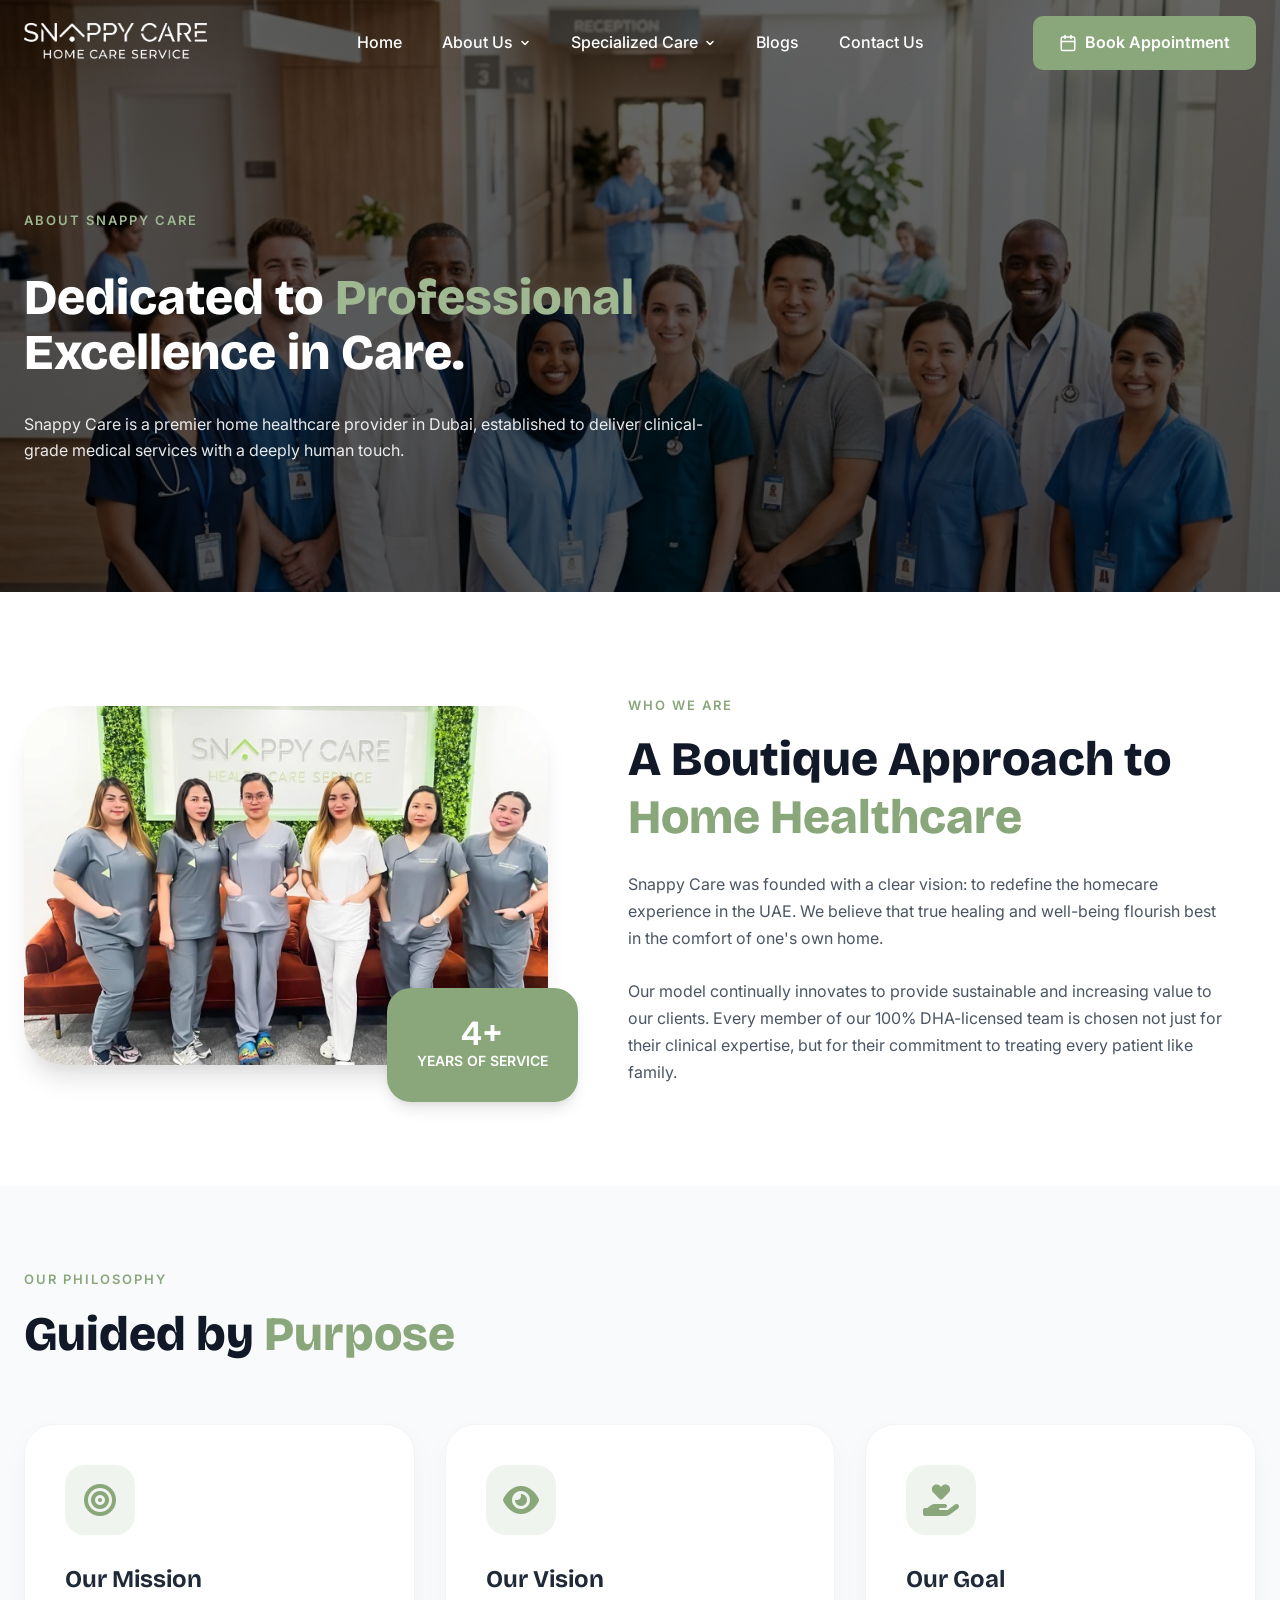
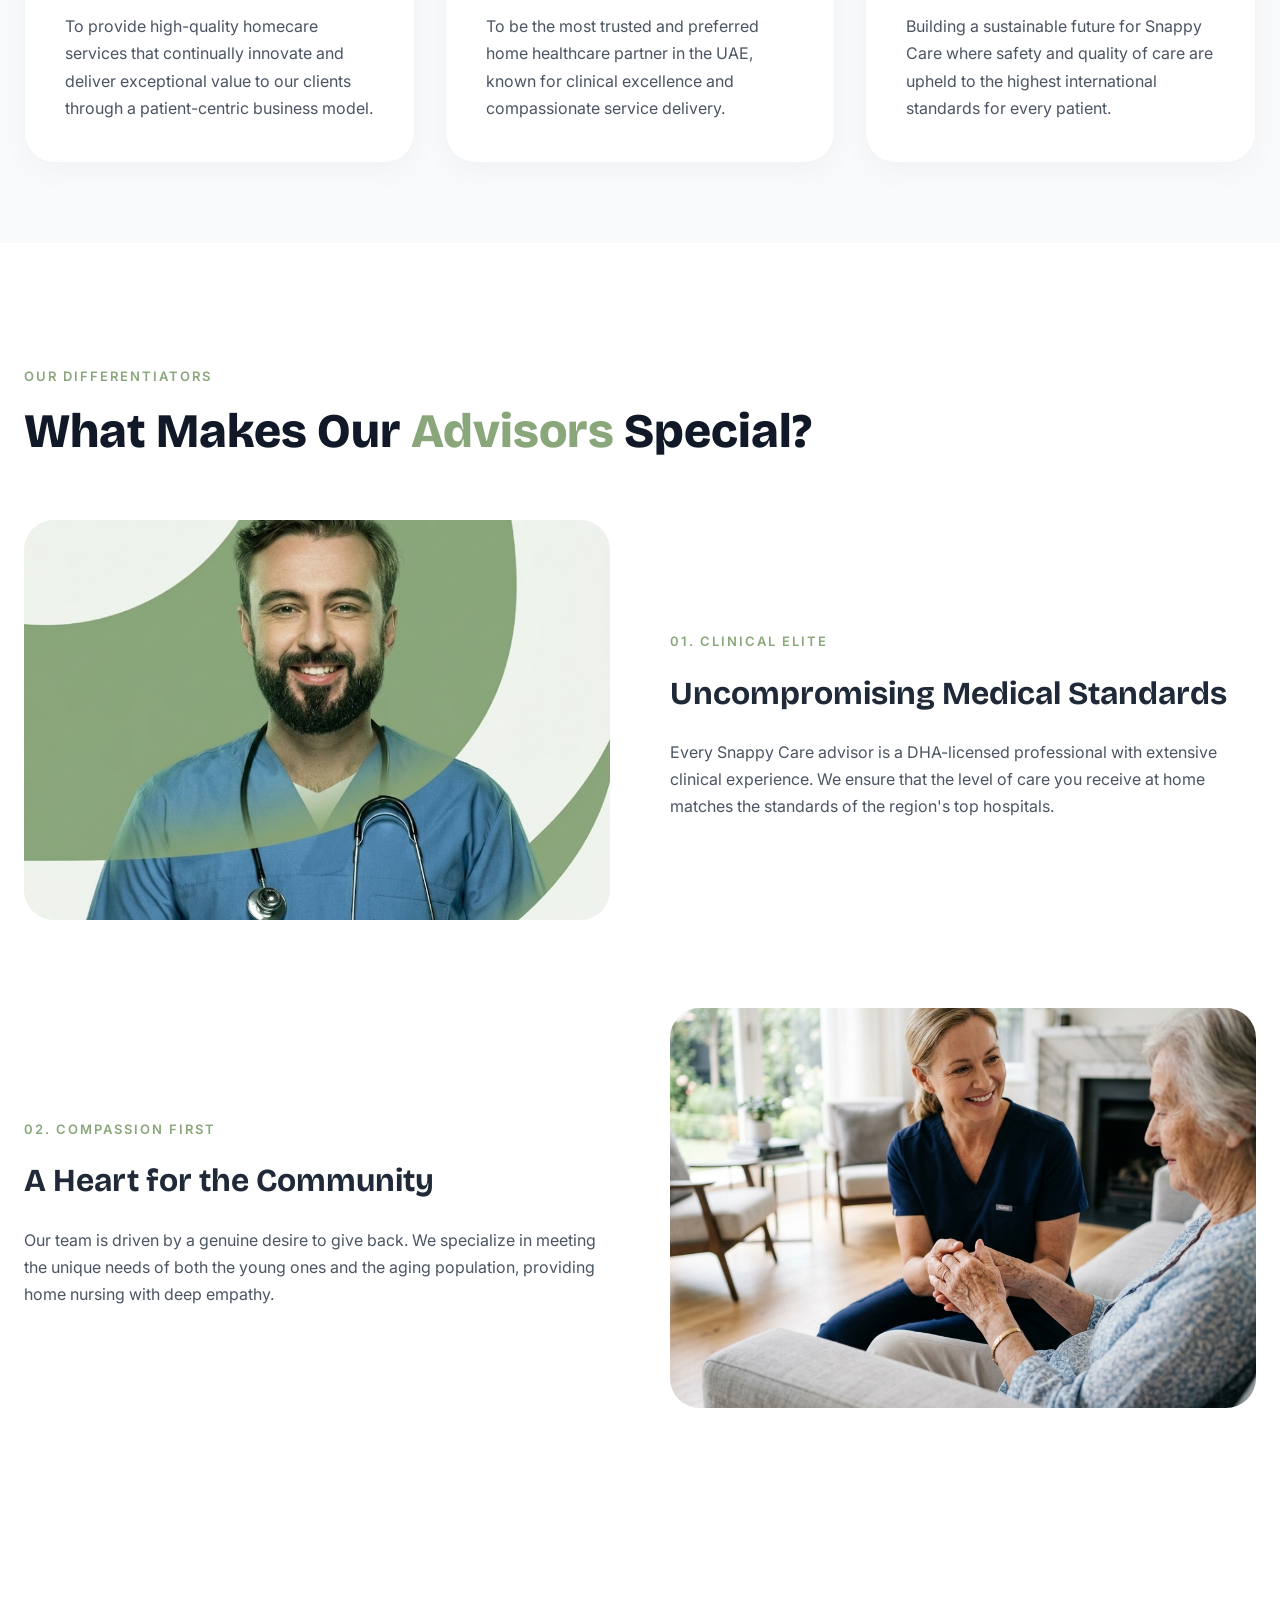
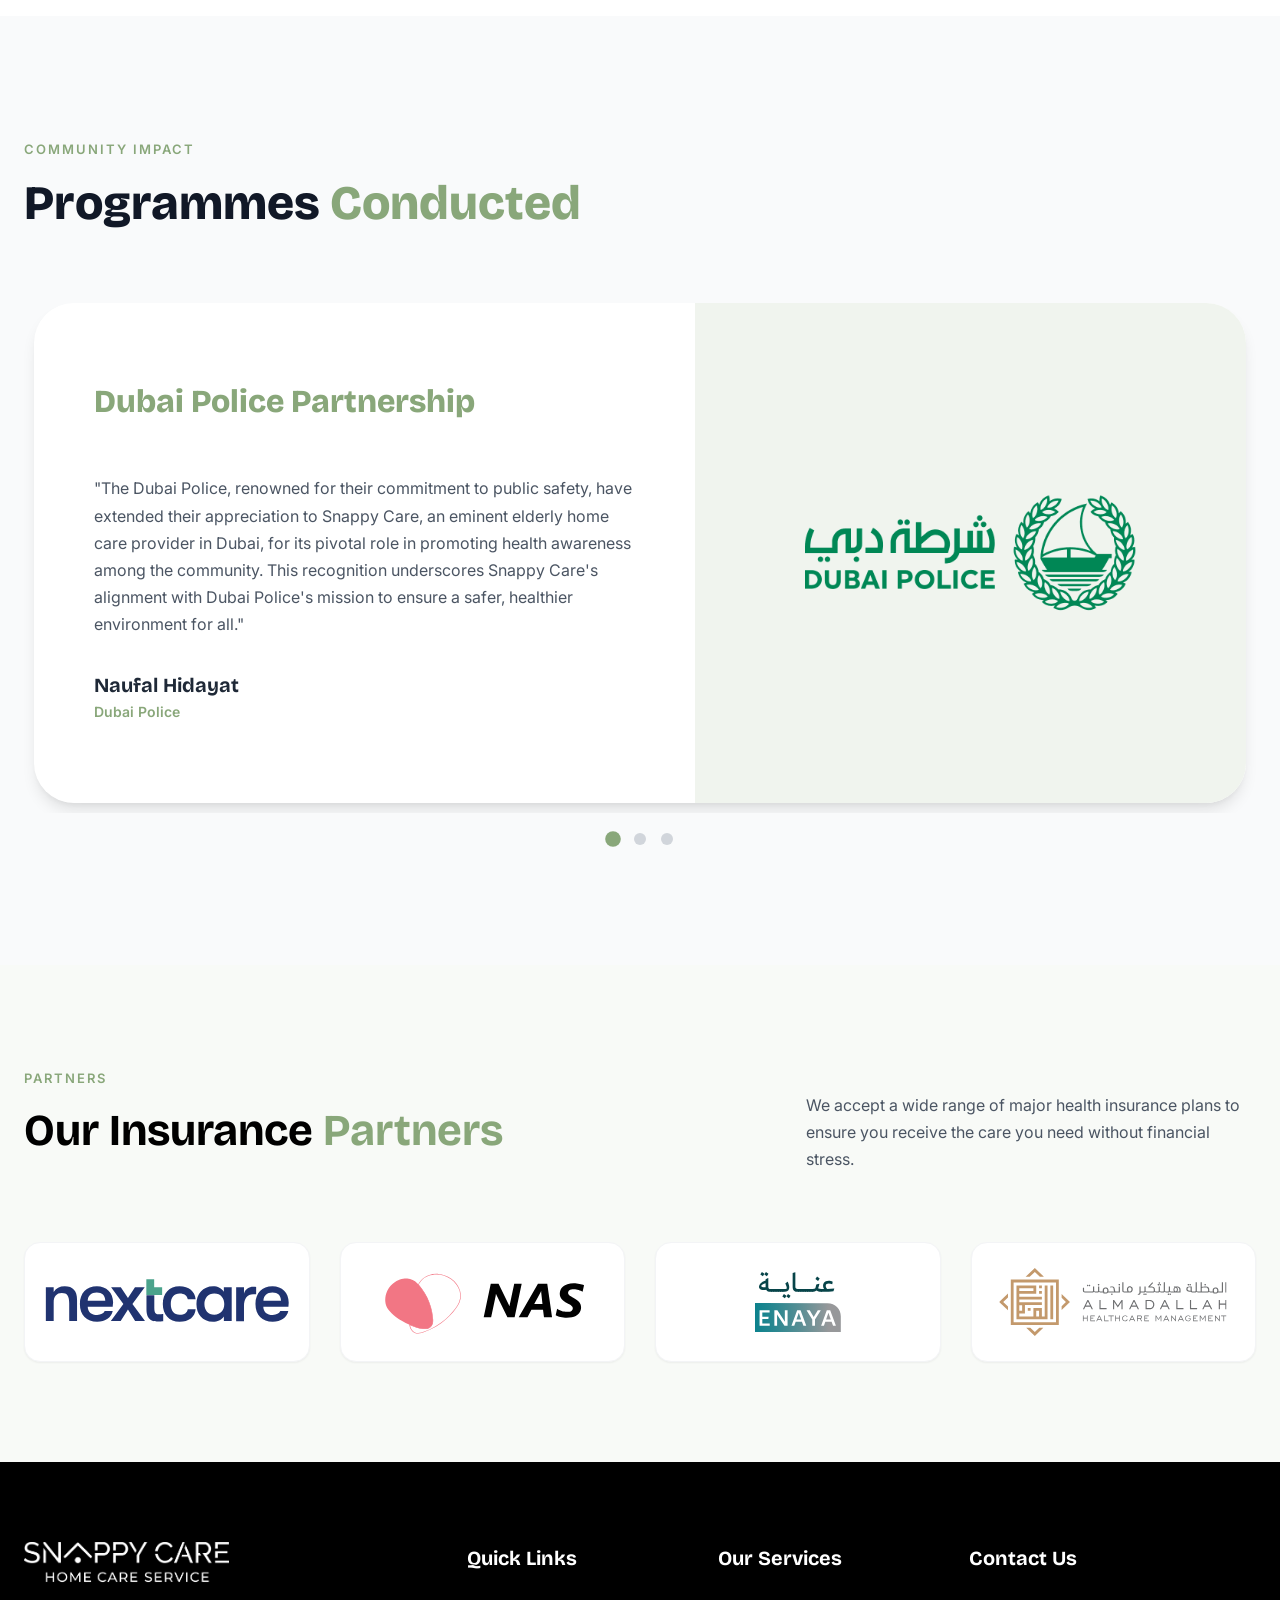
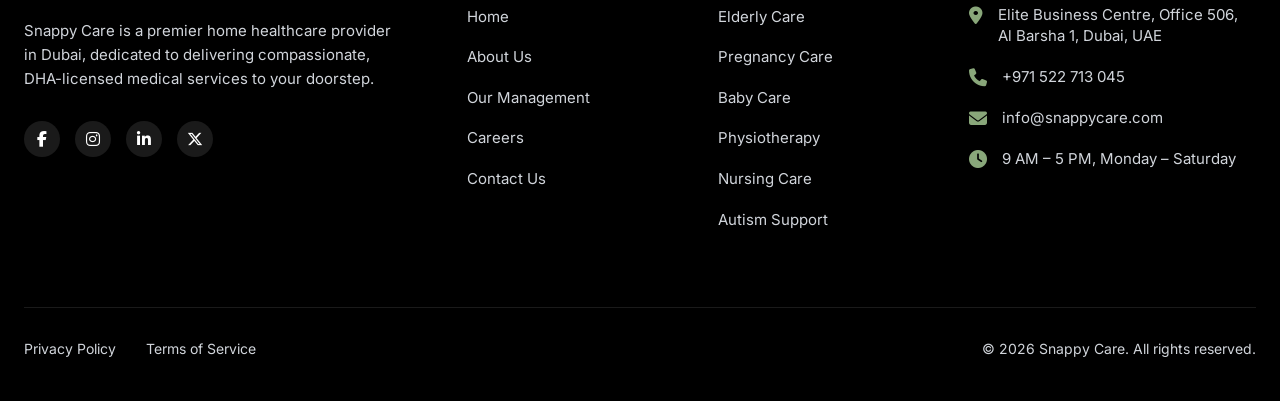
<file: about.html>
<!DOCTYPE html>
<html lang="en">
<head>
    <meta charset="UTF-8">
    <meta name="viewport" content="width=device-width, initial-scale=1.0">
    <title>About Us - Snappy Care</title>
    <link rel="preconnect" href="https://fonts.googleapis.com">
    <link rel="preconnect" href="https://fonts.gstatic.com" crossorigin>
    <link href="https://fonts.googleapis.com/css2?family=Bricolage+Grotesque:wght@400;500;600;700;800&family=Inter:wght@300;400;500;600&display=swap" rel="stylesheet">
    <link rel="stylesheet" href="styles.css">
    <link rel="icon" type="image/svg+xml" href="assets/favicon_snappycare.png">
    <link rel="stylesheet" href="https://cdnjs.cloudflare.com/ajax/libs/font-awesome/6.5.1/css/all.min.css">
</head>
<body>
    <!-- Header -->
    <header class="header">
        <div class="container">
            <div class="header-content">
                <div class="logo">
                    <a href="index.html">
                        <img src="assets/Snappy_Care.png" alt="Snappy Care" class="logo-default">
                        <img src="assets/colored logo.svg" alt="Snappy Care" class="logo-sticky">
                    </a>
                </div>
                
                <nav class="nav">
                    <ul class="nav-menu">
                        <li class="nav-item">
                            <a href="index.html" class="nav-link">Home</a>
                        </li>
                        <li class="nav-item dropdown active">
                            <a href="about.html" class="nav-link">
                                About Us
                                <svg class="dropdown-icon" width="12" height="12" viewBox="0 0 12 12" fill="none">
                                    <path d="M3 4.5L6 7.5L9 4.5" stroke="currentColor" stroke-width="1.5" stroke-linecap="round" stroke-linejoin="round"/>
                                </svg>
                            </a>
                            <ul class="dropdown-menu">
                                <li><a href="about.html" class="dropdown-link">Our Company</a></li>
                                <li><a href="management.html#chairman" class="dropdown-link">Chairman Message</a></li>
                                <li><a href="management.html#team" class="dropdown-link">Our Management</a></li>
                                <li><a href="careers.html" class="dropdown-link">Careers</a></li>
                            </ul>
                        </li>
                        <li class="nav-item dropdown">
                            <a href="index.html#care" class="nav-link">
                                Specialized Care
                                <svg class="dropdown-icon" width="12" height="12" viewBox="0 0 12 12" fill="none">
                                    <path d="M3 4.5L6 7.5L9 4.5" stroke="currentColor" stroke-width="1.5" stroke-linecap="round" stroke-linejoin="round"/>
                                </svg>
                            </a>
                            <ul class="dropdown-menu">
                                <li><a href="services.html" class="dropdown-link">Elderly Care</a></li>
                                <li><a href="#" class="dropdown-link">Pregnancy Care</a></li>
                                <li><a href="#" class="dropdown-link">Baby Care</a></li>
                                <li><a href="#" class="dropdown-link">Physiotherapy Care</a></li>
                                <li><a href="#" class="dropdown-link">Nursing Care</a></li>
                            </ul>
                        </li>
                        <li class="nav-item">
                            <a href="index.html#insights" class="nav-link">Blogs</a>
                        </li>
                        <li class="nav-item">
                            <a href="contact.html" class="nav-link">Contact Us</a>
                        </li>
                    </ul>
                </nav>

                <div class="header-cta">
                    <a href="contact.html" class="btn-primary">
                        <svg width="18" height="18" viewBox="0 0 24 24" fill="none" stroke="currentColor" stroke-width="2" stroke-linecap="round" stroke-linejoin="round">
                            <rect x="3" y="4" width="18" height="18" rx="2" ry="2"></rect>
                            <line x1="16" y1="2" x2="16" y2="6"></line>
                            <line x1="8" y1="2" x2="8" y2="6"></line>
                            <line x1="3" y1="10" x2="21" y2="10"></line>
                        </svg>
                        <span>Book Appointment</span>
                    </a>
                </div>

                <button class="mobile-menu-toggle" aria-label="Toggle menu">
                    <span></span>
                    <span></span>
                    <span></span>
                </button>
            </div>
        </div>
    </header>

    <!-- Page Header (Standard) -->
    <section class="page-header about-page-header">
        <div class="container">
            <div class="page-header-content">
                <span class="section-subtitle">ABOUT SNAPPY CARE</span>
                <h1 class="page-title">Dedicated to <span class="highlight">Professional</span> Excellence in Care.</h1>
                <p class="section-description">
                    Snappy Care is a premier home healthcare provider in Dubai, established to deliver clinical-grade medical services with a deeply human touch.
                </p>
            </div>
        </div>
    </section>

    <!-- Introduction Section -->
    <section class="about-intro-section">
        <div class="container">
            <div class="about-intro-grid">
                <div class="about-intro-image">
                    <img src="assets/aboutus_front.webp" alt="Snappy Care Professional Team">
                    <div class="experience-float-badge">
                        <h3>4+</h3>
                        <p>Years of Service</p>
                    </div>
                </div>
                <div class="about-intro-content">
                    <span class="section-subtitle">WHO WE ARE</span>
                    <h2 class="section-title">A Boutique Approach to <span class="highlight">Home Healthcare</span></h2>
                    <p class="section-description">
                        Snappy Care was founded with a clear vision: to redefine the homecare experience in the UAE. We believe that true healing and well-being flourish best in the comfort of one's own home. 
                    </p><br>
                    <p class="section-description">
                        Our model continually innovates to provide sustainable and increasing value to our clients. Every member of our 100% DHA-licensed team is chosen not just for their clinical expertise, but for their commitment to treating every patient like family.
                    </p>
                </div>
            </div>
        </div>
    </section>

    <!-- Mission/Vision Pillars -->
    <section class="pillars-section">
        <div class="container">
            <div class="section-header text-center">
                <span class="section-subtitle">OUR PHILOSOPHY</span>
                <h2 class="section-title">Guided by <span class="highlight">Purpose</span></h2>
            </div>
            <div class="pillars-grid">
                <div class="pillar-card reveal reveal-delay-1">
                    <div class="pillar-icon"><i class="fa-solid fa-bullseye"></i></div>
                    <h3>Our Mission</h3>
                    <p>To provide high-quality homecare services that continually innovate and deliver exceptional value to our clients through a patient-centric business model.</p>
                </div>
                <div class="pillar-card reveal reveal-delay-2">
                    <div class="pillar-icon"><i class="fa-solid fa-eye"></i></div>
                    <h3>Our Vision</h3>
                    <p>To be the most trusted and preferred home healthcare partner in the UAE, known for clinical excellence and compassionate service delivery.</p>
                </div>
                <div class="pillar-card reveal reveal-delay-3">
                    <div class="pillar-icon"><i class="fa-solid fa-hand-holding-heart"></i></div>
                    <h3>Our Goal</h3>
                    <p>Building a sustainable future for Snappy Care where safety and quality of care are upheld to the highest international standards for every patient.</p>
                </div>
            </div>
        </div>
    </section>

    <!-- Why Special Section -->
    <section class="feature-highlight-section">
        <div class="container">
            <div class="section-header text-center">
                <span class="section-subtitle">OUR DIFFERENTIATORS</span>
                <h2 class="section-title">What Makes Our <span class="highlight">Advisors</span> Special?</h2>
            </div>
            
            <div class="feature-list">
                <!-- Feature 1 -->
                <div class="feature-row">
                    <div class="feature-img">
                        <img src="assets/Photo 1.png" alt="Clinical Expertise">
                    </div>
                    <div class="feature-text">
                        <span class="section-subtitle">01. CLINICAL ELITE</span>
                        <h3>Uncompromising Medical Standards</h3>
                        <p class="section-description">
                            Every Snappy Care advisor is a DHA-licensed professional with extensive clinical experience. We ensure that the level of care you receive at home matches the standards of the region's top hospitals.
                        </p>
                    </div>
                </div>

                <!-- Feature 2 -->
                <div class="feature-row">
                    <div class="feature-img">
                        <img src="assets/blog_elderly.png" alt="Compassionate Care">
                    </div>
                    <div class="feature-text">
                        <span class="section-subtitle">02. COMPASSION FIRST</span>
                        <h3>A Heart for the Community</h3>
                        <p class="section-description">
                            Our team is driven by a genuine desire to give back. We specialize in meeting the unique needs of both the young ones and the aging population, providing home nursing with deep empathy.
                        </p>
                    </div>
                </div>
            </div>
        </div>
    </section>

    <!-- Community Programmes Slider -->
    <section class="community-programmes">
        <div class="container">
            <div class="section-header text-center">
                <span class="section-subtitle">COMMUNITY IMPACT</span>
                <h2 class="section-title">Programmes <span class="highlight">Conducted</span></h2>
            </div>

            <div class="community-slider-container">
                <div class="community-slider-wrapper">
                    <div class="community-slider-track">
                        <!-- Slide 1: Dubai Police -->
                        <div class="community-slide">
                            <div class="community-impact-card">
                                <div class="community-impact-content">
                                    <h3 class="section-title" style="font-size: 32px; color: var(--primary-color);">Dubai Police Partnership</h3>
                                    <p class="section-description">
                                        "The Dubai Police, renowned for their commitment to public safety, have extended their appreciation to Snappy Care, an eminent elderly home care provider in Dubai, for its pivotal role in promoting health awareness among the community. This recognition underscores Snappy Care's alignment with Dubai Police's mission to ensure a safer, healthier environment for all."
                                    </p>
                                    <div class="appreciation-attribution">
                                        <h4 style="font-family: var(--font-heading); font-size: 20px; margin-bottom: 0;">Naufal Hidayat</h4>
                                        <p style="color: var(--primary-color); font-weight: 600; font-size: 14px;">Dubai Police</p>
                                    </div>
                                </div>
                                <div class="community-impact-image">
                                    <img src="assets/Dubai Police.png" alt="Dubai Police Logo">
                                </div>
                            </div>
                        </div>

                        <!-- Slide 2: DHA -->
                        <div class="community-slide">
                            <div class="community-impact-card">
                                <div class="community-impact-content">
                                    <h3 class="section-title" style="font-size: 32px; color: var(--primary-color);">DHA Collaboration</h3>
                                    <p class="section-description">
                                        Snappy Care proudly collaborates with the Dubai Health Authority on impactful CSR initiatives, focusing on community well-being through health promotions, medical camps, and home care volunteerism. By merging expertise with DHA’s resources, we strive to advance accessible healthcare, uplifting underserved groups.
                                    </p>
                                    <div class="appreciation-attribution">
                                        <h4 style="font-family: var(--font-heading); font-size: 20px; margin-bottom: 0;">Clinical Excellence</h4>
                                        <p style="color: var(--primary-color); font-weight: 600; font-size: 14px;">Dubai Health Authority</p>
                                    </div>
                                </div>
                                <div class="community-impact-image">
                                    <img src="assets/dha.svg" alt="Dubai Health Authority Logo" style="width: 60%;">
                                </div>
                            </div>
                        </div>

                        <!-- Slide 3: CDA / Govt of Dubai -->
                        <div class="community-slide">
                            <div class="community-impact-card">
                                <div class="community-impact-content">
                                    <h3 class="section-title" style="font-size: 28px; margin-bottom: 30px; color: var(--primary-color);">Government & CDA Partnerships</h3>
                                    <p class="section-description">
                                        Snappy Care collaborates with the Government of Dubai and the Community Development Authority on CSR campaigns, targeting eldercare, child welfare, and disability inclusion. Together, we empower the community, fostering health equity and enacting positive change across Dubai’s diverse populace.
                                    </p>
                                    <div class="appreciation-attribution">
                                        <h4 style="font-family: var(--font-heading); font-size: 20px; margin-bottom: 0;">Community Development</h4>
                                        <p style="color: var(--primary-color); font-weight: 600; font-size: 14px;">Government of Dubai & CDA</p>
                                    </div>
                                </div>
                                <div class="community-impact-image">
                                    <div style="display: flex; flex-direction: column; align-items: center; gap: 30px; width: 100%;">
                                        <img src="assets/cda.svg" alt="CDA Logo" style="width: 70%; max-height: 80px; object-fit: contain;">
                                        <img src="assets/Government_of_Dubai_logo.svg" alt="Government of Dubai Logo" style="width: 70%; max-height: 80px; object-fit: contain;">
                                    </div>
                                </div>
                            </div>
                        </div>
                    </div>
                </div>

                <div class="community-slider-nav">
                    <span class="slider-dot active" data-index="0"></span>
                    <span class="slider-dot" data-index="1"></span>
                    <span class="slider-dot" data-index="2"></span>
                </div>
            </div>
        </div>
    </section>

    <!-- Insurance Partners Section -->
    <section class="insurance" id="insurance">
        <div class="container">
            <div class="insurance-header">
                <div class="insurance-title-area">
                    <div class="insurance-subtitle section-subtitle">
                        <span>Partners</span>
                    </div>
                    <h2 class="insurance-title section-title">Our Insurance <span>Partners</span></h2>
                </div>
                <div class="insurance-desc-area section-description">
                    <p>We accept a wide range of major health insurance plans to ensure you receive the care you need without financial stress.</p>
                </div>
            </div>

            <div class="insurance-grid">
                <div class="insurance-logo">
                    <img src="assets/nextcare.svg" alt="Nextcare">
                </div>
                <div class="insurance-logo">
                    <img src="assets/nas.svg" alt="NAS">
                </div>
                <div class="insurance-logo">
                    <img src="assets/enaya.svg" alt="Enaya">
                </div>
                <div class="insurance-logo">
                    <img src="assets/almadallah insurance.svg" alt="Almadallah">
                </div>
            </div>
        </div>
    </section>

    <!-- Footer -->
    <footer class="footer">
        <div class="container">
            <div class="footer-top">
                <div class="footer-column footer-brand">
                    <div class="footer-logo">
                        <img src="assets/Snappy_Care.png" alt="Snappy Care Logo">
                    </div>
                    <p class="footer-about">
                        Snappy Care is a premier home healthcare provider in Dubai, dedicated to delivering compassionate, DHA-licensed medical services to your doorstep.
                    </p>
                    <div class="footer-social">
                        <a href="https://www.facebook.com/snappycare/"><i class="fa-brands fa-facebook-f"></i></a>
                        <a href="https://www.instagram.com/snappycare/"><i class="fa-brands fa-instagram"></i></a>
                        <a href="https://www.linkedin.com/company/snappycare/"><i class="fa-brands fa-linkedin-in"></i></a>
                        <a href="https://twitter.com/snappycare/"><i class="fa-brands fa-x-twitter"></i></a>
                    </div>
                </div>

                <div class="footer-column">
                    <h4 class="footer-title">Quick Links</h4>
                    <ul class="footer-links">
                        <li><a href="index.html">Home</a></li>
                        <li><a href="about.html">About Us</a></li>
                        <li><a href="management.html">Our Management</a></li>
                        <li><a href="careers.html">Careers</a></li>
                        <li><a href="contact.html">Contact Us</a></li>
                    </ul>
                </div>

                <div class="footer-column">
                    <h4 class="footer-title">Our Services</h4>
                    <ul class="footer-links">
                        <li><a href="services.html">Elderly Care</a></li>
                        <li><a href="#">Pregnancy Care</a></li>
                        <li><a href="#">Baby Care</a></li>
                        <li><a href="#">Physiotherapy</a></li>
                        <li><a href="#">Nursing Care</a></li>
                        <li><a href="#">Autism Support</a></li>
                    </ul>
                </div>

                <div class="footer-column">
                    <h4 class="footer-title">Contact Us</h4>
                    <ul class="footer-contact">
                        <li>
                            <i class="fa-solid fa-location-dot"></i>
                            <span>Elite Business Centre, Office 506,<br>Al Barsha 1, Dubai, UAE</span>
                        </li>
                        <li>
                            <i class="fa-solid fa-phone"></i>
                            <span>+971 522 713 045</span>
                        </li>
                        <li>
                            <i class="fa-solid fa-envelope"></i>
                            <span>info@snappycare.com</span>
                        </li>
                        <li>
                            <i class="fa-solid fa-clock"></i>
                            <span>9 AM – 5 PM, Monday – Saturday</span>
                        </li>
                    </ul>
                </div>
            </div>

            <div class="footer-bottom">
                <div class="footer-legal">
                    <a href="privacy-policy.html">Privacy Policy</a>
                    <a href="#">Terms of Service</a>
                </div>
                <p>&copy; 2026 Snappy Care. All rights reserved.</p>
            </div>
        </div>
    </footer>

    <script src="script.js"></script>
</body>
</html>
</file>
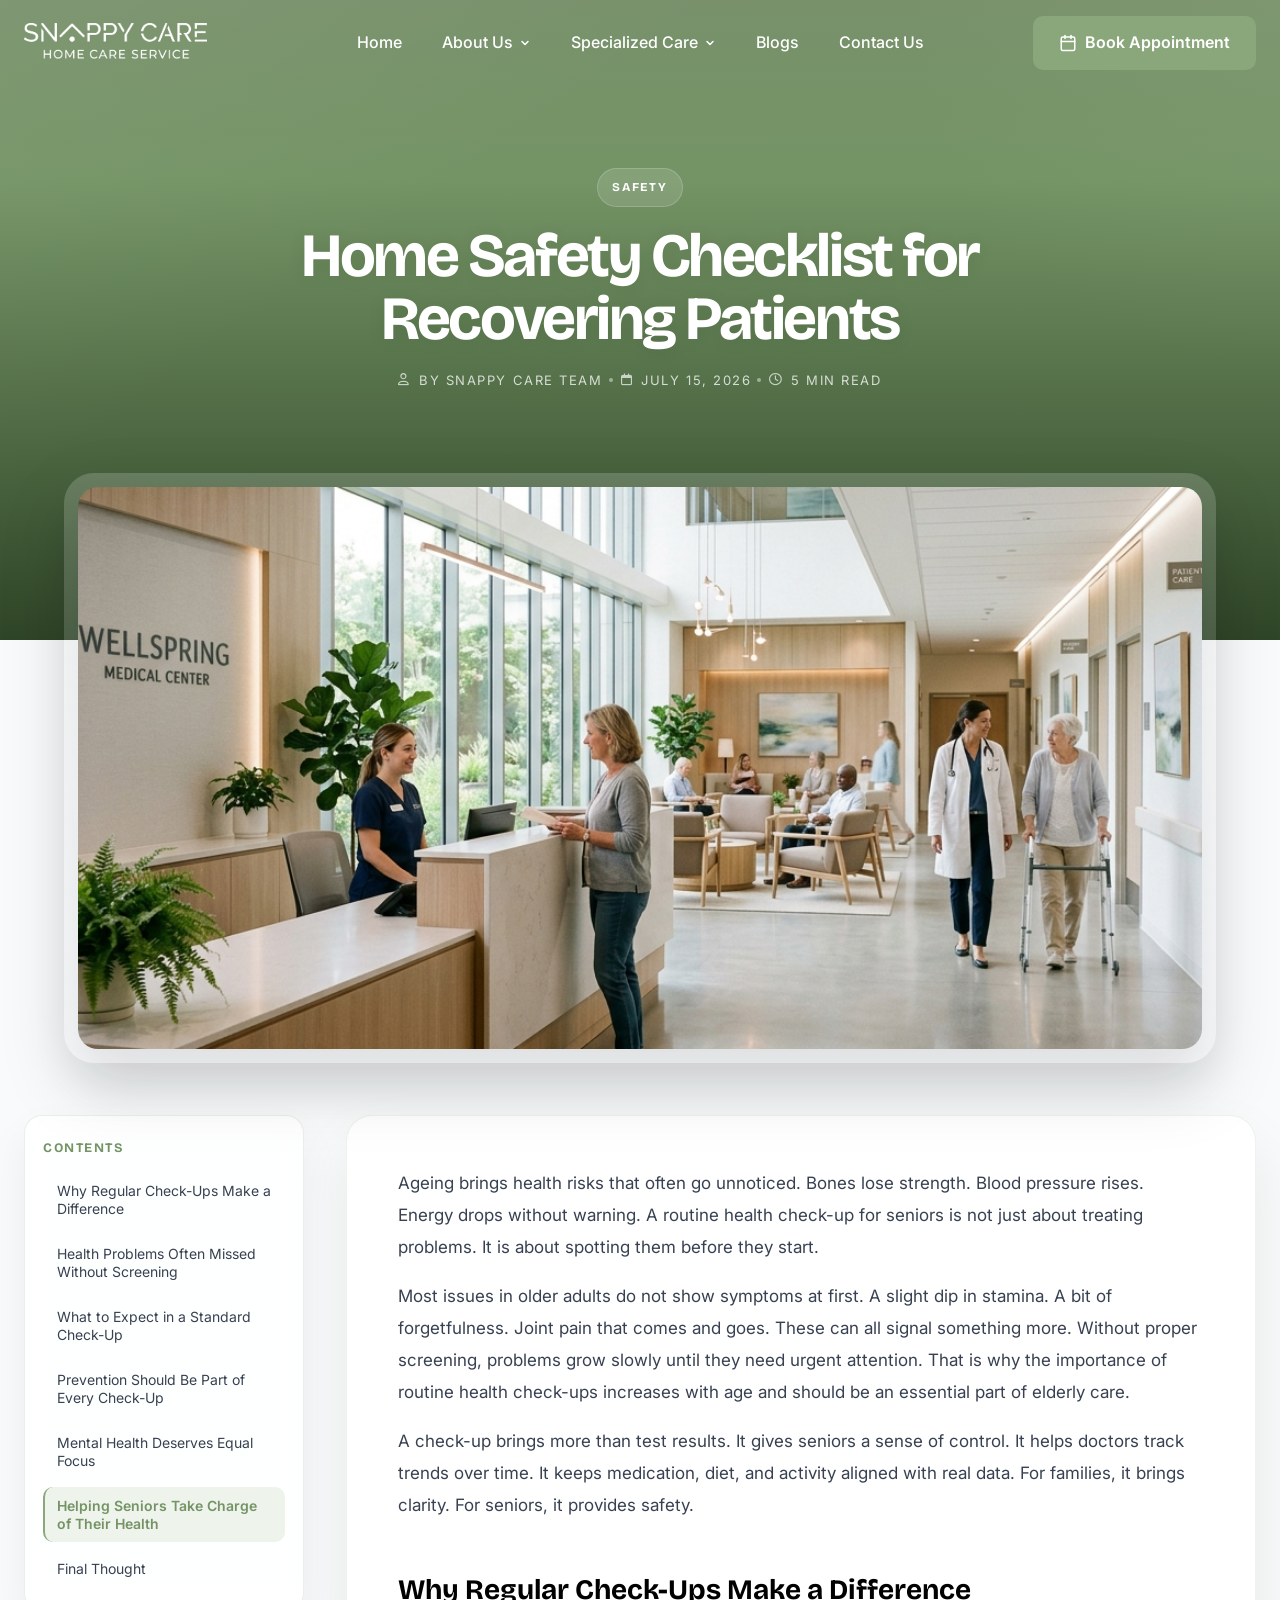
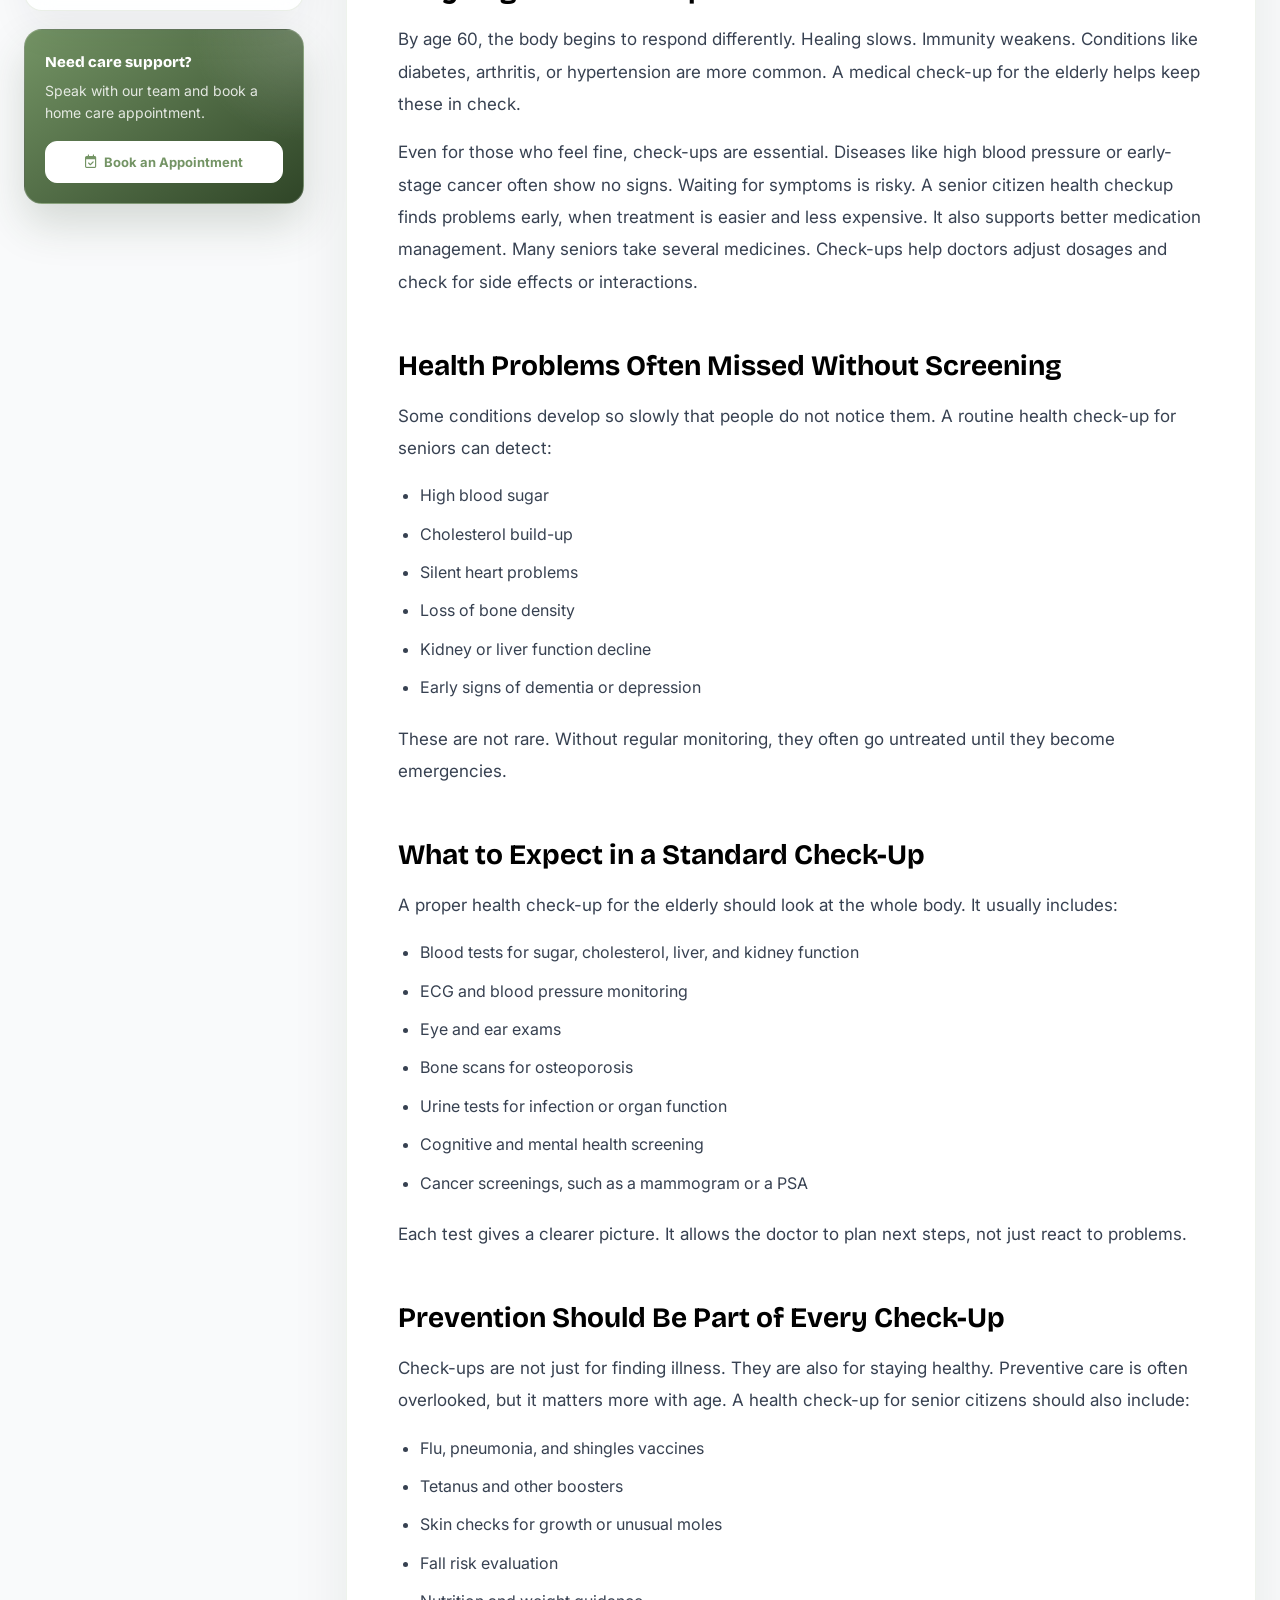
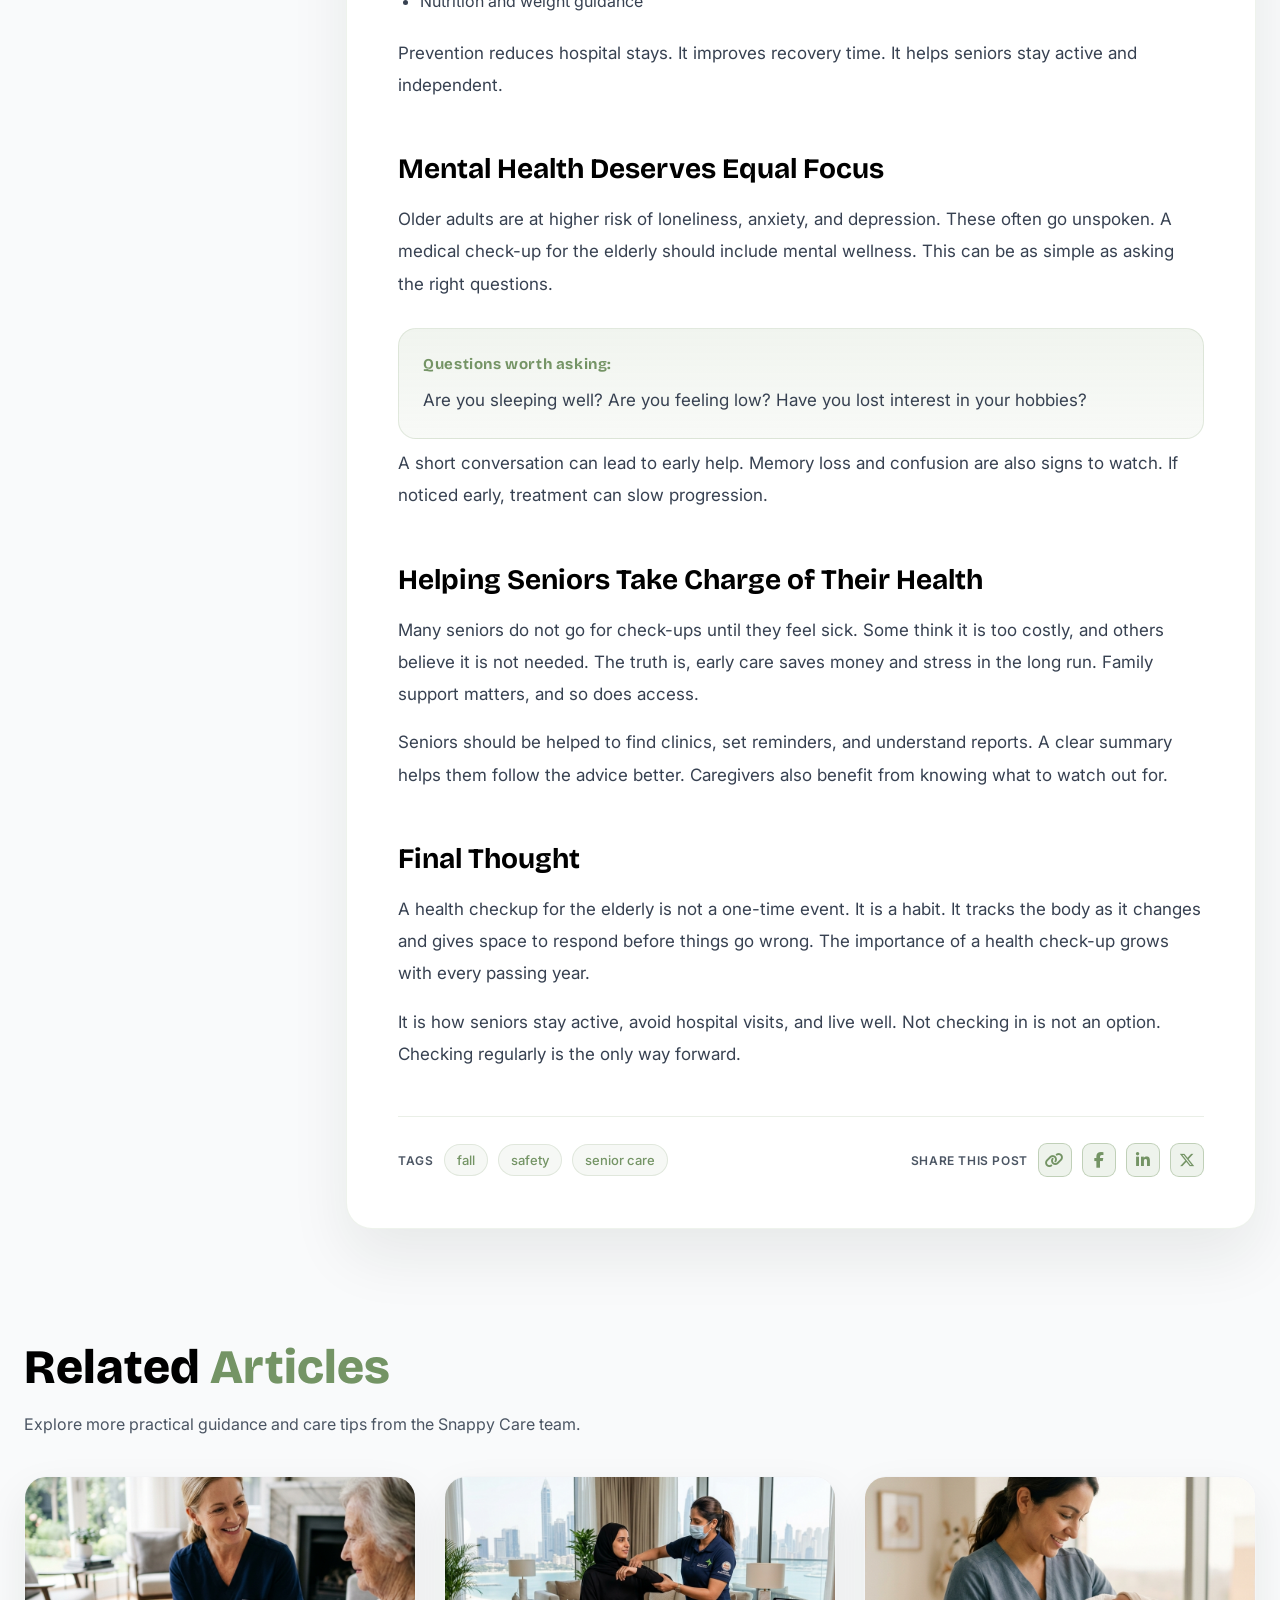
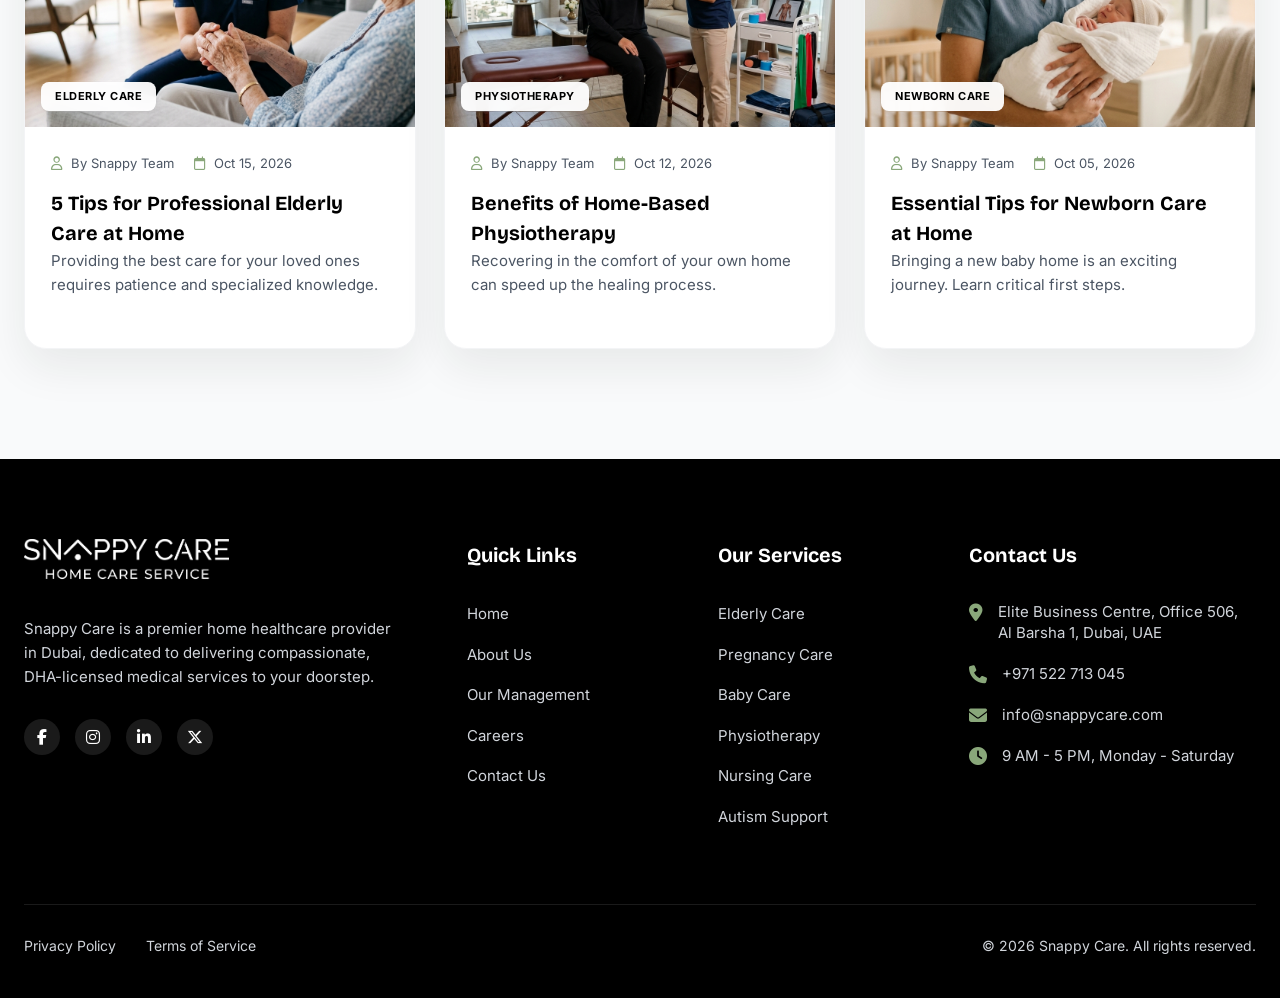
<file: blog-post.html>
<!DOCTYPE html>
<html lang="en">
<head>
    <meta charset="UTF-8">
    <meta name="viewport" content="width=device-width, initial-scale=1.0">
    <title>Fall Prevention Tips Keep Senior Homes Safer | Snappy Care</title>
    <meta name="description" content="Practical home safety recommendations from Snappy Care to reduce fall risk for seniors and support safer daily living.">
    <link rel="preconnect" href="https://fonts.googleapis.com">
    <link rel="preconnect" href="https://fonts.gstatic.com" crossorigin>
    <link href="https://fonts.googleapis.com/css2?family=Bricolage+Grotesque:wght@400;500;600;700;800&family=Inter:wght@300;400;500;600&display=swap" rel="stylesheet">
    <link rel="stylesheet" href="styles.css">
    <link rel="icon" type="image/png" href="assets/favicon_snappycare.png">
    <link rel="stylesheet" href="https://cdnjs.cloudflare.com/ajax/libs/font-awesome/6.5.1/css/all.min.css">
</head>
<body>
    <header class="header">
        <div class="container">
            <div class="header-content">
                <div class="logo">
                    <a href="index.html">
                        <img src="assets/Snappy_Care.png" alt="Snappy Care" class="logo-default">
                        <img src="assets/colored logo.svg" alt="Snappy Care" class="logo-sticky">
                    </a>
                </div>

                <nav class="nav">
                    <ul class="nav-menu">
                        <li class="nav-item"><a href="index.html" class="nav-link">Home</a></li>
                        <li class="nav-item dropdown">
                            <a href="about.html" class="nav-link">
                                About Us
                                <svg class="dropdown-icon" width="12" height="12" viewBox="0 0 12 12" fill="none">
                                    <path d="M3 4.5L6 7.5L9 4.5" stroke="currentColor" stroke-width="1.5" stroke-linecap="round" stroke-linejoin="round"/>
                                </svg>
                            </a>
                            <ul class="dropdown-menu">
                                <li><a href="about.html" class="dropdown-link">Our Company</a></li>
                                <li><a href="management.html#chairman" class="dropdown-link">Chairman Message</a></li>
                                <li><a href="management.html#team" class="dropdown-link">Our Management</a></li>
                                <li><a href="careers.html" class="dropdown-link">Careers</a></li>
                            </ul>
                        </li>
                        <li class="nav-item dropdown">
                            <a href="index.html#care" class="nav-link">
                                Specialized Care
                                <svg class="dropdown-icon" width="12" height="12" viewBox="0 0 12 12" fill="none">
                                    <path d="M3 4.5L6 7.5L9 4.5" stroke="currentColor" stroke-width="1.5" stroke-linecap="round" stroke-linejoin="round"/>
                                </svg>
                            </a>
                            <ul class="dropdown-menu">
                                <li><a href="services.html" class="dropdown-link">Elderly Care</a></li>
                                <li><a href="#" class="dropdown-link">Pregnancy Care</a></li>
                                <li><a href="#" class="dropdown-link">Baby Care</a></li>
                                <li><a href="#" class="dropdown-link">Physiotherapy Care</a></li>
                                <li><a href="#" class="dropdown-link">Nursing Care</a></li>
                            </ul>
                        </li>
                        <li class="nav-item active"><a href="blogs.html" class="nav-link">Blogs</a></li>
                        <li class="nav-item"><a href="contact.html" class="nav-link">Contact Us</a></li>
                    </ul>
                </nav>

                <div class="header-cta">
                    <a href="contact.html" class="btn-primary">
                        <svg width="18" height="18" viewBox="0 0 24 24" fill="none" stroke="currentColor" stroke-width="2" stroke-linecap="round" stroke-linejoin="round">
                            <rect x="3" y="4" width="18" height="18" rx="2" ry="2"></rect>
                            <line x1="16" y1="2" x2="16" y2="6"></line>
                            <line x1="8" y1="2" x2="8" y2="6"></line>
                            <line x1="3" y1="10" x2="21" y2="10"></line>
                        </svg>
                        <span>Book Appointment</span>
                    </a>
                </div>

                <button class="mobile-menu-toggle" aria-label="Toggle menu">
                    <span></span>
                    <span></span>
                    <span></span>
                </button>
            </div>
        </div>
    </header>

    <main class="blog-post-page">
        <section class="blog-post-hero">
            <div class="container blog-post-hero-inner">
                <div class="blog-post-hero-copy">
                    <span class="blog-post-chip">Safety</span>
                    <h1 class="blog-post-title">Home Safety Checklist for Recovering Patients</h1>
                    <div class="blog-post-meta">
                        <span><i class="fa-regular fa-user"></i> By Snappy Care Team</span>
                        <span><i class="fa-regular fa-calendar"></i> July 15, 2026</span>
                        <span><i class="fa-regular fa-clock"></i> 5 min read</span>
                    </div>
                </div>
            </div>
        </section>

        <section class="blog-post-cover">
            <div class="container">
                <div class="blog-post-cover-frame">
                    <img src="assets/featured_blog.png" alt="Caregiver supporting a senior woman with mobility exercise outdoors">
                </div>
            </div>
        </section>

        <section class="blog-post-content-wrap">
            <div class="container">
                <div class="blog-post-layout">
                    <aside class="blog-post-toc">
                        <div class="blog-toc-panel">
                            <p class="blog-toc-heading">Contents</p>
                            <ul id="blog-toc-list" class="blog-toc-list"></ul>
                        </div>
                        <div class="blog-toc-cta">
                            <span class="blog-toc-cta-label">Need care support?</span>
                            <p>Speak with our team and book a home care appointment.</p>
                            <button type="button" class="blog-toc-cta-button appointment-modal-trigger">
                                <i class="fa-regular fa-calendar-check"></i>
                                Book an Appointment
                            </button>
                        </div>
                    </aside>

                    <article class="blog-post-content" id="blog-post-content">
                        <p class="blog-post-lead">Ageing brings health risks that often go unnoticed. Bones lose strength. Blood pressure rises. Energy drops without warning. A routine health check-up for seniors is not just about treating problems. It is about spotting them before they start.</p>

                        <p>Most issues in older adults do not show symptoms at first. A slight dip in stamina. A bit of forgetfulness. Joint pain that comes and goes. These can all signal something more. Without proper screening, problems grow slowly until they need urgent attention. That is why the importance of routine health check-ups increases with age and should be an essential part of elderly care.</p>
                        <p>A check-up brings more than test results. It gives seniors a sense of control. It helps doctors track trends over time. It keeps medication, diet, and activity aligned with real data. For families, it brings clarity. For seniors, it provides safety.</p>

                        <h2>Why Regular Check-Ups Make a Difference</h2>
                        <p>By age 60, the body begins to respond differently. Healing slows. Immunity weakens. Conditions like diabetes, arthritis, or hypertension are more common. A medical check-up for the elderly helps keep these in check.</p>
                        <p>Even for those who feel fine, check-ups are essential. Diseases like high blood pressure or early-stage cancer often show no signs. Waiting for symptoms is risky. A senior citizen health checkup finds problems early, when treatment is easier and less expensive. It also supports better medication management. Many seniors take several medicines. Check-ups help doctors adjust dosages and check for side effects or interactions.</p>

                        <h2>Health Problems Often Missed Without Screening</h2>
                        <p>Some conditions develop so slowly that people do not notice them. A routine health check-up for seniors can detect:</p>
                        <ul class="blog-post-list">
                            <li>High blood sugar</li>
                            <li>Cholesterol build-up</li>
                            <li>Silent heart problems</li>
                            <li>Loss of bone density</li>
                            <li>Kidney or liver function decline</li>
                            <li>Early signs of dementia or depression</li>
                        </ul>
                        <p>These are not rare. Without regular monitoring, they often go untreated until they become emergencies.</p>

                        <h2>What to Expect in a Standard Check-Up</h2>
                        <p>A proper health check-up for the elderly should look at the whole body. It usually includes:</p>
                        <ul class="blog-post-list">
                            <li>Blood tests for sugar, cholesterol, liver, and kidney function</li>
                            <li>ECG and blood pressure monitoring</li>
                            <li>Eye and ear exams</li>
                            <li>Bone scans for osteoporosis</li>
                            <li>Urine tests for infection or organ function</li>
                            <li>Cognitive and mental health screening</li>
                            <li>Cancer screenings, such as a mammogram or a PSA</li>
                        </ul>
                        <p>Each test gives a clearer picture. It allows the doctor to plan next steps, not just react to problems.</p>

                        <h2>Prevention Should Be Part of Every Check-Up</h2>
                        <p>Check-ups are not just for finding illness. They are also for staying healthy. Preventive care is often overlooked, but it matters more with age. A health check-up for senior citizens should also include:</p>
                        <ul class="blog-post-list">
                            <li>Flu, pneumonia, and shingles vaccines</li>
                            <li>Tetanus and other boosters</li>
                            <li>Skin checks for growth or unusual moles</li>
                            <li>Fall risk evaluation</li>
                            <li>Nutrition and weight guidance</li>
                        </ul>
                        <p>Prevention reduces hospital stays. It improves recovery time. It helps seniors stay active and independent.</p>

                        <h2>Mental Health Deserves Equal Focus</h2>
                        <p>Older adults are at higher risk of loneliness, anxiety, and depression. These often go unspoken. A medical check-up for the elderly should include mental wellness. This can be as simple as asking the right questions.</p>
                        <div class="blog-post-callout">
                            <strong>Questions worth asking:</strong>
                            <p>Are you sleeping well? Are you feeling low? Have you lost interest in your hobbies?</p>
                        </div>
                        <p>A short conversation can lead to early help. Memory loss and confusion are also signs to watch. If noticed early, treatment can slow progression.</p>

                        <h2>Helping Seniors Take Charge of Their Health</h2>
                        <p>Many seniors do not go for check-ups until they feel sick. Some think it is too costly, and others believe it is not needed. The truth is, early care saves money and stress in the long run. Family support matters, and so does access.</p>
                        <p>Seniors should be helped to find clinics, set reminders, and understand reports. A clear summary helps them follow the advice better. Caregivers also benefit from knowing what to watch out for.</p>

                        <h2>Final Thought</h2>
                        <p>A health checkup for the elderly is not a one-time event. It is a habit. It tracks the body as it changes and gives space to respond before things go wrong. The importance of a health check-up grows with every passing year.</p>
                        <p>It is how seniors stay active, avoid hospital visits, and live well. Not checking in is not an option. Checking regularly is the only way forward.</p>

                        <footer class="blog-post-footer">
                            <div class="blog-post-tags">
                                <span>Tags</span>
                                <a href="#">fall</a>
                                <a href="#">safety</a>
                                <a href="#">senior care</a>
                            </div>
                            <div class="blog-post-share">
                                <span>Share this post</span>
                                <button type="button" class="blog-post-copy" id="blog-post-copy" aria-label="Copy post link" title="Copy post link">
                                    <i class="fa-solid fa-link"></i>
                                </button>
                                <a href="#" aria-label="Share on Facebook"><i class="fa-brands fa-facebook-f"></i></a>
                                <a href="#" aria-label="Share on LinkedIn"><i class="fa-brands fa-linkedin-in"></i></a>
                                <a href="#" aria-label="Share on X"><i class="fa-brands fa-x-twitter"></i></a>
                            </div>
                        </footer>
                    </article>
                </div>
            </div>
        </section>

        <section class="related-articles">
            <div class="container">
                <div class="related-articles-head">
                    <h2 class="section-title">Related <span>Articles</span></h2>
                    <p class="section-description">Explore more practical guidance and care tips from the Snappy Care team.</p>
                </div>

                <div class="related-articles-grid">
                    <article class="insight-card">
                        <div class="insight-image">
                            <img src="assets/blog_elderly.png" alt="Elderly Care">
                            <span class="card-category">Elderly Care</span>
                        </div>
                        <div class="insight-content">
                            <div class="insight-meta">
                                <span class="meta-item">
                                    <i class="fa-regular fa-user"></i> By Snappy Team
                                </span>
                                <span class="meta-item">
                                    <i class="fa-regular fa-calendar"></i> Oct 15, 2026
                                </span>
                            </div>
                            <h3 class="insight-title">
                                <a href="#">5 Tips for Professional Elderly Care at Home</a>
                            </h3>
                            <p class="insight-excerpt">
                                Providing the best care for your loved ones requires patience and specialized knowledge.
                            </p>
                        </div>
                    </article>

                    <article class="insight-card">
                        <div class="insight-image">
                            <img src="assets/blog_physio.png" alt="Physiotherapy">
                            <span class="card-category">Physiotherapy</span>
                        </div>
                        <div class="insight-content">
                            <div class="insight-meta">
                                <span class="meta-item">
                                    <i class="fa-regular fa-user"></i> By Snappy Team
                                </span>
                                <span class="meta-item">
                                    <i class="fa-regular fa-calendar"></i> Oct 12, 2026
                                </span>
                            </div>
                            <h3 class="insight-title">
                                <a href="#">Benefits of Home-Based Physiotherapy</a>
                            </h3>
                            <p class="insight-excerpt">
                                Recovering in the comfort of your own home can speed up the healing process.
                            </p>
                        </div>
                    </article>

                    <article class="insight-card">
                        <div class="insight-image">
                            <img src="assets/blog_newborn.png" alt="Newborn Care">
                            <span class="card-category">Newborn Care</span>
                        </div>
                        <div class="insight-content">
                            <div class="insight-meta">
                                <span class="meta-item">
                                    <i class="fa-regular fa-user"></i> By Snappy Team
                                </span>
                                <span class="meta-item">
                                    <i class="fa-regular fa-calendar"></i> Oct 05, 2026
                                </span>
                            </div>
                            <h3 class="insight-title">
                                <a href="#">Essential Tips for Newborn Care at Home</a>
                            </h3>
                            <p class="insight-excerpt">
                                Bringing a new baby home is an exciting journey. Learn critical first steps.
                            </p>
                        </div>
                    </article>
                </div>
            </div>
        </section>
    </main>

    <div class="modal-overlay appointment-modal" id="appointmentModal" aria-hidden="true">
        <div class="modal-container appointment-modal-container" role="dialog" aria-modal="true" aria-labelledby="appointmentModalTitle">
            <button type="button" class="modal-close" id="appointmentModalClose" aria-label="Close appointment form">&times;</button>
            <div class="modal-header appointment-modal-header">
                <h2 id="appointmentModalTitle">Book an <span>Appointment</span></h2>
                <p>Fill out the form below and our team will get back to you within 24 hours.</p>
            </div>

            <form id="appointment-form" class="contact-form appointment-form">
                <div class="form-row">
                    <div class="form-group">
                        <label for="appointment-name">Full Name</label>
                        <input type="text" id="appointment-name" name="name" placeholder="Enter your name" required>
                    </div>
                    <div class="form-group">
                        <label for="appointment-email">Email Address</label>
                        <input type="email" id="appointment-email" name="email" placeholder="Enter your email" required>
                    </div>
                </div>

                <div class="form-row">
                    <div class="form-group">
                        <label for="appointment-phone">Phone Number</label>
                        <input type="tel" id="appointment-phone" name="phone" placeholder="+971 -- --- ----" required>
                    </div>
                    <div class="form-group custom-select-wrapper">
                        <label for="appointment-service">Service Interested In</label>
                        <div class="custom-select" id="appointment-service-select">
                            <div class="custom-select-trigger">
                                <span>Select a service</span>
                                <div class="arrow"><i class="fa-solid fa-chevron-down"></i></div>
                            </div>
                            <div class="custom-options">
                                <span class="custom-option" data-value="autism">Autism Care</span>
                                <span class="custom-option" data-value="elderly">Elderly Care</span>
                                <span class="custom-option" data-value="pregnancy">Pregnancy Care</span>
                                <span class="custom-option" data-value="physio">Physiotherapy Care</span>
                                <span class="custom-option" data-value="baby">Baby Care</span>
                                <span class="custom-option" data-value="doctor">Doctor on Call</span>
                                <span class="custom-option" data-value="nursing">Nursing Care</span>
                                <span class="custom-option" data-value="iv">IV Therapy</span>
                                <span class="custom-option" data-value="lab">Lab Test</span>
                            </div>
                        </div>
                        <input type="hidden" id="appointment-service" name="service" required>
                    </div>
                </div>

                <div id="appointment-sub-service-row" data-sub-service-row style="display: none; width: 100%; margin-bottom: 24px;">
                    <div class="form-group custom-select-wrapper" style="width: 100%;">
                        <label for="appointment-sub-service">Specific Requirement</label>
                        <div class="custom-select" id="appointment-sub-service-select" data-sub-service-select>
                            <div class="custom-select-trigger">
                                <span>Select an option</span>
                                <div class="arrow"><i class="fa-solid fa-chevron-down"></i></div>
                            </div>
                            <div class="custom-options" id="appointment-sub-service-options" data-sub-service-options></div>
                        </div>
                        <input type="hidden" id="appointment-sub-service" name="sub-service">
                    </div>
                </div>

                <div class="form-group">
                    <label for="appointment-message">Your Message</label>
                    <textarea id="appointment-message" name="message" rows="5" placeholder="How can we help you?" required></textarea>
                </div>

                <button type="submit" class="btn-primary submit-btn">
                    <span>Send Message</span>
                    <i class="fa-solid fa-paper-plane"></i>
                </button>
            </form>
        </div>
    </div>

    <footer class="footer">
        <div class="container">
            <div class="footer-top">
                <div class="footer-column footer-brand">
                    <div class="footer-logo">
                        <img src="assets/Snappy_Care.png" alt="Snappy Care Logo">
                    </div>
                    <p class="footer-about">
                        Snappy Care is a premier home healthcare provider in Dubai, dedicated to delivering compassionate, DHA-licensed medical services to your doorstep.
                    </p>
                    <div class="footer-social">
                        <a href="https://www.facebook.com/snappycare/"><i class="fa-brands fa-facebook-f"></i></a>
                        <a href="https://www.instagram.com/snappycare/"><i class="fa-brands fa-instagram"></i></a>
                        <a href="https://www.linkedin.com/company/snappycare/"><i class="fa-brands fa-linkedin-in"></i></a>
                        <a href="https://twitter.com/snappycare/"><i class="fa-brands fa-x-twitter"></i></a>
                    </div>
                </div>

                <div class="footer-column">
                    <h4 class="footer-title">Quick Links</h4>
                    <ul class="footer-links">
                        <li><a href="index.html">Home</a></li>
                        <li><a href="about.html">About Us</a></li>
                        <li><a href="management.html">Our Management</a></li>
                        <li><a href="careers.html">Careers</a></li>
                        <li><a href="contact.html">Contact Us</a></li>
                    </ul>
                </div>

                <div class="footer-column">
                    <h4 class="footer-title">Our Services</h4>
                    <ul class="footer-links">
                        <li><a href="services.html">Elderly Care</a></li>
                        <li><a href="#">Pregnancy Care</a></li>
                        <li><a href="#">Baby Care</a></li>
                        <li><a href="#">Physiotherapy</a></li>
                        <li><a href="#">Nursing Care</a></li>
                        <li><a href="#">Autism Support</a></li>
                    </ul>
                </div>

                <div class="footer-column">
                    <h4 class="footer-title">Contact Us</h4>
                    <ul class="footer-contact">
                        <li>
                            <i class="fa-solid fa-location-dot"></i>
                            <span>Elite Business Centre, Office 506,<br>Al Barsha 1, Dubai, UAE</span>
                        </li>
                        <li>
                            <i class="fa-solid fa-phone"></i>
                            <span>+971 522 713 045</span>
                        </li>
                        <li>
                            <i class="fa-solid fa-envelope"></i>
                            <span>info@snappycare.com</span>
                        </li>
                        <li>
                            <i class="fa-solid fa-clock"></i>
                            <span>9 AM - 5 PM, Monday - Saturday</span>
                        </li>
                    </ul>
                </div>
            </div>

            <div class="footer-bottom">
                <div class="footer-legal">
                    <a href="privacy-policy.html">Privacy Policy</a>
                    <a href="#">Terms of Service</a>
                </div>
                <p>&copy; 2026 Snappy Care. All rights reserved.</p>
            </div>
        </div>
    </footer>

    <script src="script.js"></script>
</body>
</html>
</file>
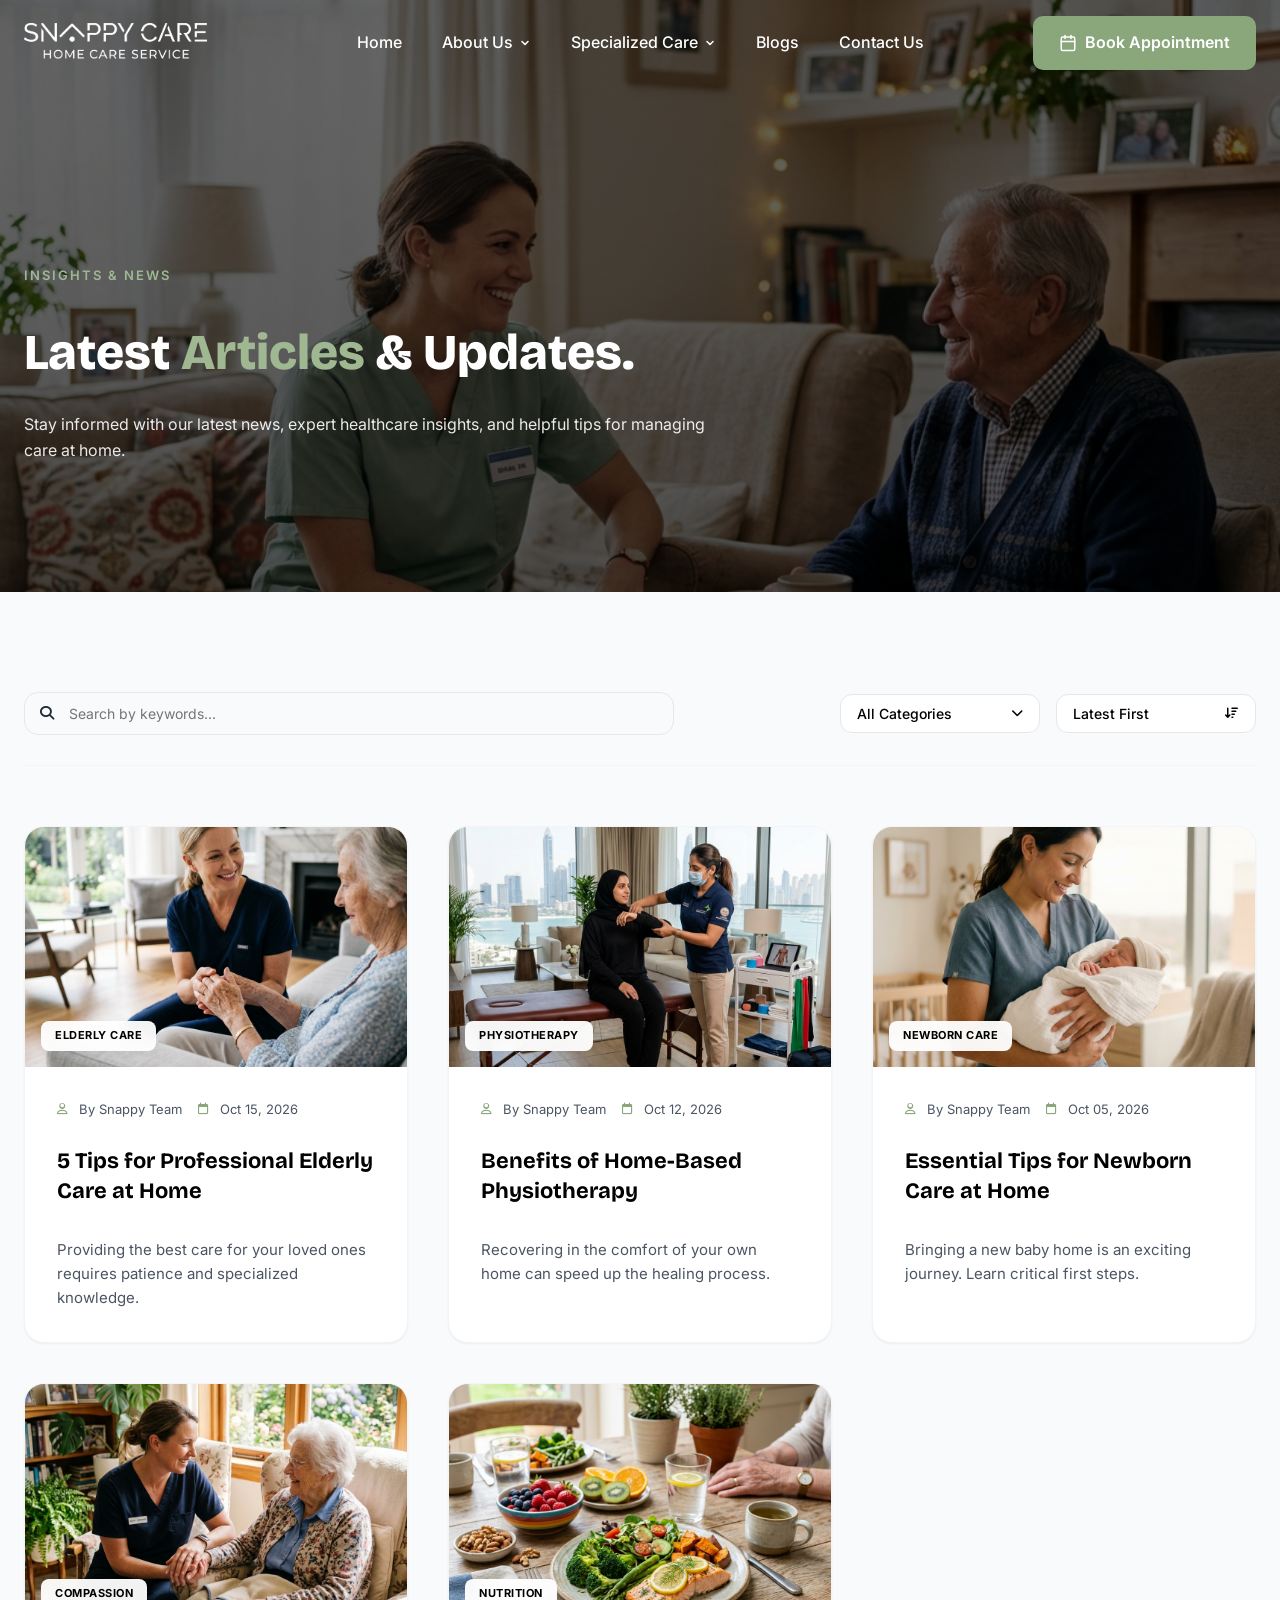
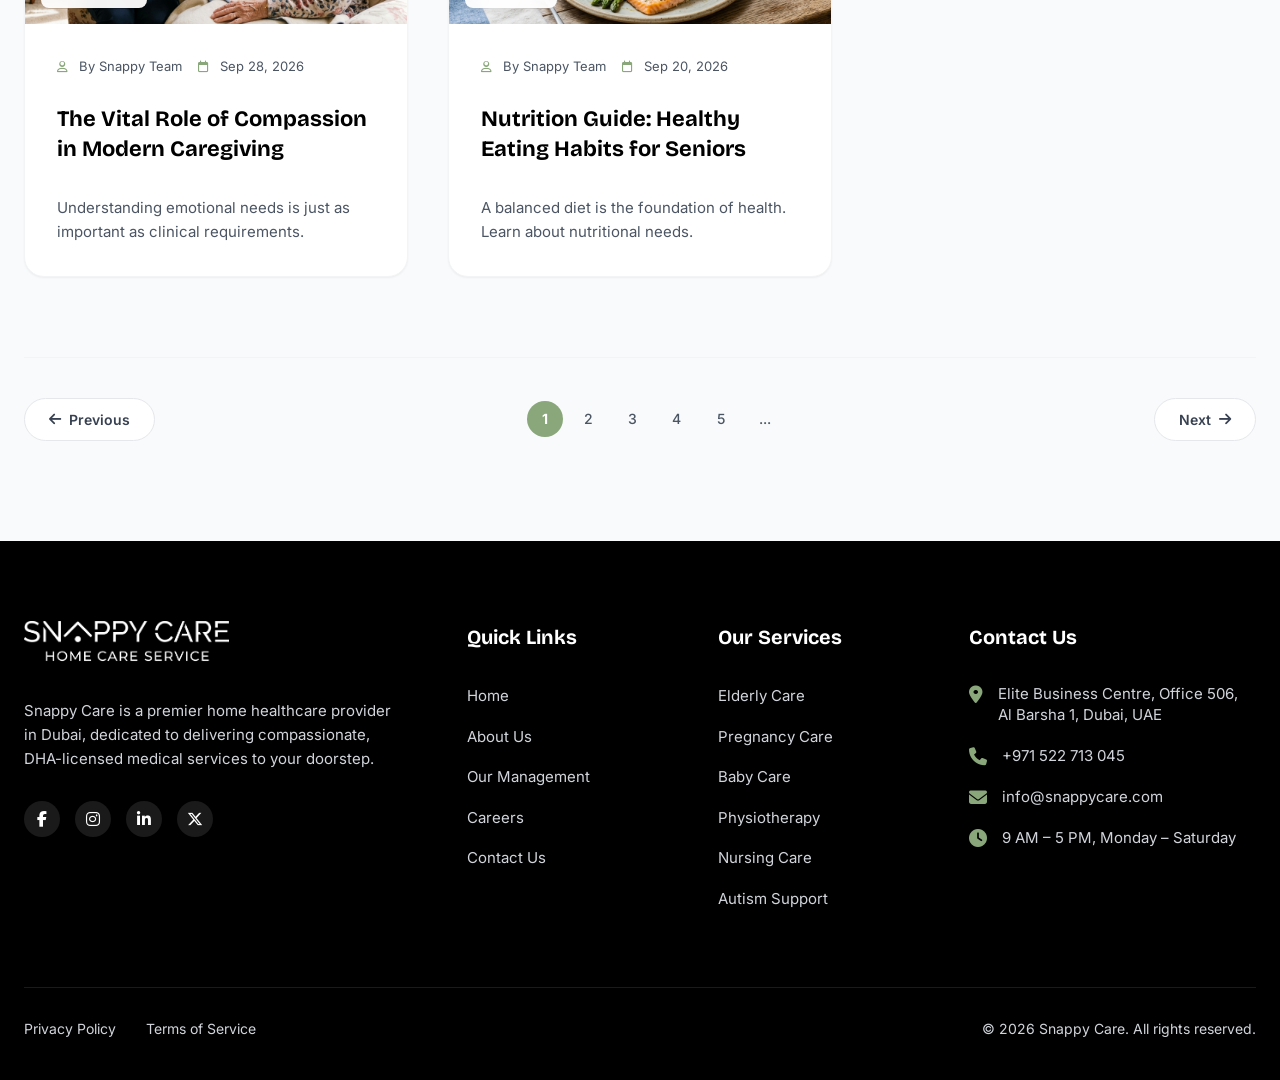
<file: blogs.html>
<!DOCTYPE html>
<html lang="en">
<head>
    <meta charset="UTF-8">
    <meta name="viewport" content="width=device-width, initial-scale=1.0">
    <title>Blogs & Insights - Snappy Care</title>
    <link rel="preconnect" href="https://fonts.googleapis.com">
    <link rel="preconnect" href="https://fonts.gstatic.com" crossorigin>
    <link href="https://fonts.googleapis.com/css2?family=Bricolage+Grotesque:wght@400;500;600;700;800&family=Inter:wght@300;400;500;600&display=swap" rel="stylesheet">
    <link rel="stylesheet" href="styles.css">
    <link rel="icon" type="image/svg+xml" href="assets/favicon_snappycare.png">
    <link rel="stylesheet" href="https://cdnjs.cloudflare.com/ajax/libs/font-awesome/6.5.1/css/all.min.css">
    <style>
        .blogs-page {
            padding: 100px 0;
            background-color: var(--gray-50);
        }
    </style>
</head>
<body>
    <!-- Header -->
    <header class="header">
        <div class="container">
            <div class="header-content">
                <div class="logo">
                    <a href="index.html">
                        <img src="assets/Snappy_Care.png" alt="Snappy Care" class="logo-default">
                        <img src="assets/colored logo.svg" alt="Snappy Care" class="logo-sticky">
                    </a>
                </div>
                
                <nav class="nav">
                    <ul class="nav-menu">
                        <li class="nav-item">
                            <a href="index.html" class="nav-link">Home</a>
                        </li>
                        <li class="nav-item dropdown">
                            <a href="about.html" class="nav-link">
                                About Us
                                <svg class="dropdown-icon" width="12" height="12" viewBox="0 0 12 12" fill="none">
                                    <path d="M3 4.5L6 7.5L9 4.5" stroke="currentColor" stroke-width="1.5" stroke-linecap="round" stroke-linejoin="round"/>
                                </svg>
                            </a>
                            <ul class="dropdown-menu">
                                <li><a href="about.html" class="dropdown-link">Our Company</a></li>
                                <li><a href="management.html#chairman" class="dropdown-link">Chairman Message</a></li>
                                <li><a href="management.html#team" class="dropdown-link">Our Management</a></li>
                                <li><a href="careers.html" class="dropdown-link">Careers</a></li>
                            </ul>
                        </li>
                        <li class="nav-item dropdown">
                            <a href="index.html#care" class="nav-link">
                                Specialized Care
                                <svg class="dropdown-icon" width="12" height="12" viewBox="0 0 12 12" fill="none">
                                    <path d="M3 4.5L6 7.5L9 4.5" stroke="currentColor" stroke-width="1.5" stroke-linecap="round" stroke-linejoin="round"/>
                                </svg>
                            </a>
                            <ul class="dropdown-menu">
                                <li><a href="services.html" class="dropdown-link">Elderly Care</a></li>
                                <li><a href="#" class="dropdown-link">Pregnancy Care</a></li>
                                <li><a href="#" class="dropdown-link">Baby Care</a></li>
                                <li><a href="#" class="dropdown-link">Physiotherapy Care</a></li>
                                <li><a href="#" class="dropdown-link">Nursing Care</a></li>
                            </ul>
                        </li>
                        <li class="nav-item active">
                            <a href="blogs.html" class="nav-link">Blogs</a>
                        </li>
                        <li class="nav-item">
                            <a href="contact.html" class="nav-link">Contact Us</a>
                        </li>
                    </ul>
                </nav>

                <div class="header-cta">
                    <a href="contact.html" class="btn-primary">
                        <svg width="18" height="18" viewBox="0 0 24 24" fill="none" stroke="currentColor" stroke-width="2" stroke-linecap="round" stroke-linejoin="round">
                            <rect x="3" y="4" width="18" height="18" rx="2" ry="2"></rect>
                            <line x1="16" y1="2" x2="16" y2="6"></line>
                            <line x1="8" y1="2" x2="8" y2="6"></line>
                            <line x1="3" y1="10" x2="21" y2="10"></line>
                        </svg>
                        <span>Book Appointment</span>
                    </a>
                </div>

                <button class="mobile-menu-toggle" aria-label="Toggle menu">
                    <span></span>
                    <span></span>
                    <span></span>
                </button>
            </div>
        </div>
    </header>

    <!-- Page Header (Standard) -->
    <section class="page-header blogs-page-header">
        <div class="container">
            <div class="page-header-content">
                <span class="section-subtitle">INSIGHTS & NEWS</span>
                <h1 class="page-title">Latest <span class="highlight">Articles</span> & Updates.</h1>
                <p class="section-description">
                    Stay informed with our latest news, expert healthcare insights, and helpful tips for managing care at home.
                </p>
            </div>
        </div>
    </section>

    <!-- Main Blogs Section -->
    <section class="blogs-page">
        <div class="container">


            <!-- Blog Controls -->
            <div class="blog-controls">
                <div class="search-container">
                    <div class="search-input-wrapper">
                        <i class="fa-solid fa-magnifying-glass"></i>
                        <input type="text" id="blog-search" placeholder="Search by keywords...">
                    </div>
                </div>
                <div class="filter-dropdowns">
                    <!-- Category Dropdown -->
                    <div class="custom-dropdown" id="category-dropdown">
                        <button class="dropdown-trigger">
                            <span class="trigger-label">All Categories</span>
                            <i class="fa-solid fa-chevron-down"></i>
                        </button>
                        <div class="dropdown-menu">
                            <div class="dropdown-item active" data-filter="all">All Categories</div>
                            <div class="dropdown-item" data-filter="elderly">Elderly Care</div>
                            <div class="dropdown-item" data-filter="physio">Physiotherapy</div>
                            <div class="dropdown-item" data-filter="newborn">Newborn Care</div>
                            <div class="dropdown-item" data-filter="nutrition">Nutrition</div>
                        </div>
                    </div>

                    <!-- Sort Dropdown -->
                    <div class="custom-dropdown" id="sort-dropdown">
                        <button class="dropdown-trigger">
                            <span class="trigger-label">Latest First</span>
                            <i class="fa-solid fa-arrow-down-wide-short"></i>
                        </button>
                        <div class="dropdown-menu">
                            <div class="dropdown-item active" data-sort="latest">Latest First</div>
                            <div class="dropdown-item" data-sort="oldest">Oldest First</div>
                        </div>
                    </div>
                </div>
            </div>

            <div class="insights-grid" id="blog-grid">
                <article class="insight-card" data-category="elderly" data-date="2026-10-15">
                    <div class="insight-image">
                        <img src="assets/blog_elderly.png" alt="Elderly Care">
                        <span class="card-category">Elderly Care</span>
                    </div>
                    <div class="insight-content">
                        <div class="insight-meta">
                            <span class="meta-item">
                                <i class="fa-regular fa-user"></i> By Snappy Team
                            </span>
                            <span class="meta-item">
                                <i class="fa-regular fa-calendar"></i> Oct 15, 2026
                            </span>
                        </div>
                        <h3 class="insight-title">
                            <a href="blog-post.html">5 Tips for Professional Elderly Care at Home</a>
                        </h3>
                        <p class="insight-excerpt">
                            Providing the best care for your loved ones requires patience and specialized knowledge.
                        </p>
                    </div>
                </article>

                <article class="insight-card" data-category="physio" data-date="2026-10-12">
                    <div class="insight-image">
                        <img src="assets/blog_physio.png" alt="Physiotherapy">
                        <span class="card-category">Physiotherapy</span>
                    </div>
                    <div class="insight-content">
                        <div class="insight-meta">
                            <span class="meta-item">
                                <i class="fa-regular fa-user"></i> By Snappy Team
                            </span>
                            <span class="meta-item">
                                <i class="fa-regular fa-calendar"></i> Oct 12, 2026
                            </span>
                        </div>
                        <h3 class="insight-title">
                            <a href="blog-post.html">Benefits of Home-Based Physiotherapy</a>
                        </h3>
                        <p class="insight-excerpt">
                            Recovering in the comfort of your own home can speed up the healing process.
                        </p>
                    </div>
                </article>

                <article class="insight-card" data-category="newborn" data-date="2026-10-05">
                    <div class="insight-image">
                        <img src="assets/blog_newborn.png" alt="Newborn Care">
                        <span class="card-category">Newborn Care</span>
                    </div>
                    <div class="insight-content">
                        <div class="insight-meta">
                            <span class="meta-item">
                                <i class="fa-regular fa-user"></i> By Snappy Team
                            </span>
                            <span class="meta-item">
                                <i class="fa-regular fa-calendar"></i> Oct 05, 2026
                            </span>
                        </div>
                        <h3 class="insight-title">
                            <a href="blog-post.html">Essential Tips for Newborn Care at Home</a>
                        </h3>
                        <p class="insight-excerpt">
                            Bringing a new baby home is an exciting journey. Learn critical first steps.
                        </p>
                    </div>
                </article>

                <article class="insight-card" data-category="medical" data-date="2026-09-28">
                    <div class="insight-image">
                        <img src="assets/blog_companionship.png" alt="Compassionate Care">
                        <span class="card-category">Compassion</span>
                    </div>
                    <div class="insight-content">
                        <div class="insight-meta">
                            <span class="meta-item">
                                <i class="fa-regular fa-user"></i> By Snappy Team
                            </span>
                            <span class="meta-item">
                                <i class="fa-regular fa-calendar"></i> Sep 28, 2026
                            </span>
                        </div>
                        <h3 class="insight-title">
                            <a href="blog-post.html">The Vital Role of Compassion in Modern Caregiving</a>
                        </h3>
                        <p class="insight-excerpt">
                            Understanding emotional needs is just as important as clinical requirements.
                        </p>
                    </div>
                </article>

                <article class="insight-card" data-category="nutrition" data-date="2026-09-20">
                    <div class="insight-image">
                        <img src="assets/blog_nutrition.png" alt="Senior Nutrition">
                        <span class="card-category">Nutrition</span>
                    </div>
                    <div class="insight-content">
                        <div class="insight-meta">
                            <span class="meta-item">
                                <i class="fa-regular fa-user"></i> By Snappy Team
                            </span>
                            <span class="meta-item">
                                <i class="fa-regular fa-calendar"></i> Sep 20, 2026
                            </span>
                        </div>
                        <h3 class="insight-title">
                            <a href="blog-post.html">Nutrition Guide: Healthy Eating Habits for Seniors</a>
                        </h3>
                        <p class="insight-excerpt">
                            A balanced diet is the foundation of health. Learn about nutritional needs.
                        </p>
                    </div>
                </article>

                <article class="insight-card" data-category="safety" data-date="2026-09-15">
                    <div class="insight-image">
                        <img src="assets/aboutus_front.webp" alt="Home Safety">
                        <span class="card-category">Safety</span>
                    </div>
                    <div class="insight-content">
                        <div class="insight-meta">
                            <span class="meta-item">
                                <i class="fa-regular fa-user"></i> By Snappy Team
                            </span>
                            <span class="meta-item">
                                <i class="fa-regular fa-calendar"></i> Sep 15, 2026
                            </span>
                        </div>
                        <h3 class="insight-title">
                            <a href="blog-post.html">Home Safety Checklist for Recovering Patients</a>
                        </h3>
                        <p class="insight-excerpt">
                            Creating a safe environment is crucial for preventing accidents.
                        </p>
                    </div>
                </article>
            </div>

            <!-- Pagination -->
            <div class="pagination">
                <button class="pagination-btn prev-btn">
                    <i class="fa-solid fa-arrow-left"></i> Previous
                </button>
                <div class="page-numbers">
                    <span class="page-number active">1</span>
                    <span class="page-number">2</span>
                    <span class="page-number">3</span>
                    <span class="page-number">4</span>
                    <span class="page-number">5</span>
                    <span class="page-number dots">...</span>
                </div>
                <button class="pagination-btn next-btn">
                    Next <i class="fa-solid fa-arrow-right"></i>
                </button>
            </div>
        </div>
    </section>

    <!-- Footer -->
    <footer class="footer">
        <div class="container">
            <div class="footer-top">
                <div class="footer-column footer-brand">
                    <div class="footer-logo">
                        <img src="assets/Snappy_Care.png" alt="Snappy Care Logo">
                    </div>
                    <p class="footer-about">
                        Snappy Care is a premier home healthcare provider in Dubai, dedicated to delivering compassionate, DHA-licensed medical services to your doorstep.
                    </p>
                    <div class="footer-social">
                        <a href="https://www.facebook.com/snappycare/"><i class="fa-brands fa-facebook-f"></i></a>
                        <a href="https://www.instagram.com/snappycare/"><i class="fa-brands fa-instagram"></i></a>
                        <a href="https://www.linkedin.com/company/snappycare/"><i class="fa-brands fa-linkedin-in"></i></a>
                        <a href="https://twitter.com/snappycare/"><i class="fa-brands fa-x-twitter"></i></a>
                    </div>
                </div>

                <div class="footer-column">
                    <h4 class="footer-title">Quick Links</h4>
                    <ul class="footer-links">
                        <li><a href="index.html">Home</a></li>
                        <li><a href="about.html">About Us</a></li>
                        <li><a href="management.html">Our Management</a></li>
                        <li><a href="careers.html">Careers</a></li>
                        <li><a href="contact.html">Contact Us</a></li>
                    </ul>
                </div>

                <div class="footer-column">
                    <h4 class="footer-title">Our Services</h4>
                    <ul class="footer-links">
                        <li><a href="services.html">Elderly Care</a></li>
                        <li><a href="#">Pregnancy Care</a></li>
                        <li><a href="#">Baby Care</a></li>
                        <li><a href="#">Physiotherapy</a></li>
                        <li><a href="#">Nursing Care</a></li>
                        <li><a href="#">Autism Support</a></li>
                    </ul>
                </div>

                <div class="footer-column">
                    <h4 class="footer-title">Contact Us</h4>
                    <ul class="footer-contact">
                        <li>
                            <i class="fa-solid fa-location-dot"></i>
                            <span>Elite Business Centre, Office 506,<br>Al Barsha 1, Dubai, UAE</span>
                        </li>
                        <li>
                            <i class="fa-solid fa-phone"></i>
                            <span>+971 522 713 045</span>
                        </li>
                        <li>
                            <i class="fa-solid fa-envelope"></i>
                            <span>info@snappycare.com</span>
                        </li>
                        <li>
                            <i class="fa-solid fa-clock"></i>
                            <span>9 AM – 5 PM, Monday – Saturday</span>
                        </li>
                    </ul>
                </div>
            </div>

            <div class="footer-bottom">
                <div class="footer-legal">
                    <a href="privacy-policy.html">Privacy Policy</a>
                    <a href="#">Terms of Service</a>
                </div>
                <p>&copy; 2026 Snappy Care. All rights reserved.</p>
            </div>
        </div>
    </footer>

    <script src="script.js"></script>
    <script>
        // Blog Search, Filter and Sort Logic
        document.addEventListener('DOMContentLoaded', () => {
            const searchInput = document.getElementById('blog-search');
            const blogGrid = document.getElementById('blog-grid');
            const dropdowns = document.querySelectorAll('.custom-dropdown');

            let currentFilter = 'all';
            let currentSort = 'latest';
            let searchQuery = '';

            // Toggle Dropdowns
            dropdowns.forEach(dropdown => {
                const trigger = dropdown.querySelector('.dropdown-trigger');
                const menu = dropdown.querySelector('.dropdown-menu');
                const items = dropdown.querySelectorAll('.dropdown-item');
                const label = dropdown.querySelector('.trigger-label');

                trigger.addEventListener('click', (e) => {
                    e.stopPropagation();
                    // Close other dropdowns
                    dropdowns.forEach(d => {
                        if (d !== dropdown) d.classList.remove('open');
                    });
                    dropdown.classList.toggle('open');
                });

                items.forEach(item => {
                    item.addEventListener('click', () => {
                        items.forEach(i => i.classList.remove('active'));
                        item.classList.add('active');
                        label.innerText = item.innerText;
                        dropdown.classList.remove('open');

                        if (item.hasAttribute('data-filter')) {
                            currentFilter = item.getAttribute('data-filter');
                        } else if (item.hasAttribute('data-sort')) {
                            currentSort = item.getAttribute('data-sort');
                        }
                        
                        updateDisplay();
                    });
                });
            });

            // Close dropdowns on outside click
            document.addEventListener('click', () => {
                dropdowns.forEach(d => d.classList.remove('open'));
            });

            function updateDisplay() {
                const blogCards = Array.from(blogGrid.querySelectorAll('.insight-card'));

                // Filter & Search
                blogCards.forEach(card => {
                    const title = card.querySelector('.insight-title').innerText.toLowerCase();
                    const excerpt = card.querySelector('.insight-excerpt').innerText.toLowerCase();
                    const category = card.getAttribute('data-category');
                    
                    const matchesSearch = title.includes(searchQuery) || excerpt.includes(searchQuery);
                    const matchesFilter = currentFilter === 'all' || category === currentFilter;

                    card.style.display = (matchesSearch && matchesFilter) ? 'flex' : 'none';
                });

                // Sort
                const visibleCards = blogCards.filter(c => c.style.display !== 'none');
                visibleCards.sort((a, b) => {
                    const dateA = new Date(a.getAttribute('data-date'));
                    const dateB = new Date(b.getAttribute('data-date'));
                    return currentSort === 'latest' ? dateB - dateA : dateA - dateB;
                });

                // Re-append in sorted order
                visibleCards.forEach(card => blogGrid.appendChild(card));
            }

            // Search input handler
            searchInput.addEventListener('input', (e) => {
                searchQuery = e.target.value.toLowerCase();
                updateDisplay();
            });
        });
    </script>
</body>
</html>
</file>
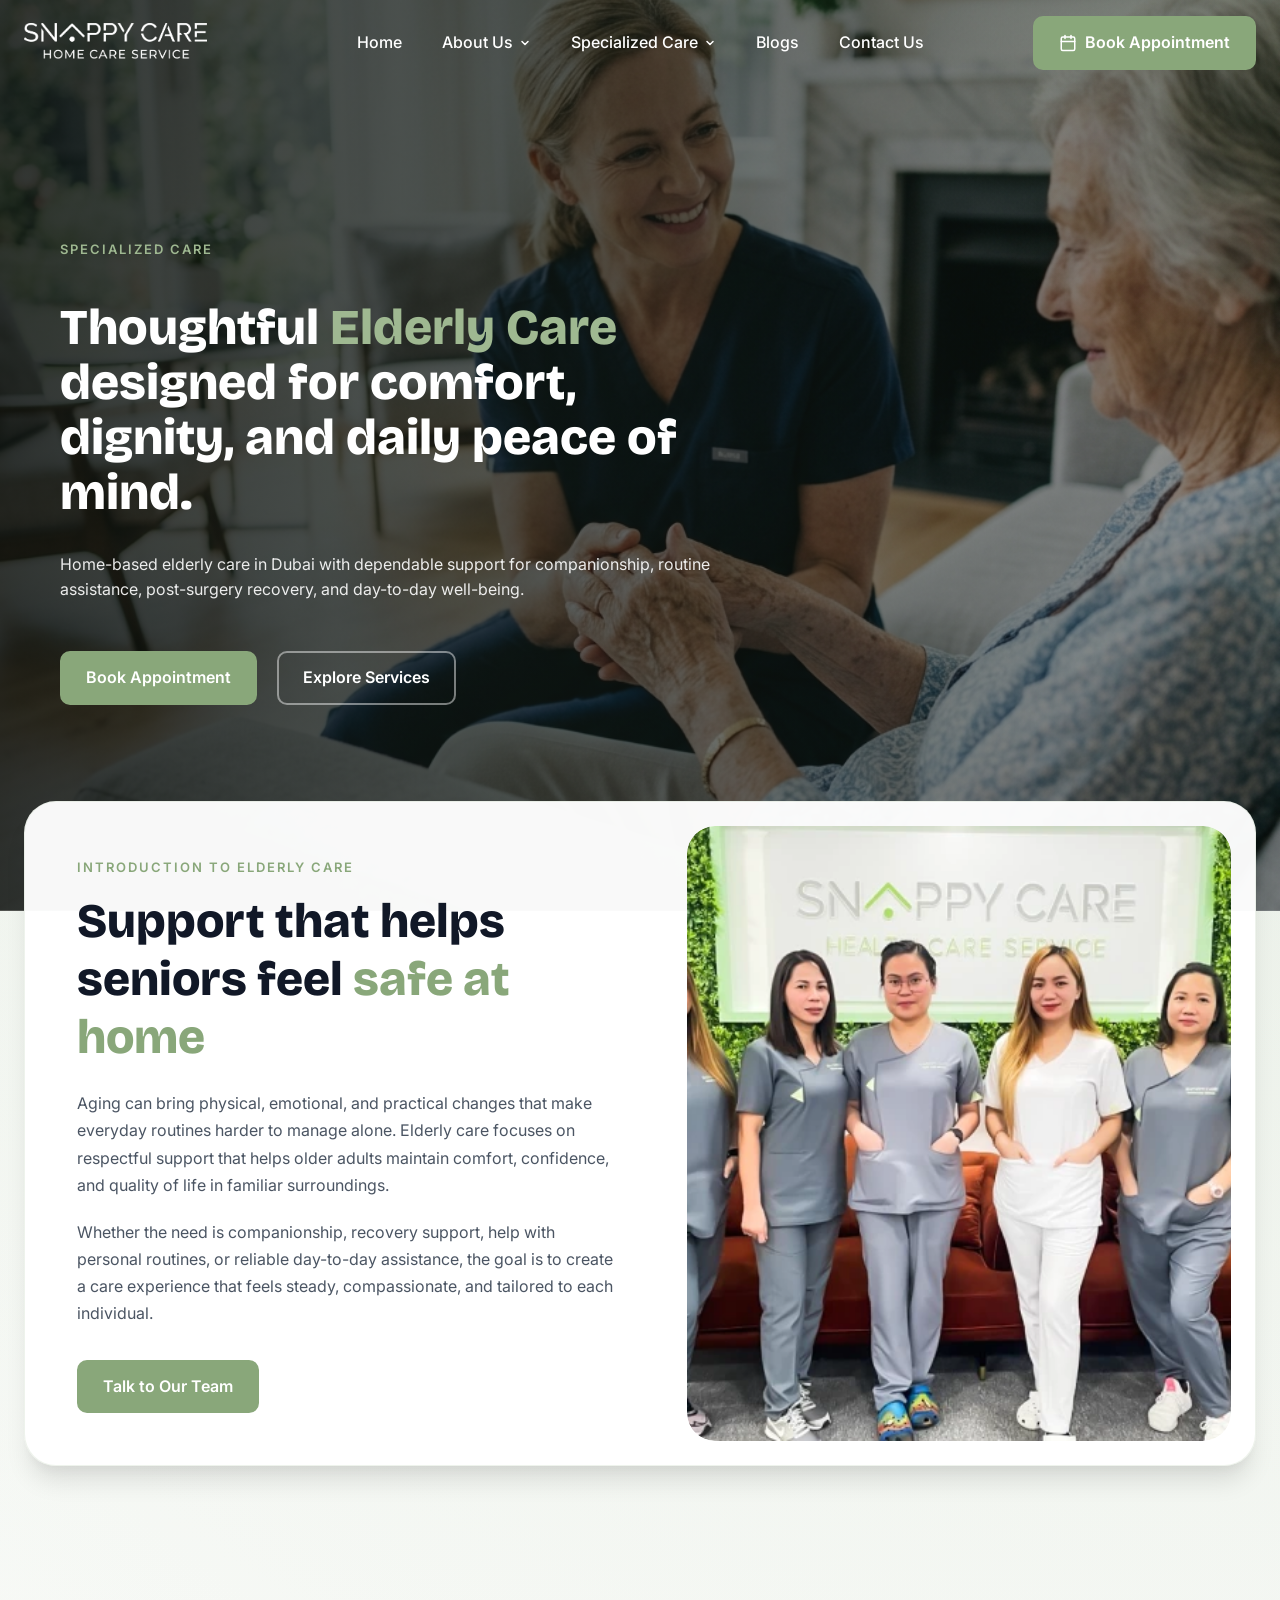
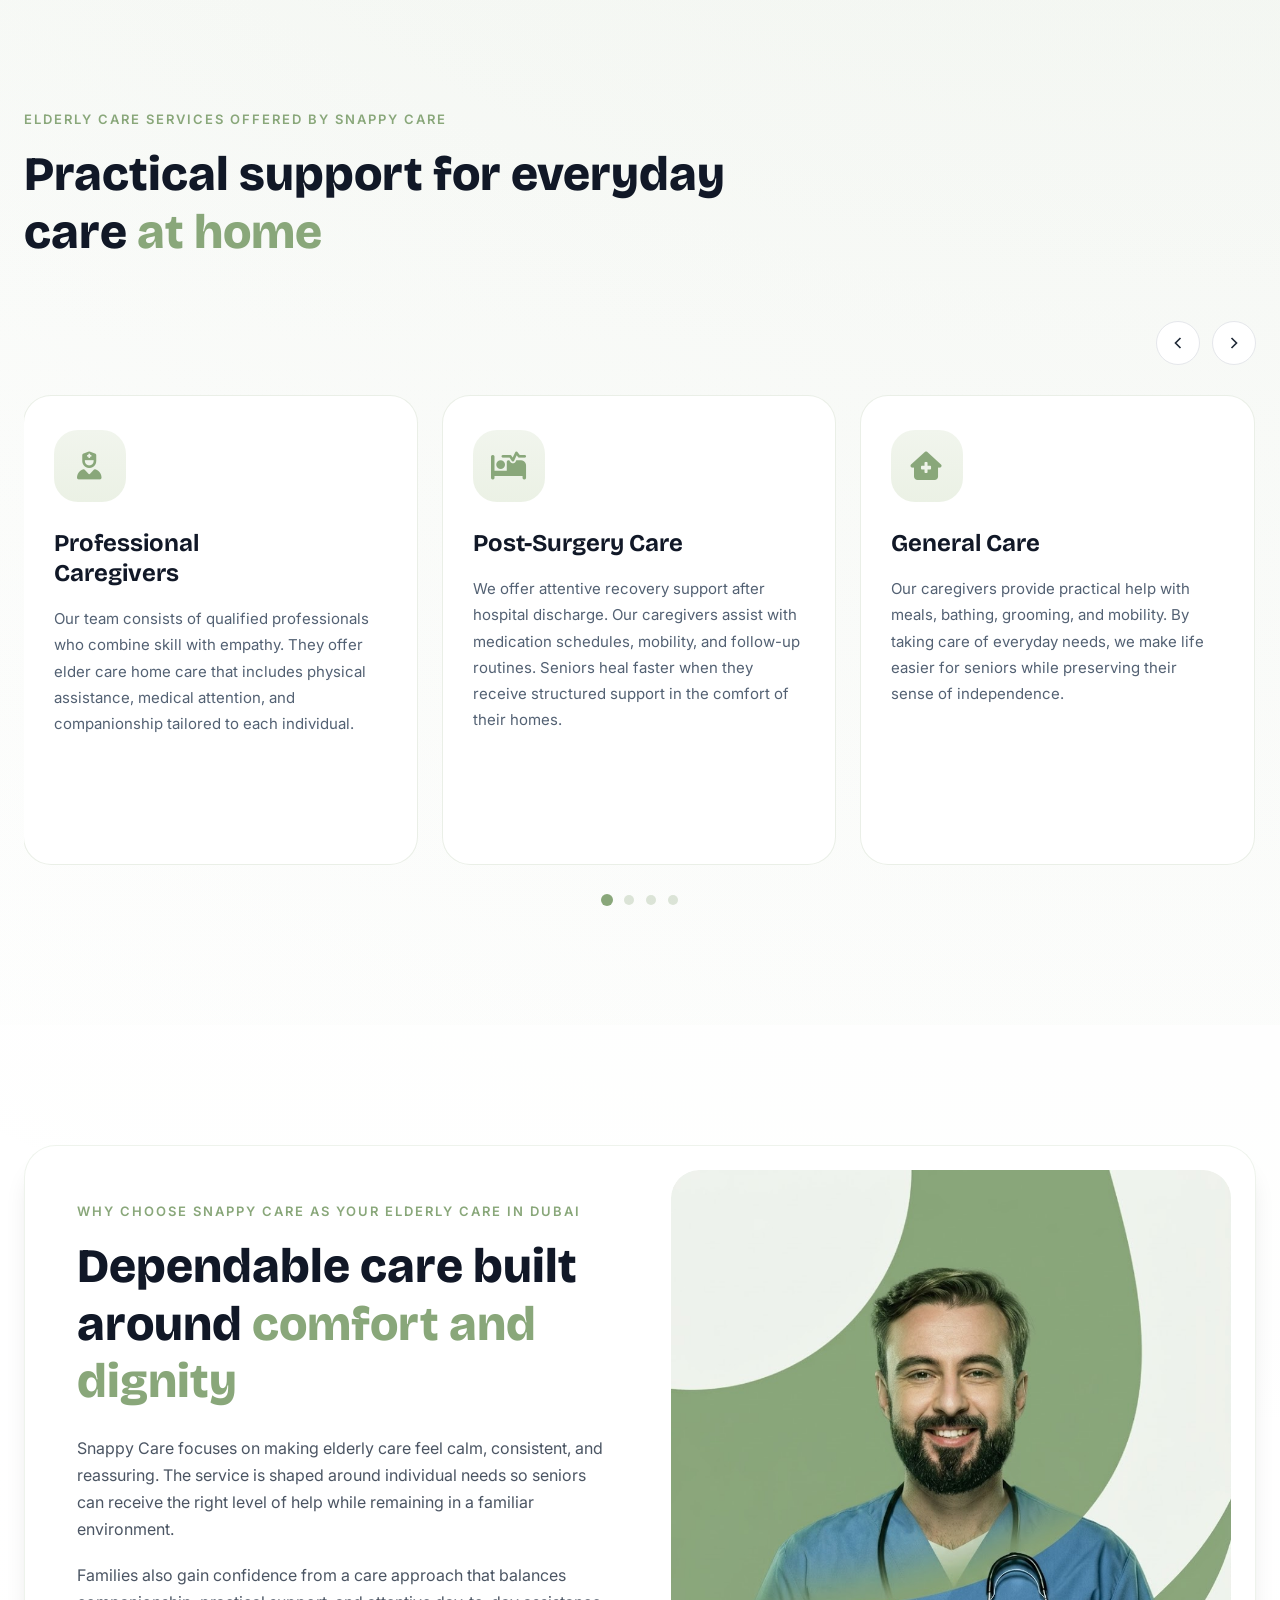
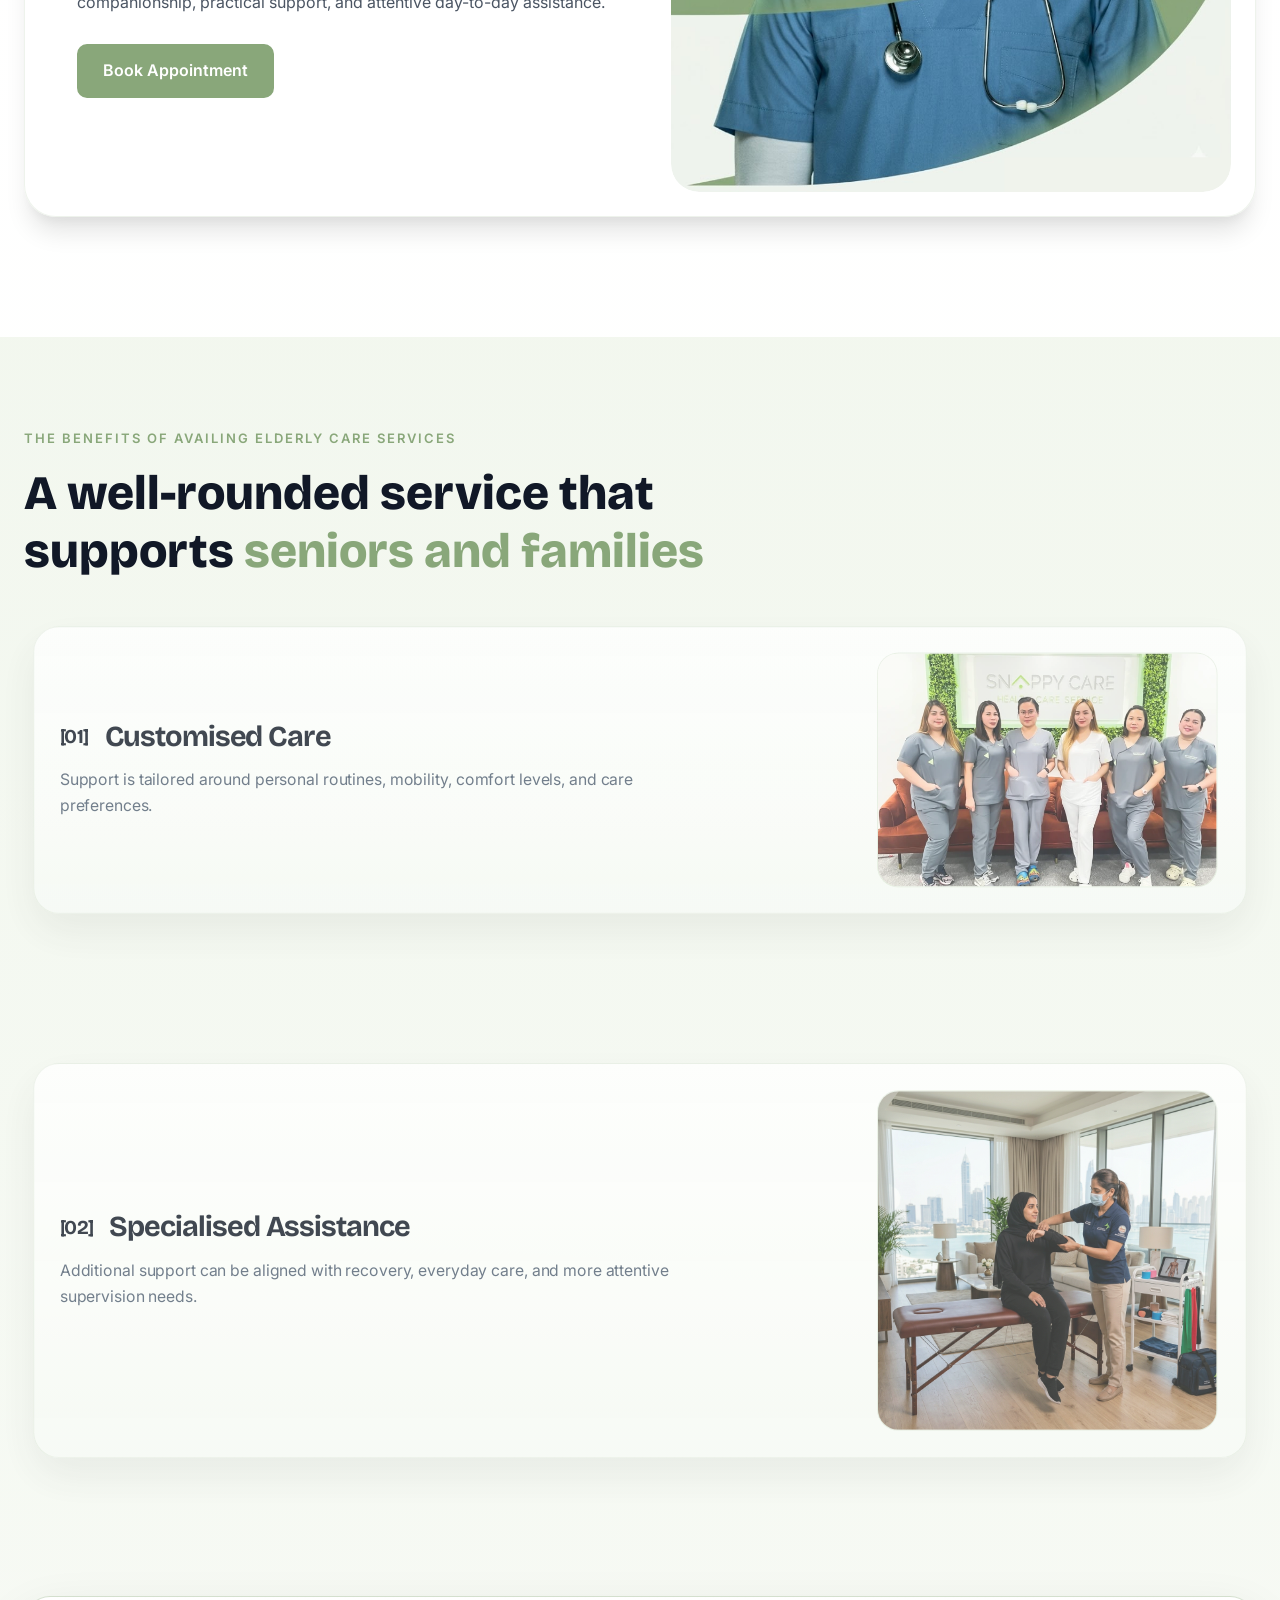
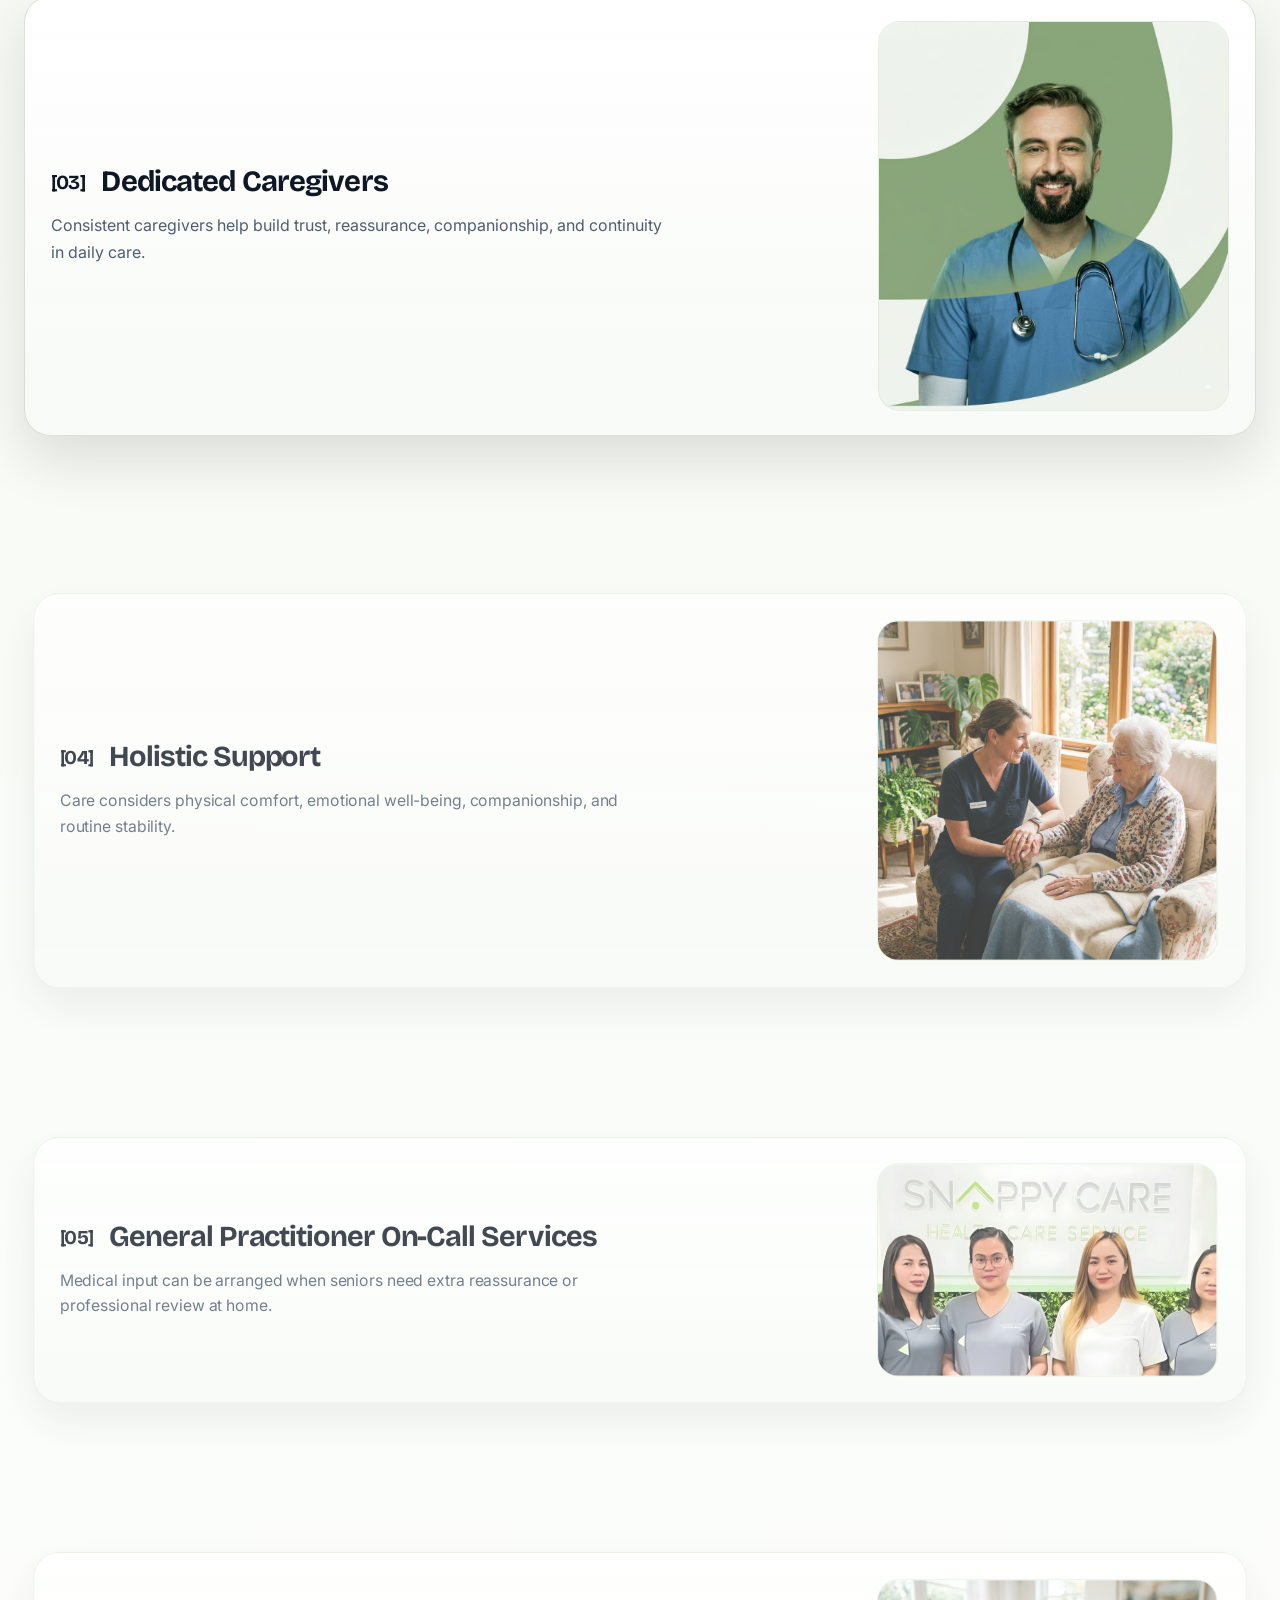
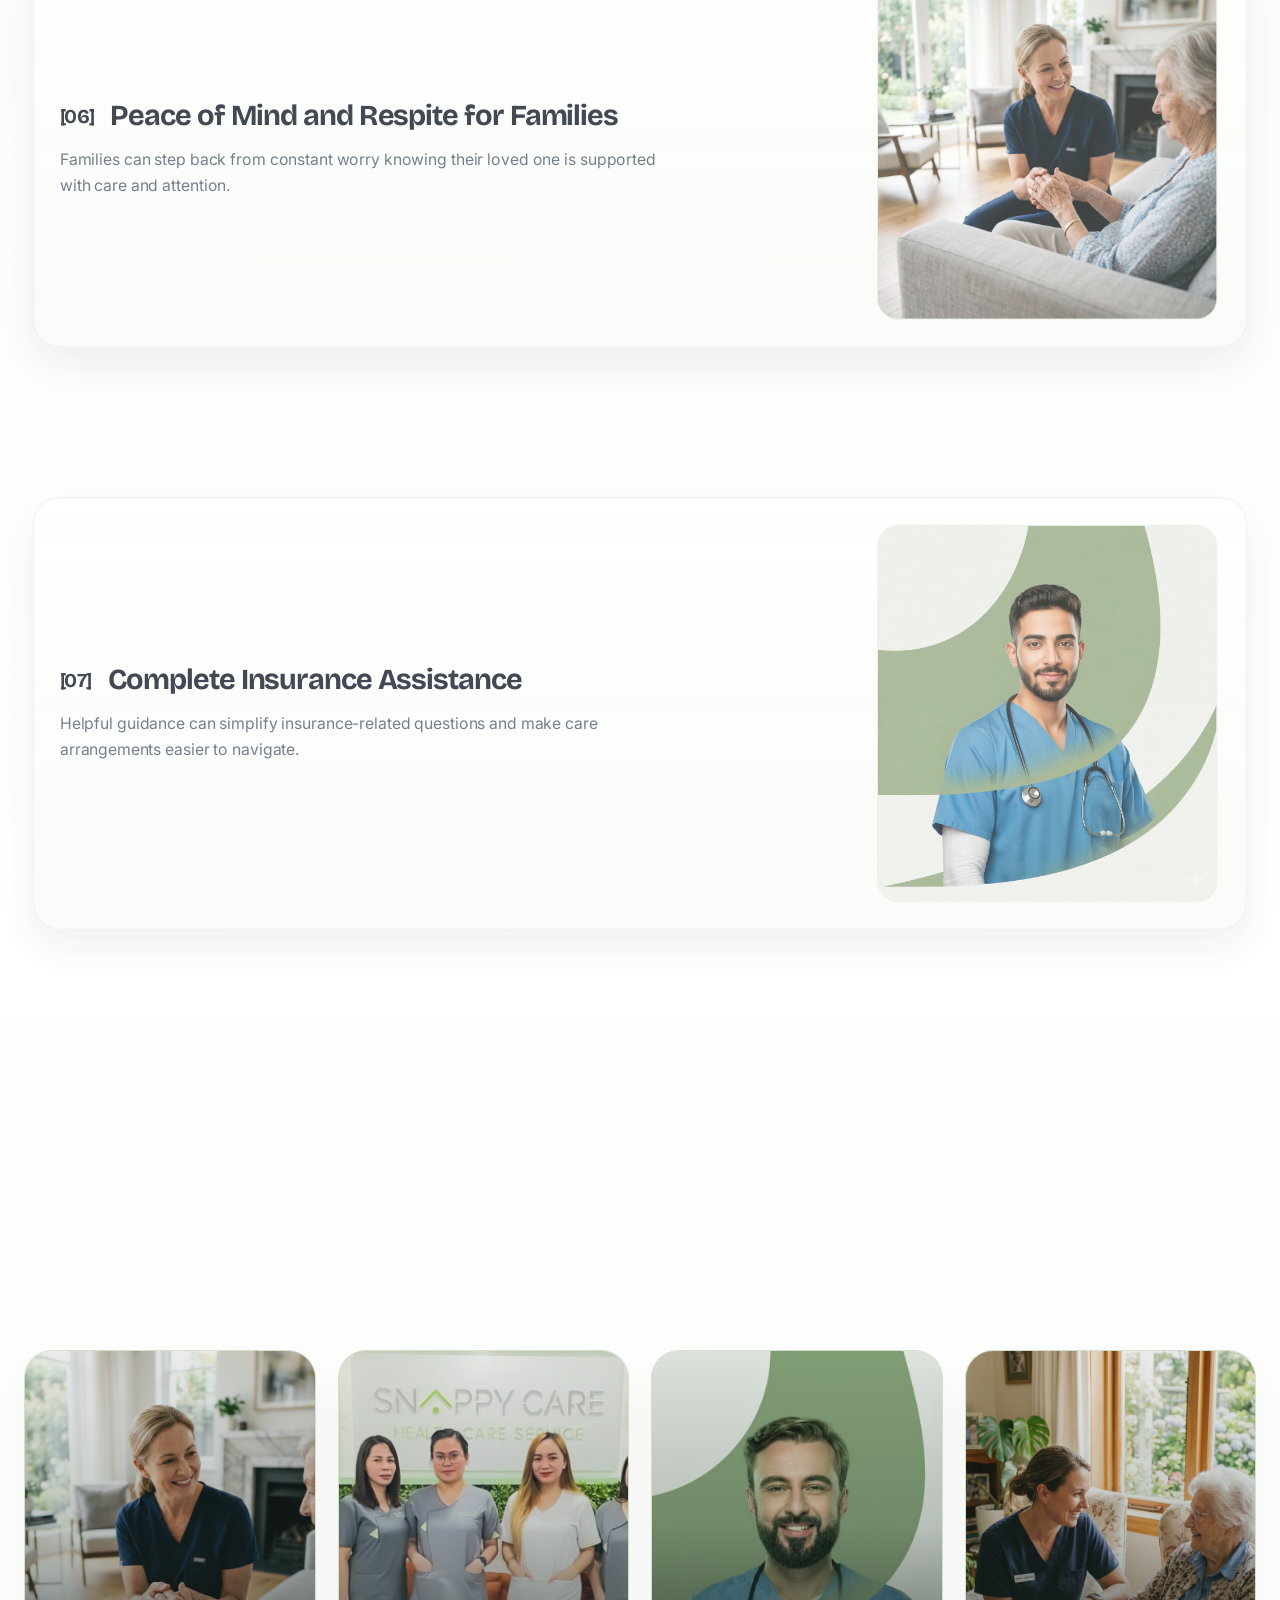
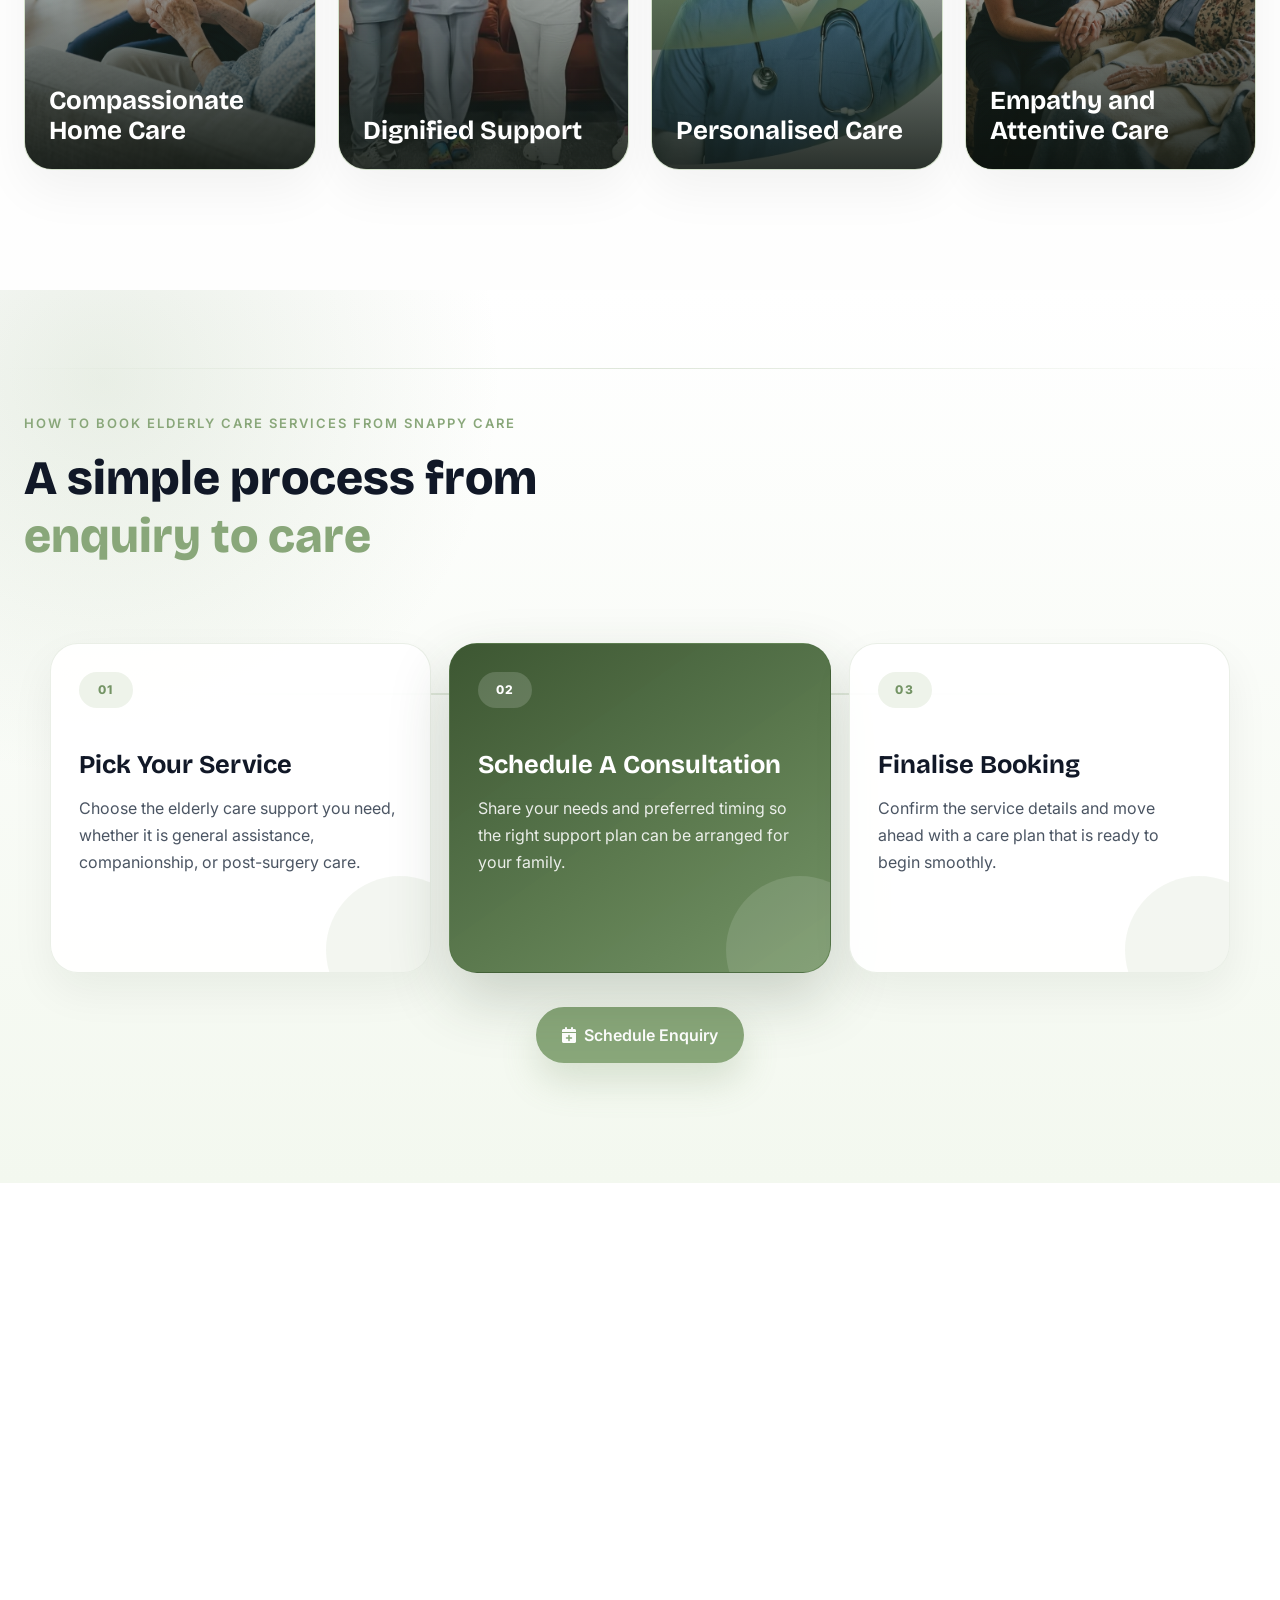
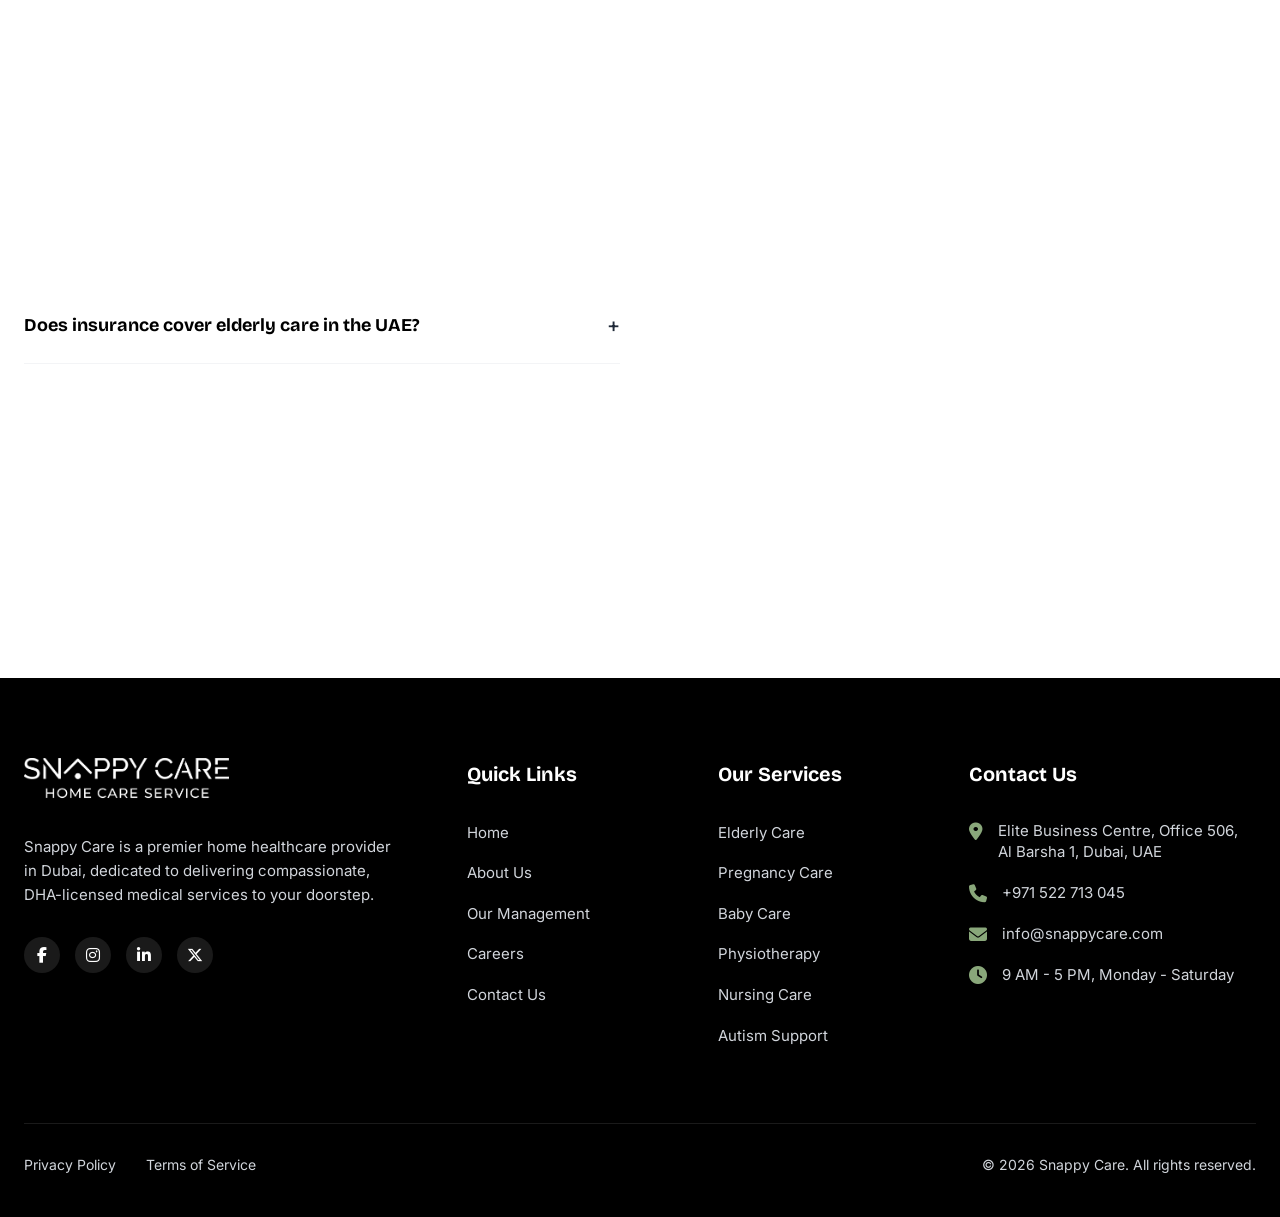
<file: services.html>
<!DOCTYPE html>
<html lang="en">
<head>
    <meta charset="UTF-8">
    <meta name="viewport" content="width=device-width, initial-scale=1.0">
    <title>Elderly Care Services - Snappy Care</title>
    <link rel="preconnect" href="https://fonts.googleapis.com">
    <link rel="preconnect" href="https://fonts.gstatic.com" crossorigin>
    <link href="https://fonts.googleapis.com/css2?family=Bricolage+Grotesque:wght@400;500;600;700;800&family=Inter:wght@300;400;500;600&display=swap" rel="stylesheet">
    <link rel="stylesheet" href="styles.css">
    <link rel="icon" type="image/svg+xml" href="assets/favicon_snappycare.png">
    <link rel="stylesheet" href="https://cdnjs.cloudflare.com/ajax/libs/font-awesome/6.5.1/css/all.min.css">
</head>
<body class="services-page">
    <header class="header">
        <div class="container">
            <div class="header-content">
                <div class="logo">
                    <a href="index.html">
                        <img src="assets/Snappy_Care.png" alt="Snappy Care" class="logo-default">
                        <img src="assets/colored logo.svg" alt="Snappy Care" class="logo-sticky">
                    </a>
                </div>

                <nav class="nav">
                    <ul class="nav-menu">
                        <li class="nav-item">
                            <a href="index.html" class="nav-link">Home</a>
                        </li>
                        <li class="nav-item dropdown">
                            <a href="about.html" class="nav-link">
                                About Us
                                <svg class="dropdown-icon" width="12" height="12" viewBox="0 0 12 12" fill="none">
                                    <path d="M3 4.5L6 7.5L9 4.5" stroke="currentColor" stroke-width="1.5" stroke-linecap="round" stroke-linejoin="round"/>
                                </svg>
                            </a>
                            <ul class="dropdown-menu">
                                <li><a href="about.html" class="dropdown-link">Our Company</a></li>
                                <li><a href="management.html#chairman" class="dropdown-link">Chairman Message</a></li>
                                <li><a href="management.html#team" class="dropdown-link">Our Management</a></li>
                                <li><a href="careers.html" class="dropdown-link">Careers</a></li>
                            </ul>
                        </li>
                        <li class="nav-item dropdown active">
                            <a href="services.html" class="nav-link">
                                Specialized Care
                                <svg class="dropdown-icon" width="12" height="12" viewBox="0 0 12 12" fill="none">
                                    <path d="M3 4.5L6 7.5L9 4.5" stroke="currentColor" stroke-width="1.5" stroke-linecap="round" stroke-linejoin="round"/>
                                </svg>
                            </a>
                            <ul class="dropdown-menu">
                                <li><a href="services.html" class="dropdown-link">Elderly Care</a></li>
                                <li><a href="#" class="dropdown-link">Pregnancy Care</a></li>
                                <li><a href="#" class="dropdown-link">Baby Care</a></li>
                                <li><a href="#" class="dropdown-link">Physiotherapy Care</a></li>
                                <li><a href="#" class="dropdown-link">Autism Center</a></li>
                                <li><a href="#" class="dropdown-link">Doctor on call</a></li>
                                <li><a href="#" class="dropdown-link">Nursing Care</a></li>
                            </ul>
                        </li>
                        <li class="nav-item">
                            <a href="blogs.html" class="nav-link">Blogs</a>
                        </li>
                        <li class="nav-item">
                            <a href="contact.html" class="nav-link">Contact Us</a>
                        </li>
                        <li class="nav-item nav-cta">
                            <a href="contact.html" class="btn-primary">
                                <svg width="18" height="18" viewBox="0 0 24 24" fill="none" stroke="currentColor" stroke-width="2" stroke-linecap="round" stroke-linejoin="round">
                                    <rect x="3" y="4" width="18" height="18" rx="2" ry="2"></rect>
                                    <line x1="16" y1="2" x2="16" y2="6"></line>
                                    <line x1="8" y1="2" x2="8" y2="6"></line>
                                    <line x1="3" y1="10" x2="21" y2="10"></line>
                                </svg>
                                <span>Book Appointment</span>
                            </a>
                        </li>
                    </ul>
                </nav>

                <div class="header-cta">
                    <a href="contact.html" class="btn-primary">
                        <svg width="18" height="18" viewBox="0 0 24 24" fill="none" stroke="currentColor" stroke-width="2" stroke-linecap="round" stroke-linejoin="round">
                            <rect x="3" y="4" width="18" height="18" rx="2" ry="2"></rect>
                            <line x1="16" y1="2" x2="16" y2="6"></line>
                            <line x1="8" y1="2" x2="8" y2="6"></line>
                            <line x1="3" y1="10" x2="21" y2="10"></line>
                        </svg>
                        <span>Book Appointment</span>
                    </a>
                </div>

                <button class="mobile-menu-toggle" aria-label="Toggle menu">
                    <span></span>
                    <span></span>
                    <span></span>
                </button>
            </div>
        </div>
    </header>

    <section class="page-header services-page-header">
        <div class="container">
            <div class="page-header-content">
                <span class="section-subtitle">SPECIALIZED CARE</span>
                <h1 class="page-title">Thoughtful <span class="highlight">Elderly Care</span> designed for comfort, dignity, and daily peace of mind.</h1>
                <p class="section-description">
                    Home-based elderly care in Dubai with dependable support for companionship, routine assistance, post-surgery recovery, and day-to-day well-being.
                </p>
                <div class="hero-buttons">
                    <a href="contact.html" class="btn-primary">Book Appointment</a>
                    <a href="#elderly-care-services" class="btn-secondary">Explore Services</a>
                </div>
            </div>
        </div>
    </section>

    <section class="services-overview">
        <div class="container">
            <div class="services-overview-grid">
                <div class="services-overview-copy">
                    <span class="section-subtitle">INTRODUCTION TO ELDERLY CARE</span>
                    <h2 class="section-title">Support that helps seniors feel <span class="highlight">safe at home</span></h2>
                    <p class="section-description">
                        Aging can bring physical, emotional, and practical changes that make everyday routines harder to manage alone. Elderly care focuses on respectful support that helps older adults maintain comfort, confidence, and quality of life in familiar surroundings.
                    </p>
                    <p class="section-description">
                        Whether the need is companionship, recovery support, help with personal routines, or reliable day-to-day assistance, the goal is to create a care experience that feels steady, compassionate, and tailored to each individual.
                    </p>
                    <div class="services-overview-actions">
                        <a href="contact.html" class="btn-primary">Talk to Our Team</a>
                    </div>
                </div>

                <div class="services-overview-visual">
                    <div class="services-overview-image-frame">
                        <img src="assets/aboutus_front.webp" alt="Professional elderly care support at home">
                    </div>
                </div>
            </div>
        </div>
    </section>

    <section class="service-cards-section" id="elderly-care-services">
        <div class="container">
            <div class="section-header text-center">
                <span class="section-subtitle">ELDERLY CARE SERVICES OFFERED BY SNAPPY CARE</span>
                <h2 class="section-title">Practical support for everyday care <span class="highlight">at home</span></h2>
            </div>

            <div class="service-carousel">
                <div class="service-carousel-header">
                    <div class="service-carousel-nav">
                        <button class="slider-arrow service-prev" aria-label="Previous service">
                            <svg width="20" height="20" viewBox="0 0 24 24" fill="none" stroke="currentColor" stroke-width="2">
                                <polyline points="15 18 9 12 15 6"></polyline>
                            </svg>
                        </button>
                        <button class="slider-arrow service-next" aria-label="Next service">
                            <svg width="20" height="20" viewBox="0 0 24 24" fill="none" stroke="currentColor" stroke-width="2">
                                <polyline points="9 18 15 12 9 6"></polyline>
                            </svg>
                        </button>
                    </div>
                </div>

                <div class="service-carousel-viewport">
                    <div class="service-carousel-track">
                        <div class="service-carousel-slide">
                            <article class="service-feature-card">
                                <div class="service-feature-icon">
                                    <i class="fa-solid fa-user-nurse"></i>
                                </div>
                                <h3>Professional Caregivers</h3>
                                <p>Our team consists of qualified professionals who combine skill with empathy. They offer elder care home care that includes physical assistance, medical attention, and companionship tailored to each individual.</p>
                            </article>
                        </div>

                        <div class="service-carousel-slide">
                            <article class="service-feature-card">
                                <div class="service-feature-icon">
                                    <i class="fa-solid fa-bed-pulse"></i>
                                </div>
                                <h3>Post-Surgery Care</h3>
                                <p>We offer attentive recovery support after hospital discharge. Our caregivers assist with medication schedules, mobility, and follow-up routines. Seniors heal faster when they receive structured support in the comfort of their homes.</p>
                            </article>
                        </div>

                        <div class="service-carousel-slide">
                            <article class="service-feature-card">
                                <div class="service-feature-icon">
                                    <i class="fa-solid fa-house-medical"></i>
                                </div>
                                <h3>General Care</h3>
                                <p>Our caregivers provide practical help with meals, bathing, grooming, and mobility. By taking care of everyday needs, we make life easier for seniors while preserving their sense of independence.</p>
                            </article>
                        </div>

                        <div class="service-carousel-slide">
                            <article class="service-feature-card">
                                <div class="service-feature-icon">
                                    <i class="fa-solid fa-bandage"></i>
                                </div>
                                <h3>Wound Care</h3>
                                <p>Our trained nurses deliver professional wound care at home. We clean and dress wounds, monitor healing, and record progress to reduce risks of infection. This service stimulates and supports recovery for seniors with chronic wounds, ulcers, or post-surgical dressings.</p>
                            </article>
                        </div>
                    </div>
                </div>

                <div class="service-carousel-dots" aria-hidden="true">
                    <span class="service-carousel-dot active"></span>
                    <span class="service-carousel-dot"></span>
                    <span class="service-carousel-dot"></span>
                    <span class="service-carousel-dot"></span>
                </div>
            </div>
        </div>
    </section>

    <section class="why-choose-services">
        <div class="container">
            <div class="why-choose-grid">
                <div class="why-choose-copy">
                    <span class="section-subtitle">WHY CHOOSE SNAPPY CARE AS YOUR ELDERLY CARE IN DUBAI</span>
                    <h2 class="section-title">Dependable care built around <span class="highlight">comfort and dignity</span></h2>
                    <p class="section-description">
                        Snappy Care focuses on making elderly care feel calm, consistent, and reassuring. The service is shaped around individual needs so seniors can receive the right level of help while remaining in a familiar environment.
                    </p>
                    <p class="section-description">
                        Families also gain confidence from a care approach that balances companionship, practical support, and attentive day-to-day assistance.
                    </p>
                    <div class="why-choose-actions">
                        <a href="contact.html" class="btn-primary">Book Appointment</a>
                    </div>
                </div>

                <div class="why-choose-photo">
                    <div class="why-choose-photo-frame">
                        <img src="assets/Photo 1.png" alt="Caregiver assisting an elderly patient at home">
                    </div>
                </div>
            </div>
        </div>
    </section>

    <section class="benefits-section">
        <div class="container">
            <div class="section-header text-center">
                <span class="section-subtitle">THE BENEFITS OF AVAILING ELDERLY CARE SERVICES</span>
                <h2 class="section-title">A well-rounded service that supports <span class="highlight">seniors and families</span></h2>
            </div>

            <div class="benefits-scroll-layout">
                <div class="benefits-scroll-list" aria-label="Benefits of elderly care services">
                    <article class="benefits-scroll-card is-active"
                        data-benefit-title="Customised Care">
                        <div class="benefits-scroll-card-inner">
                            <div class="benefits-scroll-copy">
                                <div class="benefits-scroll-card-head">
                                    <span class="benefits-scroll-index">[01]</span>
                                    <h3>Customised Care</h3>
                                </div>
                                <p>Support is tailored around personal routines, mobility, comfort levels, and care preferences.</p>
                            </div>
                            <div class="benefits-scroll-media">
                                <img src="assets/aboutus_front.webp" alt="Personalized elderly care support at home">
                            </div>
                        </div>
                    </article>

                    <article class="benefits-scroll-card"
                        data-benefit-title="Specialised Assistance">
                        <div class="benefits-scroll-card-inner">
                            <div class="benefits-scroll-copy">
                                <div class="benefits-scroll-card-head">
                                    <span class="benefits-scroll-index">[02]</span>
                                    <h3>Specialised Assistance</h3>
                                </div>
                                <p>Additional support can be aligned with recovery, everyday care, and more attentive supervision needs.</p>
                            </div>
                            <div class="benefits-scroll-media">
                                <img src="assets/blog_physio.png" alt="Specialized home care assistance for recovery and everyday support">
                            </div>
                        </div>
                    </article>

                    <article class="benefits-scroll-card"
                        data-benefit-title="Dedicated Caregivers">
                        <div class="benefits-scroll-card-inner">
                            <div class="benefits-scroll-copy">
                                <div class="benefits-scroll-card-head">
                                    <span class="benefits-scroll-index">[03]</span>
                                    <h3>Dedicated Caregivers</h3>
                                </div>
                                <p>Consistent caregivers help build trust, reassurance, companionship, and continuity in daily care.</p>
                            </div>
                            <div class="benefits-scroll-media">
                                <img src="assets/Photo 1.png" alt="Dedicated caregivers providing steady daily support">
                            </div>
                        </div>
                    </article>

                    <article class="benefits-scroll-card"
                        data-benefit-title="Holistic Support">
                        <div class="benefits-scroll-card-inner">
                            <div class="benefits-scroll-copy">
                                <div class="benefits-scroll-card-head">
                                    <span class="benefits-scroll-index">[04]</span>
                                    <h3>Holistic Support</h3>
                                </div>
                                <p>Care considers physical comfort, emotional well-being, companionship, and routine stability.</p>
                            </div>
                            <div class="benefits-scroll-media">
                                <img src="assets/blog_companionship.png" alt="Holistic elderly support focused on comfort and companionship">
                            </div>
                        </div>
                    </article>

                    <article class="benefits-scroll-card"
                        data-benefit-title="General Practitioner On-Call Services">
                        <div class="benefits-scroll-card-inner">
                            <div class="benefits-scroll-copy">
                                <div class="benefits-scroll-card-head">
                                    <span class="benefits-scroll-index">[05]</span>
                                    <h3>General Practitioner On-Call Services</h3>
                                </div>
                                <p>Medical input can be arranged when seniors need extra reassurance or professional review at home.</p>
                            </div>
                            <div class="benefits-scroll-media">
                                <img src="assets/team.jpg" alt="Medical professionals available for home visit support">
                            </div>
                        </div>
                    </article>

                    <article class="benefits-scroll-card"
                        data-benefit-title="Peace of Mind and Respite for Families">
                        <div class="benefits-scroll-card-inner">
                            <div class="benefits-scroll-copy">
                                <div class="benefits-scroll-card-head">
                                    <span class="benefits-scroll-index">[06]</span>
                                    <h3>Peace of Mind and Respite for Families</h3>
                                </div>
                                <p>Families can step back from constant worry knowing their loved one is supported with care and attention.</p>
                            </div>
                            <div class="benefits-scroll-media">
                                <img src="assets/blog_elderly.png" alt="Families feeling reassured by dependable elderly care">
                            </div>
                        </div>
                    </article>

                    <article class="benefits-scroll-card"
                        data-benefit-title="Complete Insurance Assistance">
                        <div class="benefits-scroll-card-inner">
                            <div class="benefits-scroll-copy">
                                <div class="benefits-scroll-card-head">
                                    <span class="benefits-scroll-index">[07]</span>
                                    <h3>Complete Insurance Assistance</h3>
                                </div>
                                <p>Helpful guidance can simplify insurance-related questions and make care arrangements easier to navigate.</p>
                            </div>
                            <div class="benefits-scroll-media">
                                <img src="assets/Team 2.jpeg" alt="Helpful insurance support for arranging elderly care">
                            </div>
                        </div>
                    </article>
                </div>
            </div>
        </div>
    </section>

    <section class="importance-section">
        <div class="container"> 
            <div class="section-header text-center">
                <span class="section-subtitle">IMPORTANCE OF SPECIALISED ELDERLY CARE SERVICE</span>
                <h2 class="section-title">Why specialised elderly care matters <span class="highlight">every day</span></h2>
            </div>

            <div class="importance-grid">
                <article class="importance-card">
                    <img src="assets/blog_elderly.png" alt="Compassionate elderly home care support">
                    <div class="importance-card-overlay">
                        <h3>Compassionate Home Care</h3>
                        <p>Warm support in a familiar environment helps seniors feel secure, respected, and more at ease.</p>
                    </div>
                </article>
                <article class="importance-card">
                    <img src="assets/aboutus_front.webp" alt="Dignified support from trained elderly caregivers">
                    <div class="importance-card-overlay">
                        <h3>Dignified Support</h3>
                        <p>Everyday help is delivered in a way that protects privacy, independence, and self-respect.</p>
                    </div>
                </article>
                <article class="importance-card">
                    <img src="assets/Photo 1.png" alt="Personalised care tailored for an elderly patient">
                    <div class="importance-card-overlay">
                        <h3>Personalised Care</h3>
                        <p>Support can be adjusted around changing health needs, preferences, and lifestyle routines.</p>
                    </div>
                </article>
                <article class="importance-card">
                    <img src="assets/blog_companionship.png" alt="Empathy and attentive companionship for seniors">
                    <div class="importance-card-overlay">
                        <h3>Empathy and Attentive Care</h3>
                        <p>Patient, observant support helps seniors feel heard while families feel better informed and reassured.</p>
                    </div>
                </article>
            </div>
        </div>
    </section>

    <section class="booking-steps-section" id="booking-steps">
        <div class="container">
            <div class="section-header text-center">
                <span class="section-subtitle">HOW TO BOOK ELDERLY CARE SERVICES FROM SNAPPY CARE</span>
                <h2 class="section-title">A simple process from <br><span class="highlight">enquiry to care</span></h2>
            </div>

            <div class="booking-steps-grid">
                <article class="booking-step-card">
                    <div class="booking-step-number">01</div>
                    <h3>Pick Your Service</h3>
                    <p>Choose the elderly care support you need, whether it is general assistance, companionship, or post-surgery care.</p>
                </article>
                <article class="booking-step-card featured">
                    <div class="booking-step-number">02</div>
                    <h3>Schedule A Consultation</h3>
                    <p>Share your needs and preferred timing so the right support plan can be arranged for your family.</p>
                </article>
                <article class="booking-step-card">
                    <div class="booking-step-number">03</div>
                    <h3>Finalise Booking</h3>
                    <p>Confirm the service details and move ahead with a care plan that is ready to begin smoothly.</p>
                </article>
            </div>

            <div class="booking-steps-action">
                <button type="button" class="btn-primary appointment-modal-trigger">
                    <i class="fa-solid fa-calendar-plus" aria-hidden="true"></i>
                    <span>Schedule Enquiry</span>
                </button>
            </div>
        </div>
    </section>

    <section class="faq services-faq">
        <div class="container">
            <div class="faq-header services-faq-header">
                <div>
                    <span class="section-subtitle faq-subtitle">FREQUENTLY ASKED QUESTIONS</span>
                    <h2 class="faq-title">Answers for families exploring <span>elderly care</span></h2>
                </div>
                <div class="faq-desc-area">
                    <p class="section-description">Common questions families ask about Snappy Care's elderly homecare services, caregiver support, safety, flexibility, and coverage options.</p>
                </div>
            </div>

            <div class="faq-grid">
                <div class="faq-item active">
                    <div class="faq-question">
                        <h3>What does Snappy Care's elderly care service include?</h3>
                        <span class="faq-icon">+</span>
                    </div>
                    <div class="faq-answer">
                        <p>Our elderly care services offer compassionate assistance with daily routines, mobility support, medication reminders, companionship, and overall health monitoring, all delivered with empathy by trained Snappy Care professionals.</p>
                    </div>
                </div>
                <div class="faq-item">
                    <div class="faq-question">
                        <h3>How does Snappy Care ensure the quality of homecare for elders?</h3>
                        <span class="faq-icon">+</span>
                    </div>
                    <div class="faq-answer">
                        <p>Our Nurses are-DHA-licensed professionals and qualified Caregivers trained to deliver compassionate and personalized care. We conduct regular assessments and maintain open communication with families to ensure high-quality care for the elderly at home.</p>
                    </div>
                </div>
                <div class="faq-item">
                    <div class="faq-question">
                        <h3>Is elderly care at home suitable for seniors with chronic conditions?</h3>
                        <span class="faq-icon">+</span>
                    </div>
                    <div class="faq-answer">
                        <p>Absolutely. Our homecare services are tailored to support elders with chronic conditions such as diabetes, hypertension, and arthritis, providing them with the necessary medical and emotional support in the comfort of their homes.</p>
                    </div>
                </div>
                <div class="faq-item">
                    <div class="faq-question">
                        <h3>Are Snappy caregivers trained for conditions like dementia or Alzheimer's?</h3>
                        <span class="faq-icon">+</span>
                    </div>
                    <div class="faq-answer">
                        <p>Yes. Our caregivers are specially trained to care for individuals with dementia or Alzheimer's, ensuring safety, comfort, and respectful interaction at all times.</p>
                    </div>
                </div>
                <div class="faq-item">
                    <div class="faq-question">
                        <h3>Can I customize the elderly care services based on my parent's needs?</h3>
                        <span class="faq-icon">+</span>
                    </div>
                    <div class="faq-answer">
                        <p>Yes, we offer flexible care plans that can be customized to meet the specific needs and preferences of your loved ones, ensuring they receive the appropriate level of care and support.</p>
                    </div>
                </div>
                <div class="faq-item">
                    <div class="faq-question">
                        <h3>Can I book part-time elderly care with Snappy Care?</h3>
                        <span class="faq-icon">+</span>
                    </div>
                    <div class="faq-answer">
                        <p>Absolutely. We provide flexible care packages, whether you need support for a few hours a day or full-time assistance.</p>
                    </div>
                </div>
                <div class="faq-item">
                    <div class="faq-question">
                        <h3>Does insurance cover elderly care in the UAE?</h3>
                        <span class="faq-icon">+</span>
                    </div>
                    <div class="faq-answer">
                        <p>Insurance coverage depends on your policy network. Reach out to us and we'll help you navigate coverage options.</p>
                    </div>
                </div>
                <div class="faq-item">
                    <div class="faq-question">
                        <h3>How do I arrange for elderly care services at home in Dubai?</h3>
                        <span class="faq-icon">+</span>
                    </div>
                    <div class="faq-answer">
                        <p>You can schedule a consultation through our website or contact us directly. Our team will assess your requirements and match you with a suitable caregiver to provide personalized care for your elderly family member.</p>
                    </div>
                </div>
                <div class="faq-item">
                    <div class="faq-question">
                        <h3>What are the benefits of choosing homecare for elders over assisted living facilities?</h3>
                        <span class="faq-icon">+</span>
                    </div>
                    <div class="faq-answer">
                        <p>Homecare allows seniors to stay in a familiar environment, promoting independence and comfort. It also offers personalized care, reduces the risk of infections, and provides flexibility in scheduling, making it a preferred choice for many families in Dubai.</p>
                    </div>
                </div>
                <div class="faq-item">
                    <div class="faq-question">
                        <h3>How does Snappy Care handle emergencies or sudden health issues?</h3>
                        <span class="faq-icon">+</span>
                    </div>
                    <div class="faq-answer">
                        <p>Our caregivers are trained to handle emergencies and can provide immediate assistance. We also coordinate with medical professionals and emergency services to ensure prompt and effective responses to any health concerns.</p>
                    </div>
                </div>
                <div class="faq-item">
                    <div class="faq-question">
                        <h3>What measures are in place to ensure the safety and well-being of elders receiving homecare?</h3>
                        <span class="faq-icon">+</span>
                    </div>
                    <div class="faq-answer">
                        <p>We conduct thorough background checks on our caregivers, provide ongoing training, and implement strict safety protocols to ensure the well-being and security of our clients receiving elderly care at home.</p>
                    </div>
                </div>
            </div>
        </div>
    </section>

    <div class="modal-overlay appointment-modal" id="appointmentModal" aria-hidden="true">
        <div class="modal-container appointment-modal-container" role="dialog" aria-modal="true" aria-labelledby="appointmentModalTitle">
            <button type="button" class="modal-close" id="appointmentModalClose" aria-label="Close appointment form">&times;</button>
            <div class="modal-header appointment-modal-header">
                <h2 id="appointmentModalTitle">Book an <span>Appointment</span></h2>
                <p>Fill out the form below and our team will get back to you within 24 hours.</p>
            </div>

            <form id="appointment-form" class="contact-form appointment-form">
                <div class="form-row">
                    <div class="form-group">
                        <label for="appointment-name">Full Name</label>
                        <input type="text" id="appointment-name" name="name" placeholder="Enter your name" required>
                    </div>
                    <div class="form-group">
                        <label for="appointment-email">Email Address</label>
                        <input type="email" id="appointment-email" name="email" placeholder="Enter your email" required>
                    </div>
                </div>

                <div class="form-row">
                    <div class="form-group">
                        <label for="appointment-phone">Phone Number</label>
                        <input type="tel" id="appointment-phone" name="phone" placeholder="+971 -- --- ----" required>
                    </div>
                    <div class="form-group custom-select-wrapper">
                        <label for="appointment-service">Service Interested In</label>
                        <div class="custom-select" id="appointment-service-select">
                            <div class="custom-select-trigger">
                                <span>Select a service</span>
                                <div class="arrow"><i class="fa-solid fa-chevron-down"></i></div>
                            </div>
                            <div class="custom-options">
                                <span class="custom-option" data-value="autism">Autism Care</span>
                                <span class="custom-option" data-value="elderly">Elderly Care</span>
                                <span class="custom-option" data-value="pregnancy">Pregnancy Care</span>
                                <span class="custom-option" data-value="physio">Physiotherapy Care</span>
                                <span class="custom-option" data-value="baby">Baby Care</span>
                                <span class="custom-option" data-value="doctor">Doctor on Call</span>
                                <span class="custom-option" data-value="nursing">Nursing Care</span>
                                <span class="custom-option" data-value="iv">IV Therapy</span>
                                <span class="custom-option" data-value="lab">Lab Test</span>
                            </div>
                        </div>
                        <input type="hidden" id="appointment-service" name="service" required>
                    </div>
                </div>

                <div id="appointment-sub-service-row" data-sub-service-row style="display: none; width: 100%; margin-bottom: 24px;">
                    <div class="form-group custom-select-wrapper" style="width: 100%;">
                        <label for="appointment-sub-service">Specific Requirement</label>
                        <div class="custom-select" id="appointment-sub-service-select" data-sub-service-select>
                            <div class="custom-select-trigger">
                                <span>Select an option</span>
                                <div class="arrow"><i class="fa-solid fa-chevron-down"></i></div>
                            </div>
                            <div class="custom-options" id="appointment-sub-service-options" data-sub-service-options></div>
                        </div>
                        <input type="hidden" id="appointment-sub-service" name="sub-service">
                    </div>
                </div>

                <div class="form-group">
                    <label for="appointment-message">Your Message</label>
                    <textarea id="appointment-message" name="message" rows="5" placeholder="How can we help you?" required></textarea>
                </div>

                <button type="submit" class="btn-primary submit-btn">
                    <span>Send Message</span>
                    <i class="fa-solid fa-paper-plane"></i>
                </button>
            </form>
        </div>
    </div>

    <footer class="footer">
        <div class="container">
            <div class="footer-top">
                <div class="footer-column footer-brand">
                    <div class="footer-logo">
                        <img src="assets/Snappy_Care.png" alt="Snappy Care Logo">
                    </div>
                    <p class="footer-about">
                        Snappy Care is a premier home healthcare provider in Dubai, dedicated to delivering compassionate, DHA-licensed medical services to your doorstep.
                    </p>
                    <div class="footer-social">
                        <a href="https://www.facebook.com/snappycare/"><i class="fa-brands fa-facebook-f"></i></a>
                        <a href="https://www.instagram.com/snappycare/"><i class="fa-brands fa-instagram"></i></a>
                        <a href="https://www.linkedin.com/company/snappycare/"><i class="fa-brands fa-linkedin-in"></i></a>
                        <a href="https://twitter.com/snappycare/"><i class="fa-brands fa-x-twitter"></i></a>
                    </div>
                </div>

                <div class="footer-column">
                    <h4 class="footer-title">Quick Links</h4>
                    <ul class="footer-links">
                        <li><a href="index.html">Home</a></li>
                        <li><a href="about.html">About Us</a></li>
                        <li><a href="management.html">Our Management</a></li>
                        <li><a href="careers.html">Careers</a></li>
                        <li><a href="contact.html">Contact Us</a></li>
                    </ul>
                </div>

                <div class="footer-column">
                    <h4 class="footer-title">Our Services</h4>
                    <ul class="footer-links">
                        <li><a href="services.html">Elderly Care</a></li>
                        <li><a href="#">Pregnancy Care</a></li>
                        <li><a href="#">Baby Care</a></li>
                        <li><a href="#">Physiotherapy</a></li>
                        <li><a href="#">Nursing Care</a></li>
                        <li><a href="#">Autism Support</a></li>
                    </ul>
                </div>

                <div class="footer-column">
                    <h4 class="footer-title">Contact Us</h4>
                    <ul class="footer-contact">
                        <li>
                            <i class="fa-solid fa-location-dot"></i>
                            <span>Elite Business Centre, Office 506,<br>Al Barsha 1, Dubai, UAE</span>
                        </li>
                        <li>
                            <i class="fa-solid fa-phone"></i>
                            <span>+971 522 713 045</span>
                        </li>
                        <li>
                            <i class="fa-solid fa-envelope"></i>
                            <span>info@snappycare.com</span>
                        </li>
                        <li>
                            <i class="fa-solid fa-clock"></i>
                            <span>9 AM - 5 PM, Monday - Saturday</span>
                        </li>
                    </ul>
                </div>
            </div>

            <div class="footer-bottom">
                <div class="footer-legal">
                    <a href="privacy-policy.html">Privacy Policy</a>
                    <a href="#">Terms of Service</a>
                </div>
                <p>&copy; 2026 Snappy Care. All rights reserved.</p>
            </div>
        </div>
    </footer>

    <script src="script.js"></script>
</body>
</html>
</file>
<file: styles.css>
/* ===================================
   CSS RESET & BASE STYLES
   =================================== */
* {
    margin: 0;
    padding: 0;
    box-sizing: border-box;
}

/* ===================================
   SERVICES PAGE STYLES
   =================================== */
.services-page {
    background:
        radial-gradient(circle at top right, rgba(137, 167, 122, 0.18), transparent 28%),
        linear-gradient(180deg, #f7faf6 0%, #ffffff 18%, #f7faf6 100%);
}

.services-page .section-header,
.services-page .section-header.text-center,
.services-page .services-faq-header {
    text-align: left;
    align-items: flex-start;
    margin-left: 0;
    margin-right: 0;
}

.services-page .section-header .section-description,
.services-page .services-faq-header .section-description {
    margin-left: 0;
    margin-right: 0;
}

.services-page-header {
    height: auto;
    min-height: 720px;
    padding: 200px 0 170px;
    align-items: center;
    background:
        linear-gradient(90deg, rgba(10, 15, 12, 0.84) 0%, rgba(16, 24, 20, 0.72) 40%, rgba(16, 24, 20, 0.38) 100%),
        radial-gradient(circle at top right, rgba(159, 184, 145, 0.18), transparent 24%),
        url('assets/blog_elderly.png');
    background-position: center, top right, center;
    background-size: cover, auto, cover;
    background-repeat: no-repeat;
    background-attachment: scroll;
}

.services-page-header .page-header-content {
    max-width: 760px;
    padding: 36px;
    border-radius: 32px;
    /* -webkit-backdrop-filter: blur(6px); */
}

.services-overview {
    position: relative;
    margin-top: -110px;
    padding-bottom: 120px;
}

.services-overview-grid {
    display: grid;
    grid-template-columns: minmax(0, 1.05fr) minmax(320px, 0.95fr);
    gap: 36px;
    align-items: stretch;
    border-radius: 32px;
    padding: 24px;
    background-color: rgba(255, 255, 255, 0.97);    
    border: 1px solid rgba(137, 167, 122, 0.14);
    box-shadow: var(--shadow-xl);
}

.services-overview-copy {
    padding: 28px;
}

.services-overview-copy .section-description + .section-description {
    margin-top: 20px;
}

.services-overview-actions {
    margin-top: 32px;
}

.services-overview-visual {
    position: relative;
    overflow: hidden;
    min-height: 100%;
    border-radius: 28px;
}

.services-overview-image-frame {
    position: relative;
    height: 100%;
    min-height: 540px;
}

.services-overview-image-frame::before {
    content: "";
    position: absolute;
    inset: 0 0 auto auto;
    width: 180px;
    height: 180px;
    border-radius: 36px;
    background: rgba(227, 238, 219, 0.75);
    filter: blur(4px);
}

.services-overview-image-frame img {
    position: relative;
    z-index: 1;
    width: 100%;
    height: 100%;
    min-height: 500px;
    object-fit: cover;
    border-radius: 28px;
    display: block;
}

.service-cards-section,
.benefits-section,
.booking-steps-section {
    padding: 120px 0;
}

.service-cards-section {
    background: transparent;
}

.why-choose-services,
.importance-section {
    padding: 120px 0;
    background-color: rgba(255, 255, 255, 0.8);
}

.service-carousel {
    max-width: 1280px;
    margin: 0 auto;
}

.service-carousel-header {
    display: flex;
    justify-content: flex-end;
    margin-bottom: 24px;
}

.service-carousel-nav {
    display: flex;
    gap: 12px;
}

.service-carousel-viewport {
    overflow: hidden;
}

.service-carousel-track {
    display: flex;
    gap: 24px;
    transition: transform 0.7s cubic-bezier(0.25, 1, 0.5, 1);
    will-change: transform;
}

.service-carousel-slide {
    flex: 0 0 calc((100% - 48px) / 3);
    width: calc((100% - 48px) / 3);
    padding: 6px 0;
}

.service-carousel-slide .service-feature-card {
    min-height: 470px;
    aspect-ratio: auto;
    margin: 0;
    justify-content: flex-start;
    padding: 34px 30px 22px;
    background: var(--white);
    border: 1px solid rgba(137, 167, 122, 0.18);
    box-shadow: none;
}

.service-carousel-slide .service-feature-card:hover {
    box-shadow: none;
    transform: translateY(-4px);
}

.service-carousel-slide .service-feature-icon {
    width: 72px;
    height: 72px;
    margin-bottom: 26px;
    border-radius: 24px;
    font-size: 28px;
    background: linear-gradient(180deg, #f1f5ed 0%, #ebf1e5 100%);
    color: var(--primary-color);
}

.service-carousel-slide .service-feature-card h3 {
    font-size: 24px;
    line-height: 1.25;
    margin-bottom: 18px;
    max-width: 260px;
}

.service-carousel-slide .service-feature-card p {
    font-size: 15px;
    line-height: 1.75;
    color: #536173;
}

.service-carousel-slide .service-feature-card .btn-primary,
.service-carousel-slide .service-feature-card .btn-secondary {
    margin-top: 18px;
    padding: 14px 24px;
    font-size: 16px;
    border-radius: 16px;
}

.service-carousel-dots {
    display: flex;
    justify-content: center;
    gap: 12px;
    margin-top: 24px;
}

.service-carousel-dot {
    width: 10px;
    height: 10px;
    border-radius: 999px;
    background-color: rgba(137, 167, 122, 0.28);
    transition: transform 0.3s ease, background-color 0.3s ease;
}

.service-carousel-dot.active {
    background-color: var(--primary-color);
    transform: scale(1.2);
}

.benefits-scroll-layout {
    display: block;
}

.benefits-scroll-card {
    position: sticky;
    top: 112px;
    margin-bottom: 16vh;
}

.benefits-scroll-card:last-child {
    margin-bottom: 0;
}

.benefits-scroll-card-inner {
    display: grid;
    grid-template-columns: minmax(0, 1fr) minmax(240px, 0.44fr);
    gap: 28px;
    align-items: center;
    padding: 24px 26px;
    border-radius: 26px;
    border: 1px solid rgba(137, 167, 122, 0.16);
    background: linear-gradient(180deg, rgba(255, 255, 255, 0.98), rgba(247, 250, 246, 0.96));
    box-shadow: 0 18px 44px rgba(16, 24, 20, 0.08);
    opacity: 0.78;
    transform: translateY(10px) scale(0.985);
    transition: transform 0.4s ease, opacity 0.35s ease, box-shadow 0.35s ease, border-color 0.35s ease;
}

.benefits-scroll-card.is-active .benefits-scroll-card-inner {
    opacity: 1;
    transform: translateY(0) scale(1);
    border-color: rgba(137, 167, 122, 0.32);
    box-shadow: 0 24px 54px rgba(16, 24, 20, 0.12);
}

.benefits-scroll-card-head {
    display: flex;
    align-items: center;
    gap: 16px;
    margin-bottom: 14px;
}

.benefits-scroll-index {
    flex: 0 0 auto;
    font-family: var(--font-heading);
    font-size: 20px;
    font-weight: 700;
    letter-spacing: -0.02em;
    color: #0f1725;
}

.benefits-scroll-card h3 {
    font-family: var(--font-heading);
    font-size: clamp(24px, 2.3vw, 32px);
    line-height: 1.08;
    font-weight: 700;
    letter-spacing: -0.03em;
    color: #0f1725;
}

.benefits-scroll-card p {
    max-width: 620px;
    font-size: 16px;
    line-height: 1.65;
    color: #4e5d70;
}

.benefits-scroll-media {
    min-width: 0;
}

.benefits-scroll-media img {
    width: 100%;
    height: 100%;
    min-height: 220px;
    object-fit: cover;
    display: block;
    border-radius: 22px;
    border: 1px solid rgba(137, 167, 122, 0.14);
    background: linear-gradient(180deg, rgba(247, 250, 246, 0.88), rgba(235, 243, 229, 0.72));
}

.benefits-scroll-copy {
    min-width: 0;
}

.benefits-scroll-card.is-active .benefits-scroll-media img {
    transform: scale(1);
}

.benefits-scroll-media img {
    transition: transform 0.45s ease, opacity 0.35s ease;
}

.benefits-scroll-card:not(.is-active) .benefits-scroll-media img {
    transform: scale(0.985);
    opacity: 0.96;
}

.benefits-scroll-list {
    position: relative;
}

.benefits-scroll-card .benefits-scroll-card-inner {
    overflow: hidden;
}

.service-feature-card,
.benefit-card,
.importance-card,
.booking-step-card {
    position: relative;
    overflow: hidden;
    border-radius: 28px;
    border: 1px solid rgba(137, 167, 122, 0.14);
    box-shadow: 0 20px 50px rgba(16, 24, 20, 0.05);
    transition: transform 0.35s ease, box-shadow 0.35s ease, border-color 0.35s ease;
}

.service-feature-card:hover,
.benefit-card:hover,
.importance-card:hover,
.booking-step-card:hover {
    transform: translateY(-8px);
    box-shadow: 0 28px 60px rgba(16, 24, 20, 0.12);
    border-color: rgba(116, 148, 101, 0.42);
}

.service-feature-card {
    display: flex;
    flex-direction: column;
    align-items: flex-start;
    padding: 34px;
    background: linear-gradient(180deg, #ffffff 0%, #f7faf6 100%);
}

.service-feature-card.featured {
    background: linear-gradient(180deg, #eef5e7 0%, #dbe8cf 100%);
}

.service-feature-icon,
.benefit-icon,
.importance-icon {
    width: 68px;
    height: 68px;
    display: inline-flex;
    align-items: center;
    justify-content: center;
    border-radius: 22px;
    margin-bottom: 26px;
    font-size: 28px;
    color: var(--primary-dark);
    background-color: rgba(137, 167, 122, 0.12);
}

.service-feature-card h3,
.benefit-card h3,
.importance-card h3,
.booking-step-card h3 {
    font-family: var(--font-heading);
    font-size: 26px;
    line-height: 1.15;
    color: var(--gray-900);
    margin-bottom: 14px;
}

.service-feature-card p,
.benefit-card p,
.importance-card p,
.booking-step-card p {
    color: var(--gray-600);
    line-height: 1.7;
}

.service-feature-card .btn-primary,
.service-feature-card .btn-secondary {
    margin-top: 28px;
}

.why-choose-grid {
    display: grid;
    grid-template-columns: minmax(0, 1fr) minmax(0, 0.95fr);
    gap: 32px;
    align-items: stretch;
    border-radius: 32px;
    padding: 24px;
    background-color: rgba(255, 255, 255, 0.97);
    border: 1px solid rgba(137, 167, 122, 0.14);
    box-shadow: var(--shadow-xl);
}

.why-choose-copy {
    padding: 28px;
}

.why-choose-copy .section-description + .section-description {
    margin-top: 18px;
}

.why-choose-actions {
    margin-top: 28px;
}

.why-choose-photo {
    position: relative;
    overflow: hidden;
    min-height: 100%;
    border-radius: 28px;
}

.why-choose-photo-frame {
    position: relative;
    height: 100%;
    min-height: 540px;
}

.why-choose-photo-frame::before {
    content: "";
    position: absolute;
    inset: 0 0 auto auto;
    width: 180px;
    height: 180px;
    border-radius: 36px;
    background: rgba(227, 238, 219, 0.75);
    filter: blur(4px);
}

.why-choose-photo-frame img {
    position: relative;
    z-index: 1;
    width: 100%;
    height: 100%;
    min-height: 500px;
    object-fit: cover;
    border-radius: 28px;
    display: block;
}

.benefits-section {
    padding: 88px 0 92px;
    background: linear-gradient(180deg, rgba(239, 245, 234, 0.76) 0%, rgba(255, 255, 255, 0.95) 100%);
}

.benefits-section .section-header {
    margin-bottom: 34px;
}

.benefits-grid {
    display: grid;
    grid-template-columns: repeat(3, minmax(0, 1fr));
    gap: 22px;
}

.benefit-card {
    padding: 32px;
    background: linear-gradient(180deg, #ffffff 0%, #f3f8ef 100%);
}

.benefit-card:nth-child(2n) {
    background: linear-gradient(180deg, #eef5e9 0%, #ffffff 100%);
}

.benefit-card-wide {
    grid-column: span 3;
    display: grid;
    grid-template-columns: auto 1fr;
    gap: 24px;
    align-items: center;
}

.benefit-card-wide .benefit-icon {
    margin-bottom: 0;
}

.importance-grid {
    display: grid;
    grid-template-columns: repeat(4, minmax(0, 1fr));
    gap: 22px;
}

.importance-card {
    min-height: 420px;
    padding: 0;
    display: flex;
    align-items: flex-end;
    background-color: #dfe9d8;
}

.importance-card img {
    position: absolute;
    inset: 0;
    width: 100%;
    height: 100%;
    object-fit: cover;
    transition: transform 0.65s cubic-bezier(0.25, 1, 0.5, 1), filter 0.45s ease;
}

.importance-card::before {
    content: "";
    position: absolute;
    inset: 0;
    background:
        linear-gradient(180deg, rgba(15, 23, 37, 0.06) 0%, rgba(15, 23, 37, 0.2) 42%, rgba(9, 15, 12, 0.84) 100%),
        linear-gradient(180deg, rgba(137, 167, 122, 0.05) 0%, rgba(137, 167, 122, 0.22) 100%);
    z-index: 1;
    transition: opacity 0.35s ease;
}

.importance-card-overlay {
    position: relative;
    z-index: 2;
    width: 100%;
    padding: 24px;
    color: var(--white);
    transform: translateY(0);
    transition: transform 0.35s ease;
}

.importance-card h3 {
    color: var(--white);
    margin-bottom: 0;
}

.importance-card p {
    color: rgba(255, 255, 255, 0.84);
    max-width: 26ch;
    max-height: 0;
    opacity: 0;
    overflow: hidden;
    transform: translateY(16px);
    transition: max-height 0.45s ease, opacity 0.35s ease, transform 0.35s ease, margin-top 0.35s ease;
}

.importance-card.is-visible p {
    max-height: 180px;
    opacity: 1;
    margin-top: 12px;
    transform: translateY(0);
}

.importance-card:hover {
    transform: translateY(-10px);
    box-shadow: 0 30px 70px rgba(16, 24, 20, 0.16);
    border-color: rgba(137, 167, 122, 0.38);
}

.importance-card:hover img {
    transform: scale(1.06);
    filter: saturate(1.05);
}

.importance-card:hover::before {
    opacity: 0.98;
    background:
        linear-gradient(180deg, rgba(15, 23, 37, 0.04) 0%, rgba(35, 58, 26, 0.24) 38%, rgba(28, 45, 21, 0.88) 100%),
        linear-gradient(180deg, rgba(137, 167, 122, 0.1) 0%, rgba(137, 167, 122, 0.34) 100%);
}

.importance-card:hover .importance-card-overlay {
    transform: translateY(-4px);
}

.importance-card:hover h3 {
    color: #f4f8f1;
}

.booking-steps-section {
    position: relative;
    overflow: hidden;
    background:
        radial-gradient(circle at 8% 10%, rgba(137, 167, 122, 0.18), transparent 28%),
        linear-gradient(180deg, #ffffff 0%, #f3f8ef 100%);
}

.booking-steps-section::before {
    content: "";
    position: absolute;
    inset: 78px 0 auto;
    height: 1px;
    background: linear-gradient(90deg, transparent, rgba(137, 167, 122, 0.28), transparent);
}

.booking-steps-section .container {
    position: relative;
    z-index: 1;
}

.booking-steps-section .section-header {
    align-items: center;
    max-width: 760px;
    margin-right: auto;
    margin-left: auto;
    text-align: center;
}

.booking-steps-grid {
    position: relative;
    display: grid;
    grid-template-columns: repeat(3, minmax(0, 1fr));
    gap: 18px;
    max-width: 1180px;
    margin: 0 auto;
    padding-top: 18px;
}

.booking-steps-grid::before {
    content: "";
    position: absolute;
    top: 68px;
    left: 15%;
    right: 15%;
    height: 2px;
    background: linear-gradient(90deg, rgba(137, 167, 122, 0), rgba(137, 167, 122, 0.42), rgba(137, 167, 122, 0));
}

.booking-step-card {
    display: block;
    min-height: 330px;
    padding: 28px;
    background: rgba(255, 255, 255, 0.92);
    border-color: rgba(137, 167, 122, 0.18);
    box-shadow: 0 18px 44px rgba(22, 34, 17, 0.06);
}

.booking-step-card::after {
    content: "";
    position: absolute;
    right: -44px;
    bottom: -52px;
    width: 148px;
    height: 148px;
    border-radius: 50%;
    background: rgba(137, 167, 122, 0.1);
}

.booking-step-card.featured {
    color: #ffffff;
    background:
        linear-gradient(145deg, rgba(58, 84, 48, 0.96), rgba(116, 148, 101, 0.94)),
        #749465;
    border-color: rgba(77, 113, 64, 0.32);
    box-shadow: 0 26px 60px rgba(47, 69, 39, 0.22);
}

.booking-step-card.featured::after {
    background: rgba(255, 255, 255, 0.12);
}

.booking-step-number {
    position: relative;
    z-index: 1;
    display: inline-flex;
    align-items: center;
    justify-content: center;
    min-width: 54px;
    padding: 8px 14px;
    border-radius: 999px;
    margin: 0 0 42px;
    background-color: #eef3ea;
    color: var(--primary-dark);
    font-size: 12px;
    font-weight: 800;
    letter-spacing: 1.8px;
}

.booking-step-card.featured .booking-step-number {
    color: #ffffff;
    background-color: rgba(255, 255, 255, 0.16);
}

.booking-step-card h3,
.booking-step-card p {
    position: relative;
    z-index: 1;
}

.booking-step-card h3 {
    max-width: 310px;
    margin-bottom: 16px;
    font-size: clamp(23px, 2vw, 30px);
}

.booking-step-card p {
    max-width: 360px;
    font-size: 16px;
}

.booking-step-card.featured h3,
.booking-step-card.featured p {
    color: #ffffff;
}

.booking-step-card.featured p {
    opacity: 0.88;
}

.booking-steps-action {
    display: flex;
    justify-content: center;
    margin-top: 34px;
}

.booking-steps-action .btn-primary {
    min-height: 56px;
    padding: 16px 24px;
    border-radius: 999px;
    box-shadow: 0 18px 36px rgba(116, 148, 101, 0.24);
}

.services-faq {
    background-color: #ffffff;
    padding-top: 40px;
}

.services-faq .faq-desc-area {
    max-width: 620px;
}

@media (max-width: 1200px) {
    .service-carousel {
        max-width: 100%;
    }

    .service-carousel-slide {
        flex: 0 0 calc((100% - 24px) / 2);
        width: calc((100% - 24px) / 2);
    }

    .benefits-scroll-card h3 {
        font-size: clamp(22px, 2.2vw, 28px);
    }

    .benefits-scroll-card-inner {
        grid-template-columns: minmax(0, 1fr) minmax(220px, 0.4fr);
        gap: 22px;
    }

    .benefits-grid {
        grid-template-columns: repeat(2, minmax(0, 1fr));
    }

    .importance-grid {
        grid-template-columns: repeat(2, minmax(0, 1fr));
    }

    .benefit-card-wide {
        grid-column: span 2;
    }
}

@media (max-width: 1024px) {
    .services-page-header {
        min-height: 640px;
        padding: 180px 0 140px;
    }

    .services-overview {
        margin-top: -80px;
        padding-bottom: 100px;
    }

    .services-overview-grid,
    .why-choose-grid {
        grid-template-columns: 1fr;
    }

    .service-cards-section,
    .why-choose-services,
    .benefits-section,
    .importance-section,
    .booking-steps-section {
        padding: 100px 0;
    }

    .booking-steps-grid {
        grid-template-columns: 1fr;
        max-width: 680px;
    }

    .booking-steps-grid::before {
        display: none;
    }

    .booking-step-card {
        min-height: auto;
    }

}

@media (max-width: 768px) {
    .services-page-header {
        min-height: 580px;
        padding: 150px 0 120px;
    }

    .services-page-header .page-header-content {
        padding: 24px;
        border-radius: 24px;
    }

    .services-overview {
        margin-top: -60px;
        padding-bottom: 80px;
    }

    .services-overview-copy,
    .why-choose-copy,
    .service-feature-card,
    .benefit-card,
    .importance-card,
    .booking-step-card {
        padding: 26px;
        border-radius: 24px;
    }

    .benefits-grid,
    .importance-grid,
    .booking-steps-grid {
        grid-template-columns: 1fr;
    }

    .benefit-card-wide {
        grid-column: span 1;
        grid-template-columns: 1fr;
        gap: 0;
    }

    .benefit-card-wide .benefit-icon {
        margin-bottom: 26px;
    }

    .services-overview-image-frame {
        min-height: 360px;
    }

    .services-overview-image-frame img {
        min-height: 336px;
        border-radius: 20px;
    }

    .services-overview-grid {
        padding: 14px;
        gap: 18px;
        border-radius: 24px;
    }

    .services-overview-copy {
        padding: 12px;
    }

    .why-choose-grid {
        padding: 14px;
        gap: 18px;
        border-radius: 24px;
    }

    .why-choose-copy {
        padding: 12px;
    }

    .benefits-scroll-card {
        position: relative;
        top: auto;
        margin-bottom: 18px;
    }

    .benefits-scroll-card-inner {
        grid-template-columns: 1fr;
        gap: 16px;
        padding: 22px 22px 24px;
        border-radius: 22px;
    }

    .benefits-scroll-card-head {
        gap: 12px;
        margin-bottom: 14px;
    }

    .benefits-scroll-index {
        font-size: 18px;
    }

    .benefits-scroll-card h3 {
        font-size: 24px;
    }

    .benefits-scroll-card p {
        font-size: 15px;
    }

    .benefits-scroll-media img {
        min-height: 240px;
        border-radius: 18px;
    }

    .service-feature-card h3,
    .benefit-card h3,
    .importance-card h3,
    .booking-step-card h3 {
        font-size: 22px;
    }

    .importance-card {
        min-height: 360px;
        padding: 0;
    }

    .importance-card-overlay {
        padding: 20px;
    }

    .importance-card p {
        max-width: none;
    }

    .why-choose-photo-frame {
        min-height: 360px;
    }

    .why-choose-photo-frame img {
        min-height: 336px;
        border-radius: 20px;
    }

    .service-carousel-header {
        margin-bottom: 18px;
    }

    .service-carousel-track {
        gap: 18px;
    }

    .service-carousel-slide {
        flex: 0 0 100%;
        width: 100%;
    }

    .service-carousel-slide .service-feature-card {
        max-width: none;
        aspect-ratio: auto;
        min-height: 0;
    }
}

:root {
    /* Brand Colors */
    --primary-color: #89A77A;
    --primary-dark: #749465;
    --primary-light: #9fb891;
    --secondary-color: #000000;
    --white: #ffffff;
    --gray-50: #f9fafb;
    --gray-100: #f3f4f6;
    --gray-200: #e5e7eb;
    --gray-300: #d1d5db;
    --gray-600: #4b5563;
    --gray-700: #374151;
    --gray-800: #1f2937;
    --gray-900: #111827;

    /* Fonts */
    --font-heading: 'Bricolage Grotesque', sans-serif;
    --font-body: 'Inter', sans-serif;
    --body-font-size: 16px;


    /* Shadows */
    --shadow-sm: 0 1px 2px 0 rgba(0, 0, 0, 0.05);
    --shadow-md: 0 4px 6px -1px rgba(0, 0, 0, 0.1), 0 2px 4px -1px rgba(0, 0, 0, 0.06);
    --shadow-lg: 0 10px 15px -3px rgba(0, 0, 0, 0.1), 0 4px 6px -2px rgba(0, 0, 0, 0.05);
    --shadow-xl: 0 20px 25px -5px rgba(0, 0, 0, 0.1), 0 10px 10px -5px rgba(0, 0, 0, 0.04);

    /* Transitions */
    --transition-fast: 150ms ease;
    --transition-normal: 250ms ease;
    --transition-slow: 350ms ease;
}

html {
    scroll-behavior: smooth;
}

body {
    font-family: var(--font-body);
    font-size: var(--body-font-size);
    line-height: 1.6;
    color: var(--gray-800);
    background-color: var(--white);
    overflow-x: hidden;
}

.container {
    max-width: 1280px;
    margin: 0 auto;
    padding: 0 24px;
}

/* ===================================
   HEADER STYLES
   =================================== */
.header {
    position: fixed;
    top: 0;
    left: 0;
    right: 0;
    z-index: 1000;
    background-color: transparent;
    backdrop-filter: none;
    -webkit-backdrop-filter: none;
    border-bottom: 1px solid transparent;
    transition: background-color 0.4s cubic-bezier(0.25, 1, 0.5, 1),
        backdrop-filter 0.4s cubic-bezier(0.25, 1, 0.5, 1),
        -webkit-backdrop-filter 0.4s cubic-bezier(0.25, 1, 0.5, 1),
        border-color 0.4s cubic-bezier(0.25, 1, 0.5, 1),
        box-shadow 0.4s cubic-bezier(0.25, 1, 0.5, 1);
}

.header.scrolled {
    background-color: rgba(255, 255, 255, 0.95);
    backdrop-filter: blur(10px);
    -webkit-backdrop-filter: blur(10px);
    border-bottom: 1px solid var(--gray-100);
    box-shadow: var(--shadow-md);
}

.header.scrolled .logo a,
.header.scrolled .nav-link {
    color: var(--secondary-color);
}

.header.scrolled .mobile-menu-toggle span {
    background-color: var(--secondary-color);
}

.header:not(.scrolled) .logo a,
.header:not(.scrolled) .nav-link {
    color: var(--white);
}

.header:not(.scrolled) .mobile-menu-toggle span {
    background-color: var(--white);
}

.header:not(.scrolled) .nav-link:hover {
    background-color: rgba(255, 255, 255, 0.1);
    color: var(--white);
}

.header:not(.scrolled) .btn-primary {
    background-color: var(--primary-color);
    color: var(--white);
    border: 2px solid var(--primary-color);
}

.header:not(.scrolled) .btn-secondary {
    background-color: transparent;
    color: var(--white);
    border: 2px solid rgba(255, 255, 255, 0.4);
}

.header:not(.scrolled) .btn-primary:hover {
    background-color: var(--primary-dark);
    border-color: var(--primary-dark);
    transform: translateY(-2px);
    box-shadow: var(--shadow-md);
}

.header:not(.scrolled) .btn-secondary:hover {
    background-color: rgba(255, 255, 255, 0.1);
    border-color: var(--white);
    transform: translateY(-2px);
}

.header-content {
    display: flex;
    align-items: center;
    justify-content: space-between;
    padding: 16px 0;
}

.logo,
.header-cta {
    flex: 1;
    display: flex;
    align-items: center;
}

.header-cta {
    justify-content: flex-end;
    gap: 12px;
}

.nav {
    flex: 0 0 auto;
    display: flex;
    justify-content: center;
}

/* Logo */
.logo a {
    display: flex;
    align-items: center;
    text-decoration: none;
    transition: opacity 0.3s cubic-bezier(0.25, 1, 0.5, 1),
        transform 0.3s cubic-bezier(0.25, 1, 0.5, 1);
}

.logo a:hover {
    opacity: 0.8;
    transform: scale(1.02);
}

.logo .logo-sticky {
    display: none;
}

.header.scrolled .logo .logo-default {
    display: none;
}

.header.scrolled .logo .logo-sticky {
    display: block;
}

.logo img {
    height: 40px;
    width: auto;
    display: block;
    object-fit: contain;
}

.nav-menu {
    display: flex;
    align-items: center;
    list-style: none;
    gap: 8px;
}

.nav-item {
    position: relative;
}

.nav-link {
    display: flex;
    align-items: center;
    gap: 6px;
    padding: 10px 16px;
    font-family: var(--font-body);
    font-size: 16px;
    font-weight: 500;
    color: var(--gray-700);
    text-decoration: none;
    border-radius: 8px;
    transition: background-color 0.25s cubic-bezier(0.25, 1, 0.5, 1),
        color 0.25s cubic-bezier(0.25, 1, 0.5, 1),
        transform 0.2s cubic-bezier(0.25, 1, 0.5, 1);
    white-space: nowrap;
}

.nav-link:hover {
    background-color: var(--gray-100);
    color: var(--primary-color);
    transform: translateY(-1px);
}

.dropdown-icon {
    transition: transform 0.3s cubic-bezier(0.25, 1, 0.5, 1);
}

.nav-item:hover .dropdown-icon {
    transform: rotate(180deg);
}

/* Dropdown Menu */
.dropdown-menu {
    position: absolute;
    top: calc(100% + 8px);
    left: 0;
    min-width: 220px;
    background-color: var(--white);
    border: 1px solid var(--gray-200);
    border-radius: 12px;
    padding: 8px;
    list-style: none;
    opacity: 0;
    visibility: hidden;
    transform: translateY(-10px) scale(0.98);
    box-shadow: var(--shadow-xl);
    transition: opacity 0.3s cubic-bezier(0.25, 1, 0.5, 1),
        visibility 0.3s cubic-bezier(0.25, 1, 0.5, 1),
        transform 0.3s cubic-bezier(0.25, 1, 0.5, 1);
    transform-origin: top center;
}

.nav-item:hover .dropdown-menu {
    opacity: 1;
    visibility: visible;
    transform: translateY(0) scale(1);
}

.dropdown-link {
    display: block;
    padding: 10px 16px;
    font-family: var(--font-body);
    font-size: 16px;
    font-weight: 500;
    color: var(--gray-700);
    text-decoration: none;
    border-radius: 8px;
    transition: background-color 0.2s cubic-bezier(0.25, 1, 0.5, 1),
        color 0.2s cubic-bezier(0.25, 1, 0.5, 1),
        transform 0.15s cubic-bezier(0.25, 1, 0.5, 1);
}

.dropdown-link:hover {
    background-color: #EBECED;
    color: var(--primary-color);
    transform: translateX(4px);
}

/* CTA Button */
.header-cta {
    display: flex;
    align-items: center;
    gap: 12px;
}

.btn-primary,
.btn-secondary {
    display: inline-flex;
    align-items: center;
    justify-content: center;
    gap: 8px;
    padding: 12px 24px;
    font-family: var(--font-body);
    font-size: 16px;
    font-weight: 600;
    border-radius: 10px;
    text-decoration: none;
    cursor: pointer;
    transition: all 0.3s cubic-bezier(0.25, 1, 0.5, 1);
    white-space: nowrap;
}

.btn-primary {
    color: var(--white);
    background-color: var(--primary-color);
    border: 2px solid var(--primary-color);
    /* Explicit brand border */
}

.btn-secondary {
    color: var(--primary-color);
    background-color: transparent;
    border: 2px solid var(--primary-color);
}

.btn-primary:hover {
    background-color: var(--primary-dark);
    transform: translateY(-3px);
    box-shadow: 0 8px 16px rgba(137, 167, 122, 0.3);
}

.btn-secondary:hover {
    background-color: #f0f4ee;
    transform: translateY(-3px);
    box-shadow: var(--shadow-md);
}

.phone-icon {
    flex-shrink: 0;
}

/* Nav CTA (inside menu for mobile) */
.nav-cta {
    display: none;
}

/* Mobile Menu Toggle */
.mobile-menu-toggle {
    display: none;
    flex-direction: column;
    gap: 5px;
    padding: 8px;
    background: none;
    border: none;
    cursor: pointer;
}

.mobile-menu-toggle span {
    width: 24px;
    height: 2px;
    background-color: var(--secondary-color);
    border-radius: 2px;
    transition: transform 0.3s cubic-bezier(0.25, 1, 0.5, 1),
        opacity 0.2s cubic-bezier(0.25, 1, 0.5, 1);
}

.mobile-menu-toggle.active span:nth-child(1) {
    transform: translateY(7px) rotate(45deg);
}

.mobile-menu-toggle.active span:nth-child(2) {
    opacity: 0;
}

.mobile-menu-toggle.active span:nth-child(3) {
    transform: translateY(-7px) rotate(-45deg);
}

/* ===================================
   HERO SECTION STYLES
   =================================== */
.hero {
    position: relative;
    height: 100vh;
    overflow: hidden;
}

.hero .container {
    height: 100%;
    display: flex;
    flex-direction: column;
    justify-content: flex-end;
}

.hero-video-container {
    position: absolute;
    top: 0;
    left: 0;
    width: 100%;
    height: 100%;
    z-index: -1;
}

.hero-video {
    width: 100%;
    height: 100%;
    object-fit: cover;
    pointer-events: none;
}

.hero-video-overlay {
    position: absolute;
    top: 0;
    left: 0;
    width: 100%;
    height: 100%;
    background: linear-gradient(135deg,
            rgba(0, 0, 0, 0.3) 0%,
            rgba(0, 0, 0, 0.5) 50%,
            rgba(0, 0, 0, 0.6) 100%);
    z-index: 1;
}

.hero-content {
    position: relative;
    z-index: 2;
    max-width: 800px;
    padding: 0 0 60px 0;
    /* Reduced from 100px to sit lower */
    text-align: left;
}

.hero-subtitle {
    display: inline-block;
    font-family: var(--font-body);
    font-size: 13px;
    font-weight: 600;
    letter-spacing: 2px;
    text-transform: uppercase;
    color: var(--primary-light);
    margin-bottom: 20px;
    margin-left: -1px;
    /* Optical alignment correction for letter-spacing */
}

.hero-title {
    font-family: var(--font-heading);
    font-size: 50px;
    font-weight: 800;
    line-height: 1.1;
    color: var(--white);
    margin-bottom: 24px;
}

.hero-title .highlight {
    color: var(--primary-color);
}

.hero-description {
    font-family: var(--font-body);
    font-size: 16px;
    /* Reduced from 18px */
    line-height: 1.7;
    color: rgba(255, 255, 255, 0.9);
    margin-bottom: 40px;
    max-width: 600px;
}

.hero-buttons {
    display: flex;
    gap: 16px;
    flex-wrap: wrap;
}

.btn-hero-primary,
.btn-hero-secondary {
    display: inline-flex;
    align-items: center;
    justify-content: center;
    padding: 16px 32px;
    font-family: var(--font-body);
    font-size: 16px;
    font-weight: 600;
    text-decoration: none;
    border-radius: 12px;
    transition: all 0.35s cubic-bezier(0.25, 1, 0.5, 1);
    cursor: pointer;
    white-space: nowrap;
}

.btn-hero-primary {
    background-color: var(--primary-color);
    color: var(--white);
    border: 2px solid var(--primary-color);
}

.btn-hero-primary:hover {
    background-color: var(--primary-dark);
    border-color: var(--primary-dark);
    transform: translateY(-4px);
    box-shadow: 0 12px 24px rgba(137, 167, 122, 0.35);
}

.btn-hero-secondary {
    background-color: transparent;
    color: var(--white);
    border: 2px solid rgba(255, 255, 255, 0.3);
}

.btn-hero-secondary:hover {
    background-color: rgba(255, 255, 255, 0.1);
    border-color: rgba(255, 255, 255, 0.5);
    transform: translateY(-4px);
    box-shadow: 0 8px 16px rgba(255, 255, 255, 0.1);
}

/* ===================================
   RESPONSIVE STYLES
   =================================== */
@media (max-width: 1024px) {
    .header-content {
        padding: 16px 0;
    }

    .header-cta {
        display: none;
    }

    .logo {
        flex: 1;
    }

    .mobile-menu-toggle {
        display: flex;
    }

    .nav {
        position: fixed;
        top: 80px;
        left: 16px;
        right: 16px;
        display: block;
        background-color: var(--white);
        border: 1px solid var(--gray-200);
        border-radius: 20px;
        padding: 12px;
        box-shadow: var(--shadow-xl);
        opacity: 0;
        visibility: hidden;
        transform: translateY(-10px) scale(0.95);
        transition: opacity 0.4s cubic-bezier(0.25, 1, 0.5, 1),
            visibility 0.4s cubic-bezier(0.25, 1, 0.5, 1),
            transform 0.4s cubic-bezier(0.25, 1, 0.5, 1);
        max-height: calc(100vh - 100px);
        overflow-y: auto;
    }

    .nav.active {
        opacity: 1;
        visibility: visible;
        transform: translateY(0) scale(1);
    }

    .nav .nav-link,
    .nav .dropdown-link {
        color: var(--gray-800) !important;
        justify-content: space-between;
        padding: 14px 16px;
        width: 100%;
    }

    .nav .nav-link:hover,
    .nav .nav-link:active,
    .nav .dropdown-link:hover,
    .nav .dropdown-link:active {
        background-color: #f0f4ee !important;
        /* Very light brand-tinted gray */
        color: var(--primary-color) !important;
    }

    .nav .btn-primary,
    .nav .btn-secondary {
        width: 100%;
        justify-content: center;
        padding: 16px 24px;
        border-radius: 12px;
        margin-top: 8px;
        font-size: 16px;
    }

    .nav .btn-primary {
        background-color: var(--primary-color) !important;
        color: var(--white) !important;
    }

    .nav .btn-secondary {
        background-color: transparent !important;
        color: var(--primary-color) !important;
        border: 2px solid var(--primary-color) !important;
    }

    .nav-cta {
        display: block;
        padding: 16px 8px 8px;
        margin-top: 12px;
        border-top: 1px solid var(--gray-100);
    }

    .nav-menu {
        display: flex;
        flex-direction: column;
        gap: 4px;
        align-items: stretch;
        width: 100%;
        padding: 0;
        margin: 0;
    }

    .nav-item {
        width: 100%;
    }

    .nav-link {
        border-radius: 12px;
        font-size: 16px;
        font-weight: 600;
    }

    .dropdown-menu {
        position: static;
        opacity: 1;
        visibility: visible;
        transform: none;
        box-shadow: none;
        border: none;
        padding: 0 0 0 16px;
        max-height: 0;
        overflow: hidden;
        pointer-events: none;
        transition: max-height 0.4s cubic-bezier(0.25, 1, 0.5, 1);
        background-color: transparent;
    }

    .nav-item.dropdown-active .dropdown-menu {
        max-height: 800px;
        padding-bottom: 8px;
        margin-top: -2px;
        pointer-events: auto;
    }

    .dropdown-link {
        padding: 12px 16px;
        border-radius: 10px;
        font-size: 15px;
        font-weight: 500;
        color: var(--gray-600) !important;
    }

    .dropdown-icon {
        margin-left: auto;
    }

    .hero-content {
        padding: 60px 0 40px;
    }

    .hero-title {
        font-size: 40px;
    }

    .hero-description {
        font-size: 16px;
    }

    .hero-buttons {
        flex-direction: column;
    }

    .btn-hero-primary,
    .btn-hero-secondary {
        width: 100%;
    }
}

@media (max-width: 480px) {
    .hero-title {
        font-size: 32px;
    }

    .hero-subtitle {
        font-size: 11px;
    }
}

/* ===================================
   ABOUT US SECTION STYLES
   =================================== */
.about {
    padding: 120px 0;
    background-color: var(--white);
    overflow: hidden;
}

.about-wrapper {
    display: flex;
    align-items: center;
    gap: 80px;
    justify-content: space-between;
}

.about-content {
    flex: 1;
    max-width: 560px;
}

.about-subtitle {
    display: inline-block;
    font-family: var(--font-body);
    font-size: 13px;
    font-weight: 600;
    letter-spacing: 2px;
    text-transform: uppercase;
    color: var(--primary-color);
    margin-bottom: 16px;
}

.about-title {
    font-family: var(--font-heading);
    font-size: 44px;
    font-weight: 800;
    line-height: 1.2;
    color: var(--gray-900);
    margin-bottom: 24px;
}

.about-title .highlight {
    color: var(--primary-color);
}

.about-text {
    font-family: var(--font-body);
    font-size: 16px;
    line-height: 1.8;
    color: var(--gray-600);
    margin-bottom: 20px;
}

.about-btn {
    margin-top: 24px;
}

.about-footer {
    display: flex;
    margin: 24px 0 0;
}

.cert-badge {
    display: inline-flex;
    align-items: center;
    gap: 10px;
    padding: 10px 16px;
    background-color: #f0f4ee;
    border-radius: 100px;
    color: var(--primary-color);
    font-family: var(--font-body);
    font-size: 14px;
    font-weight: 700;
    letter-spacing: 0.5px;
    transition: all 0.3s cubic-bezier(0.25, 1, 0.5, 1);
    cursor: default;
}

.cert-badge:hover {
    background-color: #e5ebd9;
    transform: translateY(-2px);
    box-shadow: 0 10px 22px rgba(0, 0, 0, 0.18), 0 3px 8px rgba(0, 0, 0, 0.12);
}

.cert-badge svg {
    flex-shrink: 0;
    transition: transform 0.3s cubic-bezier(0.25, 1, 0.5, 1);
}

.cert-badge:hover svg {
    transform: scale(1.1) rotate(5deg);
}

/* Collage */
.about-visual {
    flex: 1;
    height: 600px;
    display: flex;
    align-items: center;
    justify-content: center;
}

.collage {
    position: relative;
    width: 100%;
    max-width: 500px;
    height: 500px;
}

.collage-item {
    position: absolute;
    overflow: hidden;
    border-radius: 24px;
    box-shadow: var(--shadow-xl);
    transition: transform 0.5s cubic-bezier(0.25, 1, 0.5, 1),
        box-shadow 0.5s cubic-bezier(0.25, 1, 0.5, 1);
}

.collage-item:hover {
    transform: scale(1.03);
    z-index: 10;
    box-shadow: 0 25px 50px rgba(0, 0, 0, 0.2);
}

.collage-item img {
    width: 100%;
    height: 100%;
    object-fit: cover;
}

.collage-item.large {
    top: 50px;
    left: 0;
    width: 320px;
    height: 400px;
    z-index: 1;
}

.collage-item.small-top {
    top: 0;
    right: 0;
    width: 240px;
    height: 240px;
    z-index: 2;
    border: 8px solid var(--white);
}

.collage-item.small-bottom {
    bottom: 0;
    right: 40px;
    width: 200px;
    height: 200px;
    z-index: 3;
    border: 8px solid var(--white);
}

@media (max-width: 1024px) {
    .about-wrapper {
        flex-direction: column-reverse;
        /* Image first on mobile */
        gap: 60px;
        text-align: left;
    }

    .about-content {
        max-width: 100%;
        display: flex;
        flex-direction: column;
        align-items: flex-start;
    }

    .about-title {
        font-size: 36px;
    }

    .about-badges {
        justify-content: flex-start;
    }

    .about-visual {
        width: 100%;
        height: 520px;
        justify-content: flex-start;
    }
}

@media (max-width: 640px) {
    .about {
        padding: 80px 0;
    }

    .collage {
        height: 400px;
    }

    .collage-item.large {
        width: 240px;
        height: 300px;
    }

    .collage-item.small-top {
        width: 180px;
        height: 180px;
    }

    .collage-item.small-bottom {
        width: 140px;
        height: 140px;
        right: 0;
    }
}

/* ===================================
   SHARED SECTION HEADERS
   =================================== */
.section-header {
    max-width: 800px;
    margin-bottom: 60px;
    text-align: left;
}

.section-subtitle {
    display: inline-block;
    font-family: var(--font-body);
    font-size: 13px;
    font-weight: 600;
    letter-spacing: 2px;
    text-transform: uppercase;
    color: var(--primary-color);
    margin-bottom: 16px;
}

.section-title {
    font-family: var(--font-heading);
    font-size: 48px;
    font-weight: 800;
    line-height: 1.2;
    color: var(--gray-900);
    margin-bottom: 24px;
}

.section-title .highlight {
    color: var(--primary-color);
}

.section-description {
    font-family: var(--font-body);
    font-size: 16px;
    line-height: 1.7;
    color: var(--gray-600);
    max-width: 600px;
}

/* ===================================
   SPECIALIZED CARE SECTION STYLES
   =================================== */
.specialized-care {
    padding: 120px 0;
    background-color: var(--white);
}

.care-slider-container {
    position: relative;
    max-width: 100%;
    margin: 0;
    padding: 0;
}

.care-slider {
    overflow: hidden;
    width: 100%;
}

/* Ensure section container doesn't center the slider track unnecessarily */
.specialized-care .container {
    padding: 0 24px;
    max-width: 1280px;
}

.care-slider-track {
    display: flex;
    gap: 20px;
    will-change: transform;
}

.care-card {
    flex: 0 0 calc(25% - 15px);
    /* 4 cards by default on large screens */
    min-width: 0;
    position: relative;
    height: 415px;
    border-radius: 20px;
    overflow: hidden;
    cursor: pointer;
    box-shadow: var(--shadow-md);
}

.slider-nav {
    position: absolute;
    top: -90px;
    right: 0;
    display: flex;
    gap: 12px;
    z-index: 10;
}

.slider-arrow {
    width: 44px;
    height: 44px;
    background-color: var(--white);
    border: 1px solid var(--gray-200);
    border-radius: 50%;
    display: flex;
    align-items: center;
    justify-content: center;
    color: var(--gray-800);
    cursor: pointer;
    transition: all 0.3s cubic-bezier(0.25, 1, 0.5, 1);
}

.slider-arrow:hover {
    background-color: var(--primary-color);
    color: var(--white);
    border-color: var(--primary-color);
    transform: scale(1.15);
    box-shadow: 0 6px 12px rgba(137, 167, 122, 0.3);
}

.slider-arrow:active {
    transform: scale(0.95);
}

/* Responsive card sizing */
@media (max-width: 1200px) {
    .care-card {
        flex: 0 0 calc(33.333% - 14px);
        /* 3 cards */
        height: 380px;
    }
}

@media (max-width: 900px) {
    .care-card {
        flex: 0 0 calc(50% - 10px);
        /* 2 cards */
        height: 360px;
    }

    .section-header {
        margin-bottom: 50px;
    }
}

@media (max-width: 768px) {
    .specialized-care {
        padding: 80px 0 60px;
    }

    .section-title {
        font-size: 36px;
    }

    .section-description {
        font-size: 16px;
    }

    .care-card {
        flex: 0 0 85%;
        height: 380px;
        border-radius: 16px;
    }

    .care-slider {
        padding: 0 24px;
    }

    .section-header .slider-nav,
    .care-slider-container .slider-nav {
        display: none;
    }

    .care-info {
        padding: 24px 20px;
    }

    .care-name {
        font-size: 20px;
    }

    .care-desc {
        font-size: 16px;
    }
}

@media (max-width: 480px) {
    .specialized-care {
        padding: 60px 0 50px;
    }

    .section-subtitle {
        font-size: 11px;
    }

    .section-title {
        font-size: 28px;
    }

    .section-description {
        font-size: 16px;
    }

    .care-card {
        flex: 0 0 90%;
        height: 340px;
        border-radius: 14px;
    }

    .care-slider {
        padding: 0 16px;
    }

    .care-info {
        padding: 20px 16px;
    }

    .care-name {
        font-size: 18px;
    }

    .care-desc {
        font-size: 16px;
        line-height: 1.4;
    }

    .care-arrow {
        width: 38px;
        height: 38px;
        top: 16px;
        right: 16px;
    }

    .care-arrow svg {
        width: 20px;
        height: 20px;
    }

    .slider-arrow {
        width: 40px;
        height: 40px;
    }

    .slider-arrow svg {
        width: 18px;
        height: 18px;
    }
}

/* Care Card Content Aesthetics */
.care-card img {
    width: 100%;
    height: 100%;
    object-fit: cover;
    transition: transform 0.8s cubic-bezier(0.25, 1, 0.5, 1);
}

.care-card:hover img {
    transform: scale(1.12);
}

.care-info {
    position: absolute;
    bottom: 0;
    left: 0;
    width: 100%;
    padding: 32px 24px;
    z-index: 4;
    background: linear-gradient(to top, rgba(0, 0, 0, 0.8) 0%, rgba(0, 0, 0, 0.4) 60%, transparent 100%);
    transition: background 0.5s cubic-bezier(0.25, 1, 0.5, 1);
}

.care-card:hover .care-info {
    background: transparent;
}

.care-desc {
    font-family: var(--font-body);
    font-size: 16px;
    line-height: 1.5;
    color: var(--white);
    margin-top: 10px;
    opacity: 0;
    max-height: 0;
    overflow: hidden;
    transition: all 0.5s ease;
}

.care-card:hover .care-desc {
    opacity: 1;
    max-height: 100px;
    margin-top: 15px;
}

.care-arrow {
    position: absolute;
    top: 24px;
    right: 24px;
    width: 44px;
    height: 44px;
    background-color: rgba(255, 255, 255, 0.2);
    backdrop-filter: blur(4px);
    border-radius: 50%;
    display: flex;
    align-items: center;
    justify-content: center;
    color: var(--white);
    border: 1px solid rgba(255, 255, 255, 0.4);
    z-index: 4;
    /* Above the overlay */
    transition: all var(--transition-normal);
}

.care-arrow svg {
    transition: transform var(--transition-normal);
}

.care-card:hover .care-arrow {
    background-color: rgba(255, 255, 255, 0.3);
}

.care-card:hover .care-arrow svg {
    transform: rotate(45deg);
}

.care-tag {
    display: inline-block;
    padding: 8px 18px;
    background-color: #1a2e2e;
    border-radius: 100px;
    color: var(--white);
    font-family: var(--font-body);
    font-size: 11px;
    font-weight: 600;
    text-transform: capitalize;
    margin-bottom: 12px;
}

.care-name {
    font-family: var(--font-heading);
    font-size: 22px;
    font-weight: 700;
    color: var(--white);
    line-height: 1.2;
}

.care-overlay {
    position: absolute;
    top: 100%;
    left: 0;
    width: 100%;
    height: 100%;
    background-color: rgba(137, 167, 122, 0.85);
    /* Increased opacity for clear visibility */
    z-index: 3;
    display: flex;
    align-items: center;
    justify-content: center;
    transition: top 0.6s cubic-bezier(0.22, 1, 0.36, 1);
}

.care-card:hover .care-overlay {
    top: 0;
}

.overlay-content {
    opacity: 0;
    transition: opacity var(--transition-normal);
}

.care-card:hover .overlay-content {
    opacity: 1;
}

.overlay-content p {
    font-family: var(--font-body);
    font-size: 18px;
    line-height: 1.6;
    color: var(--white);
    margin-bottom: 32px;
}

/* ===================================
   WHY CHOOSE US SECTION STYLES
   =================================== */
.why-choose {
    position: relative;
    min-height: 620px;
    /* Specific height requested */
    display: flex;
    align-items: center;
    background-color: var(--primary-dark);
    color: var(--white);
    overflow: hidden;
    padding: 40px 0;
}

.why-choose-background {
    position: absolute;
    top: 0;
    left: 0;
    width: 100%;
    height: 100%;
    z-index: 1;
    pointer-events: none;
    opacity: 0.15;
}

.ornament-bg {
    width: 100%;
    height: 100%;
    object-fit: cover;
}

.why-choose .container {
    position: relative;
    z-index: 2;
}

.why-choose-header {
    display: flex;
    justify-content: space-between;
    align-items: flex-end;
    margin-bottom: 40px;
    /* Further reduced to fit 620px height */
    gap: 40px;
}

.why-subtitle {
    display: flex;
    align-items: center;
    font-family: var(--font-body);
    font-size: 13px;
    font-weight: 700;
    letter-spacing: 2px;
    color: var(--white);
    margin-bottom: 20px;
    opacity: 0.8;
}

.why-title {
    font-family: var(--font-heading);
    font-size: 42px;
    font-weight: 700;
    line-height: 1.2;
    color: var(--white);
}

.header-right {
    max-width: 450px;
    display: flex;
    flex-direction: column;
    align-items: flex-start;
    gap: 24px;
}

.why-description {
    font-family: var(--font-body);
    font-size: 16px;
    line-height: 1.6;
    color: rgba(255, 255, 255, 0.8);
}

.btn-outline-white {
    display: inline-flex;
    align-items: center;
    gap: 12px;
    padding: 12px 28px;
    border: 1px solid rgba(255, 255, 255, 0.5);
    border-radius: 100px;
    color: var(--white);
    text-decoration: none;
    font-family: var(--font-body);
    font-size: 13px;
    font-weight: 600;
    letter-spacing: 1px;
    transition: all 0.3s ease;
}

.btn-outline-white:hover {
    background-color: var(--white);
    color: #3C5A3E;
    border-color: var(--white);
    transform: translateY(-2px);
}

/* Why Cards */
.why-cards {
    display: grid;
    grid-template-columns: repeat(4, 1fr);
    gap: 24px;
}

.why-card {
    background-color: var(--white);
    padding: 32px 28px;
    /* Slightly reduced for a neater look */
    border-radius: 24px;
    color: var(--secondary-color);
    transition: transform 0.3s ease, box-shadow 0.3s ease;
    display: flex;
    flex-direction: column;
    align-items: flex-start;
}

.why-card:hover {
    transform: translateY(-10px);
    box-shadow: 0 20px 40px rgba(0, 0, 0, 0.2);
}

.why-card-icon-wrapper {
    margin-bottom: 24px;
}

.why-card-icon {
    width: 60px;
    height: 60px;
    border-radius: 16px;
    display: flex;
    align-items: center;
    justify-content: center;
    font-size: 24px;
    /* Added for Font Awesome icons */
}

/* Icon specific background colors (light tints) */
.home-icon,
.yoga-icon,
.recovery-icon,
.friendly-icon {
    background-color: #f0f4ee;
    color: var(--primary-color);
}

.why-card-title {
    font-family: var(--font-heading);
    font-size: 20px;
    font-weight: 700;
    margin-bottom: 16px;
    line-height: 1.3;
}

.why-card-text {
    font-family: var(--font-body);
    font-size: 14px;
    line-height: 1.6;
    color: var(--gray-600);
}

/* Responsive Why Choose Us */
@media (max-width: 1024px) {
    .why-cards {
        grid-template-columns: repeat(2, 1fr);
    }

    .why-choose-header {
        flex-direction: column;
        align-items: flex-start;
        gap: 32px;
    }
}

@media (max-width: 640px) {
    .why-cards {
        grid-template-columns: 1fr;
    }

    .why-title {
        font-size: 32px;
    }

    .why-choose {
        padding: 80px 0;
    }
}

/* ===================================
   TEAM SECTION STYLES
   =================================== */
.team {
    padding: 100px 0;
    background-color: var(--white);
}

.team-header {
    margin-bottom: 60px;
}

.team-subtitle {
    display: flex;
    align-items: center;
    font-family: var(--font-body);
    font-size: 13px;
    font-weight: 700;
    color: var(--primary-color);
    margin-bottom: 16px;
    text-transform: uppercase;
    letter-spacing: 2px;
    opacity: 0.8;
}

.team-title {
    font-family: var(--font-heading);
    font-size: 44px;
    font-weight: 700;
    line-height: 1.2;
    color: var(--secondary-color);
}

.team-title span {
    color: var(--primary-color);
}

.team-grid {
    display: grid;
    grid-template-columns: repeat(4, 1fr);
    gap: 30px;
}

.team-card {
    position: relative;
    border-radius: 32px;
    overflow: hidden;
    transition: transform 0.4s cubic-bezier(0.25, 1, 0.5, 1);
}

.team-card:hover {
    transform: translateY(-10px);
}

.team-photo {
    position: relative;
    width: 100%;
    padding-top: 125%;
    /* Aspect ratio for profile photos */
    background: #E8D5C4;
    /* Soft beige dummy background shape */
}

.team-photo img {
    position: absolute;
    top: 0;
    left: 0;
    width: 100%;
    height: 100%;
    object-fit: cover;
    z-index: 2;
}

/* Decorative shape in background */
.team-photo::before {
    content: '';
    position: absolute;
    top: 20%;
    left: -10%;
    width: 120%;
    height: 120%;
    background: radial-gradient(circle at center, rgba(137, 167, 122, 0.1) 0%, transparent 70%);
    border-radius: 50%;
    z-index: 1;
}

.team-info-box {
    position: absolute;
    bottom: 12px;
    left: 10%;
    width: 80%;
    background-color: var(--white);
    padding: 6px 12px;
    border-radius: 10px;
    text-align: center;
    z-index: 3;
    box-shadow: 0 4px 15px rgba(0, 0, 0, 0.05);
}

.team-name {
    font-family: var(--font-heading);
    font-size: 14px;
    font-weight: 700;
    color: var(--secondary-color);
    margin-bottom: 0px;
}

.team-role {
    font-family: var(--font-body);
    font-size: 11px;
    font-weight: 500;
    color: var(--gray-600);
}

/* Responsive Team Section */
@media (max-width: 1024px) {
    .team-grid {
        grid-template-columns: repeat(2, 1fr);
    }

    .team-title {
        font-size: 36px;
    }
}

@media (max-width: 640px) {
    .team-grid {
        grid-template-columns: 1fr;
    }

    .team {
        padding: 60px 0;
    }

    .team-title {
        font-size: 28px;
    }
}

/* ===================================
   CSR COLLABORATIONS STYLES
   =================================== */
.csr {
    padding: 30px 0;
    background-color: #F8FAF7;
    /* Very light brand green tint */
    border-bottom: 1px solid rgba(137, 167, 122, 0.1);
}

.csr-wrapper {
    display: flex;
    align-items: center;
    gap: 40px;
}

.csr-content {
    display: flex;
    flex-direction: column;
    gap: 4px;
    max-width: 300px;
}

.csr-label {
    font-family: var(--font-heading);
    font-size: 30px;
    font-weight: 700;
    color: var(--primary-color) !important;
    /* Lighter Green */
    /* text-transform: uppercase; */
    letter-spacing: 1px;
    white-space: nowrap;
    margin: 0;
}

.csr-label span {
    color: var(--secondary-color);
}

.csr-description {
    font-family: var(--font-body);
    font-size: 16px;
    line-height: 1.4;
    color: var(--gray-600);
    margin: 0;
}

.csr-logos {
    display: flex;
    align-items: center;
    justify-content: space-between;
    flex: 1;
    gap: 30px;
}

.csr-logo {
    flex: 1;
    display: flex;
    justify-content: center;
    align-items: center;
    transition: transform 0.3s ease;
    filter: none;
    /* Removed grayscale */
    opacity: 1;
    /* Full opacity */
}

.csr-logo:hover {
    transform: scale(1.1);
}

.csr-logo img {
    max-width: 140px;
    height: 45px;
    object-fit: contain;
}

/* Responsive CSR */
@media (max-width: 1024px) {
    .csr-wrapper {
        flex-direction: column;
        gap: 20px;
        text-align: center;
    }

    .csr-logos {
        width: 100%;
        flex-wrap: wrap;
        justify-content: center;
        gap: 20px;
    }

    .csr-logo img {
        max-width: 120px;
        height: 35px;
    }
}

/* ===================================
   FAQ SECTION STYLES
   =================================== */
.faq {
    padding: 100px 0;
    background-color: var(--white);
}

.faq-header {
    display: flex;
    justify-content: space-between;
    align-items: flex-end;
    margin-bottom: 60px;
    gap: 40px;
}

.faq-title {
    font-family: var(--font-heading);
    font-size: 44px;
    font-weight: 700;
    line-height: 1.2;
    color: var(--secondary-color);
}

.faq-title span {
    color: var(--primary-color);
}

.faq-desc-area {
    flex: 1;
    max-width: 450px;
    padding-bottom: 8px;
}

.faq-grid {
    display: grid;
    grid-template-columns: 1fr 1fr;
    gap: 0 40px;
}

.faq-item {
    border-bottom: 1px solid var(--gray-100);
}

.faq-question {
    display: flex;
    justify-content: space-between;
    align-items: center;
    padding: 24px 0;
    cursor: pointer;
    transition: all 0.3s ease;
}

.faq-question h3 {
    font-family: var(--font-heading);
    font-size: 18px;
    font-weight: 700;
    color: var(--secondary-color);
    transition: color 0.3s ease;
}

.faq-icon {
    flex: 0 0 auto;
    display: inline-block;
    font-size: 20px;
    font-weight: 500;
    line-height: 1;
    color: var(--gray-400);
    transition: all 0.3s ease;
}

.faq-item:hover .faq-question h3 {
    color: var(--primary-color);
}

.faq-item:hover .faq-icon {
    color: var(--primary-color);
}

.faq-answer {
    max-height: 0;
    overflow: hidden;
    transition: max-height 0.4s cubic-bezier(0.4, 0, 0.2, 1), padding 0.3s ease;
}

.faq-answer p {
    font-family: var(--font-body);
    font-size: 14px;
    line-height: 1.6;
    color: var(--gray-600);
    padding-bottom: 24px;
}

/* Open State */
.faq-item.active .faq-answer {
    max-height: 200px;
    /* Large enough for content */
}

.faq-item.active .faq-icon {
    color: var(--primary-color);
}

.faq-item.active .faq-question h3 {
    color: var(--primary-color);
}

/* Responsive FAQ */
@media (max-width: 1024px) {
    .faq-header {
        flex-direction: column;
        align-items: flex-start;
        gap: 20px;
    }

    .faq-desc-area {
        max-width: 100%;
    }

    .faq-grid {
        grid-template-columns: 1fr;
        gap: 0;
    }
}

/* ===================================
   INSURANCE PARTNERS STYLES
   =================================== */
.insurance {
    padding: 100px 0;
    background-color: #F8FAF7;
    /* Consistent with CSR background */
}

.insurance-header {
    display: flex;
    justify-content: space-between;
    align-items: flex-end;
    margin-bottom: 60px;
    gap: 40px;
}

.insurance-title {
    font-family: var(--font-heading);
    font-size: 44px;
    font-weight: 700;
    line-height: 1.2;
    color: var(--secondary-color);
}

.insurance-title span {
    color: var(--primary-color);
}

.insurance-desc-area {
    max-width: 450px;
    padding-bottom: 8px;
}

.insurance-grid {
    display: grid;
    grid-template-columns: repeat(4, 1fr);
    gap: 30px;
}

.insurance-logo {
    background-color: var(--white);
    height: 120px;
    display: flex;
    align-items: center;
    justify-content: center;
    padding: 20px;
    border-radius: 16px;
    box-shadow: var(--shadow-sm);
    transition: all 0.3s ease;
    border: 1px solid var(--gray-100);
}

.insurance-logo:hover {
    transform: translateY(-5px);
    box-shadow: var(--shadow-md);
    border-color: var(--primary-color);
}

.insurance-logo img {
    max-width: 100%;
    max-height: 100%;
    object-fit: contain;
}

/* Responsive Insurance */
@media (max-width: 1024px) {
    .insurance-header {
        flex-direction: column;
        align-items: flex-start;
        gap: 20px;
    }

    .insurance-grid {
        grid-template-columns: repeat(2, 1fr);
    }
}

@media (max-width: 640px) {
    .insurance-grid {
        grid-template-columns: 1fr;
    }

    .insurance-title {
        font-size: 32px;
    }
}

/* ===================================
   TESTIMONIALS SECTION STYLES
   =================================== */
.testimonials {
    padding: 100px 0;
    background-color: var(--white);
}

.testimonials-header {
    text-align: left;
    margin-bottom: 60px;
}

.testimonials-title {
    font-family: var(--font-heading);
    font-size: 44px;
    font-weight: 700;
    color: var(--secondary-color);
    margin-top: 10px;
}

.testimonials-title span {
    color: var(--primary-color);
}

.testimonials-slider {
    overflow: hidden;
    padding: 20px 0;
}

.testimonials-track {
    display: flex;
    gap: 24px;
    transition: transform 0.03s linear;
    will-change: transform;
}

.testimonial-card {
    flex: 0 0 calc(25% - 18px);
    /* 4 cards per view */
    background-color: var(--white);
    padding: 30px;
    border: 1px solid var(--gray-100);
    border-radius: 12px;
    display: flex;
    flex-direction: column;
    justify-content: space-between;
    transition: border-color 0.3s ease, box-shadow 0.3s ease;
}

.testimonial-card:hover {
    border-color: var(--primary-color);
    box-shadow: var(--shadow-md);
}

.testimonial-text {
    font-family: var(--font-body);
    font-size: 16px;
    line-height: 1.6;
    color: var(--secondary-color);
    margin-bottom: 30px;
}

/* Highlight Utilities */
.highlight-green,
.highlight-pink,
.highlight-blue,
.highlight-black {
    background-color: #000000;
    color: #FFFFFF;
    padding: 2px 6px;
    border-radius: 4px;
    font-weight: 600;
}

.testimonial-footer {
    display: flex;
    align-items: center;
    gap: 16px;
}

.testimonial-info h4 {
    font-family: var(--font-body);
    font-size: 15px;
    font-weight: 700;
    color: var(--secondary-color);
    margin-bottom: 2px;
}

.testimonial-info p {
    font-family: var(--font-body);
    font-size: 13px;
    color: var(--gray-600);
}

/* Responsive Testimonials */
@media (max-width: 1024px) {
    .testimonial-card {
        flex: 0 0 calc(50% - 12px); /* 2 cards per view on tablet */
    }
}

@media (max-width: 768px) {
    .testimonial-card {
        flex: 0 0 calc(100% - 0px); /* 1 card per view on mobile */
    }

    .testimonials-title {
        font-size: 32px;
    }

    .testimonial-card {
        padding: 30px;
    }

    .testimonial-text {
        font-size: 16px;
    }
}

/* ===================================
   INSIGHTS SECTION (BLOGS, NEWS, EVENTS)
   =================================== */
.insights {
    padding: 100px 0;
    background-color: var(--gray-50);
}

.insights-header {
    display: flex;
    justify-content: space-between;
    align-items: flex-end;
    margin-bottom: 60px;
    gap: 40px;
}

.insights-title-area {
    flex: 1;
}

.insights-actions {
    flex-shrink: 0;
    padding-bottom: 10px;
}

.insights-title {
    font-family: var(--font-heading);
    font-size: 44px;
    font-weight: 700;
    color: var(--secondary-color);
    margin-bottom: 15px;
}

.insights-title span {
    color: var(--primary-color);
}

.insights-desc-area {
    max-width: 550px;
}

.insights-grid {
    display: grid;
    grid-template-columns: repeat(3, 1fr);
    gap: 30px;
}

/* Base Insight Card (Used on Home Page) */
.insight-card {
    background-color: var(--white);
    border-radius: 20px;
    overflow: hidden;
    box-shadow: var(--shadow-sm);
    transition: all 0.3s ease;
    border: 1px solid var(--gray-100);
}

.insight-card:hover {
    transform: translateY(-10px);
    box-shadow: var(--shadow-lg);
    border-color: var(--primary-color);
}

.insight-image {
    position: relative;
    height: 240px;
    overflow: hidden;
}

.insight-image img {
    width: 100%;
    height: 100%;
    object-fit: cover;
    transition: transform 0.5s ease;
}

.insight-card:hover .insight-image img {
    transform: scale(1.1);
}

.insight-tag {
    position: absolute;
    top: 20px;
    left: 20px;
    padding: 6px 14px;
    border-radius: 30px;
    font-size: 12px;
    font-weight: 700;
    font-family: var(--font-body);
    text-transform: uppercase;
    color: var(--white);
    z-index: 10;
}

.tag-blog {
    background-color: var(--primary-color);
}

.tag-news {
    background-color: var(--secondary-color);
}

.tag-event {
    background-color: #6366f1;
}

.insight-content {
    padding: 30px;
}

.insight-meta {
    display: flex;
    gap: 20px;
    margin-bottom: 15px;
    font-size: 13px;
    color: var(--gray-600);
    font-family: var(--font-body);
}

.insight-meta i {
    color: var(--primary-color);
    margin-right: 5px;
}

.insight-title-link {
    margin-bottom: 15px;
}

.insight-title-link a,
.insight-title a {
    font-family: var(--font-heading);
    font-size: 20px;
    font-weight: 700;
    color: var(--secondary-color);
    text-decoration: none;
    line-height: 1.4;
    transition: color 0.3s ease;
}

.insight-title-link a:hover,
.insight-title a:hover {
    color: var(--primary-color);
}

.insight-excerpt {
    font-family: var(--font-body);
    font-size: 15px;
    line-height: 1.6;
    color: var(--gray-600);
    margin-bottom: 25px;
}

.insight-more {
    font-family: var(--font-body);
    font-size: 14px;
    font-weight: 700;
    color: var(--secondary-color);
    text-decoration: none;
    display: flex;
    align-items: center;
    gap: 8px;
    transition: gap 0.3s ease;
}

.insight-more:hover {
    gap: 12px;
    color: var(--primary-color);
}

/* Redesigned Blog Page Styles - Modern UI */
.blogs-page {
    background-color: #f8faf9; /* Subtle off-white/greenish tint */
    padding: 80px 0 120px;
}



/* Blog Controls */
.blog-controls {
    display: flex;
    justify-content: space-between;
    align-items: center;
    margin-bottom: 60px;
    gap: 40px;
    border-bottom: 1px solid var(--gray-100);
    padding-bottom: 30px;
}

.search-container {
    flex: 1;
    max-width: 650px;
}

.search-input-wrapper {
    position: relative;
    display: flex;
    align-items: center;
}

.search-input-wrapper i {
    position: absolute;
    left: 16px;
    color: var(--gray-400);
    font-size: 14px;
}

.search-input-wrapper input {
    width: 100%;
    padding: 12px 16px 12px 44px;
    border: 1px solid var(--gray-200);
    border-radius: 14px;
    font-family: var(--font-body);
    font-size: 14px;
    background-color: var(--gray-50);
    transition: all 0.3s ease;
}

.search-input-wrapper input:focus {
    outline: none;
    border-color: var(--primary-color);
    background-color: var(--white);
    box-shadow: 0 0 0 4px rgba(137, 167, 122, 0.1);
}

.filter-dropdowns {
    display: flex;
    gap: 16px;
    align-items: center;
}

/* Custom Dropdown Styling (Shadcn-inspired) */
.custom-dropdown {
    position: relative;
    width: 200px;
}

.dropdown-trigger {
    width: 100%;
    padding: 10px 16px;
    background-color: var(--white);
    border: 1px solid var(--gray-200);
    border-radius: 12px;
    display: flex;
    justify-content: space-between;
    align-items: center;
    font-family: var(--font-body);
    font-size: 14px;
    font-weight: 500;
    color: var(--secondary-color);
    cursor: pointer;
    transition: all 0.2s ease;
}

.dropdown-trigger:hover,
.custom-dropdown.open .dropdown-trigger {
    background-color: #f0f4ee;
    border-color: var(--primary-color);
    color: var(--primary-color);
}

.dropdown-trigger:hover i,
.custom-dropdown.open .dropdown-trigger i {
    color: var(--primary-color);
}

.dropdown-trigger i {
    font-size: 12px;
    color: var(--gray-400);
    transition: transform 0.3s ease;
}

.custom-dropdown.open .dropdown-trigger i {
    transform: rotate(180deg);
}

.dropdown-menu {
    position: absolute;
    top: calc(100% + 8px);
    left: 0;
    width: 100%;
    background-color: var(--white);
    border: 1px solid var(--gray-200);
    border-radius: 12px;
    box-shadow: 0 10px 25px -5px rgba(0, 0, 0, 0.1);
    padding: 6px;
    z-index: 100;
    opacity: 0;
    visibility: hidden;
    transform: translateY(-10px);
    transition: all 0.2s cubic-bezier(0.4, 0, 0.2, 1);
}

.custom-dropdown.open .dropdown-menu {
    opacity: 1;
    visibility: visible;
    transform: translateY(0);
}

.dropdown-item {
    padding: 10px 12px;
    border-radius: 8px;
    font-size: 14px;
    color: var(--gray-700);
    cursor: pointer;
    transition: all 0.2s ease;
}

.dropdown-item:hover {
    background-color: #f0f4ee;
    color: var(--primary-color);
}

.dropdown-item.active {
    background-color: transparent;
    color: var(--primary-color);
    font-weight: 700;
}

.dropdown-item.active::after {
    content: '\f00c'; /* Font Awesome check icon */
    font-family: 'Font Awesome 6 Free';
    font-weight: 900;
    float: right;
    font-size: 12px;
}

/* Enhanced Grid & Cards */
.blogs-page .insights-grid {
    gap: 40px;
}

.blogs-page .insight-card {
    background-color: var(--white);
    border: 1px solid var(--gray-100);
    border-radius: 20px;
    overflow: hidden;
    padding: 0;
    transition: all 0.4s cubic-bezier(0.4, 0, 0.2, 1);
    display: flex;
    flex-direction: column;
}

.blogs-page .insight-card:hover {
    transform: translateY(-8px);
    box-shadow: 0 20px 40px -10px rgba(0, 0, 0, 0.08);
    border-color: var(--gray-200);
}

.blogs-page .insight-image {
    height: 240px;
    position: relative;
    overflow: hidden;
}

.blogs-page .insight-image img {
    width: 100%;
    height: 100%;
    object-fit: cover;
    transition: transform 0.6s ease;
}

.blogs-page .insight-card:hover .insight-image img {
    transform: scale(1.08);
}

.card-category {
    position: absolute;
    bottom: 16px;
    left: 16px;
    background-color: rgba(255, 255, 255, 0.95);
    backdrop-filter: blur(8px);
    padding: 6px 14px;
    border-radius: 8px;
    font-size: 11px;
    font-weight: 700;
    color: var(--secondary-color);
    text-transform: uppercase;
    letter-spacing: 0.5px;
    box-shadow: 0 4px 10px rgba(0,0,0,0.05);
}

.blogs-page .insight-content {
    padding: 32px; /* Uniform generous padding */
    flex-grow: 1;
    display: flex;
    flex-direction: column;
    gap: 16px;
}

.blogs-page .insight-content > * {
    margin: 0;
}

.blogs-page .insight-meta {
    display: flex;
    align-items: center;
    gap: 16px;
    margin-bottom: 12px;
}

.blogs-page .meta-item {
    display: flex;
    align-items: center;
    gap: 6px;
    font-size: 13px;
    color: var(--gray-500);
}

.blogs-page .meta-item i {
    color: var(--primary-color);
    font-size: 12px;
}

.blogs-page .insight-date {
    display: none; /* Replaced by meta-item */
}

.blogs-page .insight-title {
    margin-bottom: 15px;
}

.blogs-page .insight-title a {
    font-size: 22px;
    font-weight: 700;
    line-height: 1.3;
    color: var(--secondary-color);
    text-decoration: none;
    transition: color 0.3s ease;
}

.blogs-page .insight-title a:hover {
    color: var(--primary-color);
}

.blogs-page .insight-excerpt {
    font-size: 15px;
    line-height: 1.6;
    color: var(--gray-600);
}

@media (max-width: 1024px) {
    .featured-card {
        grid-template-columns: 1fr;
    }
    .featured-image {
        height: 320px;
    }
    .featured-content {
        padding: 40px;
    }
}

@media (max-width: 768px) {
    .blog-controls {
        flex-direction: column;
        align-items: stretch;
        gap: 16px;
    }
    .filter-dropdowns {
        flex-direction: column;
        gap: 12px;
    }
    .custom-dropdown {
        width: 100%;
    }
    .search-container {
        max-width: 100%;
    }
    .featured-title {
        font-size: 28px;
    }
}

/* Pagination */
.pagination {
    margin-top: 80px;
    display: flex;
    justify-content: space-between;
    align-items: center;
    padding-top: 40px;
    border-top: 1px solid var(--gray-100);
}

.pagination-btn {
    display: flex;
    align-items: center;
    gap: 8px;
    padding: 12px 24px;
    border: 1px solid var(--gray-200);
    border-radius: 100px;
    background-color: var(--white);
    font-family: var(--font-body);
    font-size: 14px;
    font-weight: 600;
    color: var(--gray-700);
    cursor: pointer;
    transition: all 0.3s ease;
}

.pagination-btn:hover {
    border-color: var(--gray-400);
    background-color: var(--gray-50);
}

.page-numbers {
    display: flex;
    align-items: center;
    gap: 8px;
}

.page-number {
    width: 36px;
    height: 36px;
    display: flex;
    align-items: center;
    justify-content: center;
    font-family: var(--font-body);
    font-size: 14px;
    font-weight: 500;
    color: var(--gray-600);
    cursor: pointer;
    border-radius: 50%;
    transition: all 0.3s ease;
}

.page-number.active {
    background-color: var(--primary-color);
    color: var(--white);
    font-weight: 700;
}

.pagination-btn:hover {
    border-color: var(--primary-color);
    color: var(--primary-color);
    background-color: var(--white);
}

.page-number:hover:not(.active):not(.dots) {
    background-color: var(--gray-100);
}

.page-number.dots {
    cursor: default;
}



/* Responsive Insights */
@media (max-width: 1024px) {
    .insights-grid {
        grid-template-columns: repeat(2, 1fr);
    }
}

@media (max-width: 768px) {
    .insights-header {
        flex-direction: column;
        align-items: flex-start;
        gap: 20px;
    }

    .insights-grid {
        grid-template-columns: 1fr;
    }

    .insights-title {
        font-size: 32px;
    }
}

/* ===================================
   SOCIAL MEDIA PRESENCE
   =================================== */
.social-presence {
    padding: 100px 0;
    background-color: #F8FAF7;
    overflow: hidden;
}

.social-presence-header {
    display: flex;
    align-items: flex-end;
    justify-content: space-between;
    gap: 48px;
    margin-bottom: 52px;
}

.social-presence-title {
    font-family: var(--font-heading);
    font-size: 44px;
    font-weight: 700;
    color: var(--secondary-color);
    margin-bottom: 0;
}

.social-presence-title span {
    color: var(--primary-color);
}

.social-presence-description {
    max-width: 460px;
    margin: 0;
}

.social-reels-grid {
    display: grid;
    grid-template-columns: repeat(4, minmax(0, 1fr));
    gap: 22px;
}

.social-reel-card {
    position: relative;
    aspect-ratio: 9 / 16;
    overflow: hidden;
    border-radius: 8px;
    background-color: #101010;
    border: 1px solid rgba(16, 24, 20, 0.12);
    box-shadow: 0 20px 48px rgba(0, 0, 0, 0.12);
    transition: transform 0.35s ease, box-shadow 0.35s ease;
}

.social-reel-card:hover {
    transform: translateY(-6px);
    box-shadow: 0 28px 64px rgba(0, 0, 0, 0.18);
}

.social-reel-card video {
    display: block;
    width: 100%;
    height: 100%;
    object-fit: cover;
    background-color: #101010;
}

@media (max-width: 1024px) {
    .social-reels-grid {
        grid-template-columns: repeat(2, minmax(0, 1fr));
        max-width: 720px;
        margin: 0 auto;
    }
}

@media (max-width: 768px) {
    .social-presence {
        padding: 70px 0;
    }

    .social-presence-header {
        flex-direction: column;
        align-items: flex-start;
        gap: 18px;
        margin-bottom: 32px;
    }

    .social-presence-title {
        font-size: 32px;
    }

    .social-reels-grid {
        display: flex;
        gap: 16px;
        max-width: none;
        margin: 0 -20px;
        padding: 0 20px 8px;
        overflow-x: auto;
        scroll-snap-type: x mandatory;
        scrollbar-width: thin;
    }

    .social-reel-card {
        flex: 0 0 min(74vw, 300px);
        scroll-snap-align: start;
    }
}

/* ===================================
   FOOTER STYLES
   =================================== */
.footer {
    background-color: var(--secondary-color);
    color: var(--white);
    padding: 80px 0 40px;
    font-family: var(--font-body);
}

.footer-top {
    display: grid;
    grid-template-columns: 2fr 1fr 1fr 1.5fr;
    gap: 60px;
    margin-bottom: 60px;
}

.footer-logo img {
    height: 45px;
    width: auto;
    margin-bottom: 25px;
}

.footer-about {
    font-size: 15px;
    line-height: 1.6;
    color: var(--gray-300);
    margin-bottom: 30px;
}

.footer-social {
    display: flex;
    gap: 15px;
}

.footer-social a {
    width: 36px;
    height: 36px;
    border-radius: 50%;
    background-color: rgba(255, 255, 255, 0.1);
    display: flex;
    align-items: center;
    justify-content: center;
    color: var(--white);
    text-decoration: none;
    transition: all 0.3s ease;
}

.footer-social a:hover {
    background-color: var(--primary-color);
    transform: translateY(-3px);
}

.footer-title {
    font-family: var(--font-heading);
    font-size: 20px;
    font-weight: 700;
    margin-bottom: 30px;
    color: var(--white);
}

.footer-links {
    list-style: none;
}

.footer-links li {
    margin-bottom: 15px;
}

.footer-links a {
    color: var(--gray-300);
    text-decoration: none;
    font-size: 15px;
    transition: color 0.3s ease;
}

.footer-links a:hover {
    color: var(--primary-color);
    padding-left: 5px;
}

.footer-contact {
    list-style: none;
}

.footer-contact li {
    display: flex;
    gap: 15px;
    margin-bottom: 20px;
    font-size: 15px;
    color: var(--gray-300);
    line-height: 1.4;
}

.footer-contact i {
    color: var(--primary-color);
    font-size: 18px;
    margin-top: 3px;
}

.footer-bottom {
    padding-top: 30px;
    border-top: 1px solid rgba(255, 255, 255, 0.1);
    display: flex;
    justify-content: space-between;
    align-items: center;
    font-size: 14px;
    color: var(--gray-300);
}

.footer-legal {
    display: flex;
    gap: 30px;
}

.footer-legal a {
    color: var(--gray-300);
    text-decoration: none;
    transition: color 0.3s ease;
}

.footer-legal a:hover {
    color: var(--primary-color);
}

/* Responsive Footer */
@media (max-width: 1024px) {
    .footer-top {
        grid-template-columns: repeat(2, 1fr);
        gap: 40px;
    }
}

@media (max-width: 640px) {
    .footer-top {
        grid-template-columns: 1fr;
    }

    .footer-bottom {
        flex-direction: column;
        gap: 20px;
        text-align: center;
    }

    .footer-legal {
        justify-content: center;
    }
}

/* ===================================
   CONTACT PAGE STYLES
   =================================== */
.page-header {
    position: relative;
    height: 591.6px;
    display: flex;
    align-items: flex-end; /* Move to bottom */
    padding-bottom: 80px; /* Give some breathing space at bottom */
    background-size: cover;
    background-position: center;
    background-attachment: fixed;
    /* Parallax effect */
    text-align: left;
    color: var(--white);
    width: 100%;
}

.page-header .container {
    width: 100%;
}

.contact-header {
    background-image: linear-gradient(rgba(0, 0, 0, 0.6), rgba(0, 0, 0, 0.7)), url('assets/contact_header_bg.png');
}

.careers-page-header {
    background-image: linear-gradient(rgba(0, 0, 0, 0.6), rgba(0, 0, 0, 0.7)), url('assets/careers_hero_bg.png');
}

.management-page-header {
    background-image: linear-gradient(rgba(0, 0, 0, 0.6), rgba(0, 0, 0, 0.7)), url('assets/careers_hero_bg.png');
}

.about-page-header {
    background-color: var(--secondary-color);
    background-image: linear-gradient(rgba(0, 0, 0, 0.6), rgba(0, 0, 0, 0.7)), url('assets/careers_hero_bg.png');
}

.blogs-page-header {
    background-image: linear-gradient(rgba(0, 0, 0, 0.6), rgba(0, 0, 0, 0.7)), url('assets/contact_header_bg.png');
}

.page-header-content {
    max-width: 850px;
    margin: 0;
    position: relative;
    z-index: 2;
}

.page-title {
    font-family: var(--font-heading);
    font-size: 50px;
    font-weight: 800;
    line-height: 1.1;
    color: var(--white);
    margin: 24px 0 32px; /* Increased top/bottom margin */
}

.page-title .highlight {
    color: var(--primary-light);
    /* Lighter green for dark bg */
}

.page-header .section-subtitle {
    color: var(--primary-light);
    letter-spacing: 2px;
}

.page-header .section-description {
    color: rgba(255, 255, 255, 0.9);
    font-size: 16px;
    margin: 0 0 48px; /* Added more space below description */
    text-align: left;
    max-width: 700px;
    line-height: 1.6;
}

.hero-buttons {
    display: flex;
    gap: 20px;
    margin-top: 10px;
}

.contact-page-section {
    padding: 120px 0;
    background-color: var(--white);
}

.contact-grid {
    display: grid;
    grid-template-columns: 1fr 1.5fr;
    gap: 40px;
    align-items: flex-start;
}

.contact-card-wrapper {
    display: grid;
    grid-template-columns: 1fr;
    gap: 24px;
}

.contact-info-card {
    display: flex;
    gap: 20px;
    padding: 30px;
    background-color: var(--white);
    border: 1px solid var(--gray-100);
    border-radius: 20px;
    transition: all 0.3s cubic-bezier(0.25, 1, 0.5, 1);
}

.contact-info-card:hover {
    background-color: #f0f4ee;
    /* Very light brand-tinted gray/green */
    transform: translateY(-5px);
    box-shadow: var(--shadow-xl);
    border-color: var(--primary-light);
}

.contact-icon {
    width: 56px;
    height: 56px;
    background-color: #f0f4ee;
    color: var(--primary-color);
    display: flex;
    align-items: center;
    justify-content: center;
    border-radius: 16px;
    font-size: 24px;
    flex-shrink: 0;
}

.contact-text h3 {
    font-family: var(--font-heading);
    font-size: 20px;
    font-weight: 700;
    color: var(--gray-900);
    margin-bottom: 8px;
}

.contact-text p {
    font-family: var(--font-body);
    font-size: 16px;
    color: var(--gray-600);
    line-height: 1.5;
}

.map-link {
    display: inline-flex;
    align-items: center;
    gap: 8px;
    margin-top: 12px;
    color: var(--primary-color);
    font-weight: 600;
    text-decoration: none;
    font-size: 14px;
    transition: gap 0.3s ease;
}

.map-link:hover {
    gap: 12px;
}

/* Contact Form Area */
.contact-form-card {
    padding: 50px;
    background-color: var(--white);
    border: 1px solid var(--gray-100);
    border-radius: 30px;
    box-shadow: var(--shadow-xl);
}

.form-title {
    font-family: var(--font-heading);
    font-size: 32px;
    font-weight: 800;
    color: var(--gray-900);
    margin-bottom: 12px;
}

.form-title span {
    color: var(--primary-color);
}

.form-subtitle {
    font-family: var(--font-body);
    font-size: 16px;
    color: var(--gray-600);
    margin-bottom: 40px;
}

.contact-form {
    display: flex;
    flex-direction: column;
    gap: 24px;
}

.form-row {
    display: grid;
    grid-template-columns: 1fr 1fr;
    gap: 24px;
}

.form-group {
    display: flex;
    flex-direction: column;
    gap: 8px;
}

.form-group label {
    font-family: var(--font-body);
    font-size: 14px;
    font-weight: 600;
    color: var(--gray-700);
}

.form-group input,
.form-group select,
.form-group textarea {
    padding: 14px 18px;
    background-color: var(--gray-50);
    border: 1px solid var(--gray-200);
    border-radius: 12px;
    font-family: var(--font-body);
    font-size: 16px;
    color: var(--gray-900);
    transition: all 0.3s ease;
}

.form-group input:focus,
.form-group select:focus,
.form-group textarea:focus {
    outline: none;
    background-color: var(--white);
    border-color: var(--primary-color);
    box-shadow: 0 0 0 4px rgba(137, 167, 122, 0.1);
}

/* Custom Select Styles */
.custom-select-wrapper {
    position: relative;
    user-select: none;
}

.custom-select {
    position: relative;
    display: flex;
    flex-direction: column;
}

.custom-select-trigger {
    position: relative;
    display: flex;
    align-items: center;
    justify-content: space-between;
    padding: 14px 18px;
    background-color: var(--gray-50);
    border: 1px solid var(--gray-200);
    border-radius: 12px;
    font-family: var(--font-body);
    font-size: 16px;
    color: var(--gray-900);
    cursor: pointer;
    transition: all 0.3s ease;
}

.custom-select-trigger:hover {
    background-color: #f0f4ee;
    border-color: var(--primary-color);
}

.custom-select.open .custom-select-trigger {
    background-color: var(--white);
    border-color: var(--primary-color);
    border-bottom-left-radius: 0;
    border-bottom-right-radius: 0;
    box-shadow: 0 0 0 4px rgba(137, 167, 122, 0.1);
}

.custom-select .arrow {
    transition: transform 0.3s ease;
    color: var(--gray-600);
}

.custom-select.open .arrow {
    transform: rotate(180deg);
}

.custom-options {
    position: absolute;
    display: block;
    top: 100%;
    left: 0;
    right: 0;
    border: 1px solid var(--gray-200);
    border-top: 0;
    background: var(--white);
    transition: all 0.3s ease;
    opacity: 0;
    visibility: hidden;
    pointer-events: none;
    transform: translateY(-10px);
    border-radius: 0 0 12px 12px;
    box-shadow: 0 10px 30px rgba(0, 0, 0, 0.1);
    z-index: 100;
    max-height: 280px;
    overflow-y: auto;
}

.custom-select.open .custom-options {
    opacity: 1;
    visibility: visible;
    pointer-events: all;
    transform: translateY(0);
}

.custom-option {
    position: relative;
    display: block;
    padding: 12px 18px;
    font-size: 16px;
    font-weight: 500;
    color: var(--gray-700);
    cursor: pointer;
    transition: all 0.3s ease;
}

.custom-option:hover {
    background-color: #EBECED;
    /* Same as menu dropdown */
    color: var(--primary-color);
    padding-left: 24px;
    /* Subtle movement like menu dropdown */
}

.custom-option.selected {
    background-color: #f0f4ee;
    color: var(--primary-color);
}

.submit-btn {
    margin-top: 10px;
    width: 100%;
    padding: 18px;
}

/* Map Section */
.section-map {
    padding-bottom: 100px;
}

.map-container {
    border-radius: 30px;
    overflow: hidden;
    height: 500px;
    position: relative;
    box-shadow: var(--shadow-xl);
}

.map-placeholder {
    width: 100%;
    height: 100%;
    position: relative;
}

.map-placeholder img {
    width: 100%;
    height: 100%;
    object-fit: cover;
    filter: brightness(0.7);
}

.map-overlay {
    position: absolute;
    top: 0;
    left: 0;
    width: 100%;
    height: 100%;
    display: flex;
    align-items: center;
    justify-content: center;
    pointer-events: none;
}

.map-pin {
    position: relative;
    color: var(--primary-color);
    font-size: 40px;
    z-index: 2;
    transform: translateY(-20px);
}

.pin-pulse {
    position: absolute;
    top: 50%;
    left: 50%;
    transform: translate(-50%, -50%);
    width: 40px;
    height: 40px;
    background-color: var(--primary-color);
    border-radius: 50%;
    opacity: 0.5;
    animation: pinPulse 2s infinite;
    z-index: -1;
}

@keyframes pinPulse {
    0% {
        transform: translate(-50%, -50%) scale(0.5);
        opacity: 0.8;
    }

    100% {
        transform: translate(-50%, -50%) scale(3);
        opacity: 0;
    }
}

.map-card {
    position: absolute;
    bottom: 30px;
    left: 30px;
    background-color: var(--white);
    padding: 24px;
    border-radius: 20px;
    max-width: 320px;
    pointer-events: auto;
    box-shadow: var(--shadow-xl);
}

.map-card h4 {
    font-family: var(--font-heading);
    font-size: 18px;
    font-weight: 700;
    margin-bottom: 8px;
}

.map-card p {
    font-size: 14px;
    color: var(--gray-600);
    margin-bottom: 20px;
}

.btn-sm {
    padding: 8px 16px;
    font-size: 16px;
}

/* Responsive Contact */
@media (max-width: 1024px) {
    .contact-grid {
        grid-template-columns: 1fr;
    }

    .contact-info-area {
        order: 2;
    }

    .contact-form-area {
        order: 1;
    }
}

@media (max-width: 768px) {
    .page-title {
        font-size: 40px;
    }

    .contact-form-card {
        padding: 30px;
    }

    .form-row {
        grid-template-columns: 1fr;
    }
}

/* ===================================
   CAREERS PAGE STYLES
   =================================== */
.careers-header {
    background-image: linear-gradient(rgba(0, 0, 0, 0.65), rgba(0, 0, 0, 0.75)), url('assets/careers_hero_bg.png');
}

.header-actions {
    display: flex;
    gap: 16px;
    margin-top: 40px;
}

.careers-why {
    padding: 120px 0;
    background-color: var(--gray-50);
}

.careers-grid {
    display: grid;
    grid-template-columns: repeat(auto-fit, minmax(280px, 1fr));
    gap: 32px;
    margin-top: 60px;
}

/* Open Positions */
.openings {
    padding: 120px 0;
    background-color: var(--white);
}

.openings-header .section-title span {
    color: var(--primary-color);
}

.openings-wrapper {
    max-width: 1000px;
    margin: 0 auto;
}

.openings-header {
    text-align: left;
    margin-bottom: 60px;
}

.openings-header .section-description {
    margin-left: 0;
    margin-right: auto;
}

.positions-list {
    display: flex;
    flex-direction: column;
    gap: 20px;
}

.why-card {
    background-color: var(--white);
    padding: 40px;
    border-radius: 24px;
    border: 1px solid var(--gray-100);
    transition: all 0.3s cubic-bezier(0.25, 1, 0.5, 1);
}

.why-card-icon-wrapper {
    width: 60px;
    height: 60px;
    display: flex;
    align-items: center;
    justify-content: center;
    background-color: #f0f4ee;
    border-radius: 16px;
    margin-bottom: 24px;
    color: var(--primary-color);
    font-size: 24px;
    transition: all 0.4s cubic-bezier(0.175, 0.885, 0.32, 1.275);
}

.why-card:hover {
    background-color: #f0f4ee;
    transform: translateY(-8px);
    border-color: var(--primary-color);
    box-shadow: var(--shadow-xl);
}

.why-card:hover .why-card-icon-wrapper {
    background-color: var(--primary-color);
    color: var(--white);
    transform: rotate(10deg) scale(1.1);
}

.position-item {
    display: flex;
    flex-direction: column;
    padding: 0;
    background-color: var(--white);
    border: 1px solid var(--gray-200);
    border-radius: 20px;
    transition: all 0.3s cubic-bezier(0.25, 1, 0.5, 1);
    overflow: hidden;
}

.position-main {
    display: flex;
    align-items: center;
    justify-content: space-between;
    padding: 32px;
}

.position-item:hover {
    border-color: var(--primary-color);
    box-shadow: var(--shadow-xl);
}

.position-actions {
    display: flex;
    gap: 12px;
}

/* Toggle Button Style */
.btn-outline {
    padding: 12px 24px;
    background-color: transparent;
    border: 2px solid var(--gray-200);
    color: var(--gray-700);
    font-weight: 600;
    border-radius: 12px;
    cursor: pointer;
    transition: all 0.3s ease;
    display: flex;
    align-items: center;
    gap: 8px;
}

.btn-outline:hover {
    border-color: var(--primary-color);
    color: var(--primary-color);
}

.btn-outline i {
    font-size: 14px;
    transition: transform 0.3s ease;
}

.btn-outline.active i {
    transform: rotate(180deg);
}

/* Expandable Description */
.job-description {
    max-height: 0;
    overflow: hidden;
    transition: max-height 0.4s cubic-bezier(0.25, 1, 0.5, 1);
    background-color: #fcfdfb;
    border-top: 1px solid transparent;
}

.job-description.active {
    max-height: 1000px;
    border-top: 1px solid var(--gray-100);
}

.description-grid {
    display: grid;
    grid-template-columns: 1fr 1fr;
    gap: 40px;
    padding: 40px;
}

.description-col h4 {
    font-family: var(--font-heading);
    font-size: 14px;
    letter-spacing: 1px;
    color: var(--gray-900);
    margin-bottom: 24px;
    font-weight: 800;
}

.description-col ul {
    list-style: none;
    padding: 0;
}

.description-col ul li {
    position: relative;
    padding-left: 24px;
    margin-bottom: 16px;
    font-size: 15px;
    color: var(--gray-600);
    line-height: 1.6;
}

.description-col ul li::before {
    content: '';
    position: absolute;
    left: 0;
    top: 8px;
    width: 6px;
    height: 6px;
    background-color: var(--primary-color);
    border-radius: 50%;
}

.pos-tag {
    display: inline-block;
    padding: 4px 12px;
    background-color: #f0f4ee;
    color: var(--primary-color);
    font-size: 12px;
    font-weight: 700;
    border-radius: 100px;
    margin-bottom: 12px;
    letter-spacing: 0.5px;
}

.pos-title {
    font-family: var(--font-heading);
    font-size: 24px;
    font-weight: 700;
    margin-bottom: 12px;
    color: var(--gray-900);
}
/* Modal Styles */
.modal-overlay {
    position: fixed;
    top: 0;
    left: 0;
    width: 100%;
    height: 100%;
    background-color: rgba(0, 0, 0, 0.7);
    backdrop-filter: blur(8px);
    display: flex;
    align-items: center;
    justify-content: center;
    z-index: 1000;
    opacity: 0;
    visibility: hidden;
    transition: all 0.4s cubic-bezier(0.25, 1, 0.5, 1);
}

.modal-overlay.active {
    opacity: 1;
    visibility: visible;
}

.modal-container {
    background-color: var(--white);
    width: 90%;
    max-width: 700px;
    max-height: 90vh;
    border-radius: 24px;
    padding: 40px;
    position: relative;
    overflow-y: auto;
    transform: translateY(30px);
    transition: all 0.4s cubic-bezier(0.25, 1, 0.5, 1);
    box-shadow: 0 25px 50px -12px rgba(0, 0, 0, 0.25);
}

.modal-overlay.active .modal-container {
    transform: translateY(0);
}

.modal-close {
    position: absolute;
    top: 24px;
    right: 24px;
    background: none;
    border: none;
    font-size: 32px;
    color: var(--gray-400);
    cursor: pointer;
    line-height: 1;
    transition: color 0.3s ease;
}

.modal-close:hover {
    color: var(--gray-900);
}

.modal-header {
    margin-bottom: 32px;
    padding-bottom: 24px;
    border-bottom: 1px solid var(--gray-100);
}

.modal-header h2 {
    font-family: var(--font-heading);
    font-size: 32px;
    font-weight: 800;
    color: var(--primary-color);
    margin-bottom: 8px;
}

.modal-header {
    margin-bottom: 32px;
    padding-bottom: 16px;
    border-bottom: 1px solid var(--gray-100);
    position: relative;
}

.modal-header::before {
    content: 'APPLICATION FORM';
    display: block;
    font-size: 11px;
    font-weight: 800;
    color: var(--gray-400);
    letter-spacing: 2px;
    margin-bottom: 12px;
}

.application-form .form-group {
    margin-bottom: 24px;
}

.application-form label {
    display: block;
    font-size: 12px;
    font-weight: 800;
    color: var(--gray-700);
    margin-bottom: 8px;
    letter-spacing: 1px;
}

.application-form input,
.application-form textarea {
    width: 100%;
    padding: 16px;
    background-color: #f9fafb;
    border: 1px solid var(--gray-200);
    border-radius: 12px;
    font-family: var(--font-body);
    font-size: 15px;
    color: var(--gray-900);
    transition: all 0.3s ease;
}

.application-form input:focus,
.application-form textarea:focus {
    outline: none;
    border-color: var(--primary-color);
    background-color: var(--white);
    box-shadow: 0 0 0 4px rgba(137, 167, 122, 0.1);
}

.application-form textarea {
    height: 120px;
    resize: none;
}

.file-upload-wrapper {
    position: relative;
    border: 2px dashed var(--gray-200);
    border-radius: 12px;
    padding: 30px;
    text-align: center;
    transition: all 0.3s ease;
}

.file-upload-wrapper:hover {
    border-color: var(--primary-color);
    background-color: #fcfdfb;
}

.file-upload-wrapper input[type="file"] {
    position: absolute;
    top: 0;
    left: 0;
    width: 100%;
    height: 100%;
    opacity: 0;
    cursor: pointer;
}

.file-upload-content i {
    font-size: 32px;
    color: var(--primary-color);
    margin-bottom: 12px;
}

.file-upload-content span {
    display: block;
    font-weight: 600;
    color: var(--gray-700);
    margin-bottom: 4px;
}

.file-upload-content small {
    color: var(--gray-400);
}

.modal-submit {
    width: 100%;
    padding: 18px;
    font-size: 16px;
    margin-top: 12px;
}

@media (max-width: 768px) {
    .modal-container {
        padding: 30px 20px;
        width: 95%;
    }
    
    .modal-header h2 {
        font-size: 24px;
    }
}
.pos-meta {
    display: flex;
    gap: 24px;
    color: var(--gray-600);
    font-size: 14px;
}

.pos-meta span {
    display: flex;
    align-items: center;
    gap: 8px;
}

.pos-meta i {
    color: var(--primary-color);
}

.openings-footer {
    text-align: center;
    margin-top: 60px;
    padding-top: 40px;
    border-top: 1px solid var(--gray-100);
}

.link-primary {
    color: var(--primary-color);
    font-weight: 700;
    text-decoration: underline;
    font-size: 18px;
}

/* CTA Banner */
.cta-banner {
    padding: 100px 0;
    background-color: var(--secondary-color);
    color: var(--white);
    text-align: center;
    overflow: hidden;
    position: relative;
}

.cta-banner::before {
    content: '';
    position: absolute;
    top: 0;
    left: 0;
    width: 100%;
    height: 100%;
    background-image: url('assets/ornament-curly.png');
    background-size: cover;
    opacity: 0.1;
    pointer-events: none;
}

.cta-banner-content {
    max-width: 800px;
    margin: 0 auto;
    position: relative;
    z-index: 2;
}

.cta-banner h2 {
    font-family: var(--font-heading);
    font-size: 48px;
    font-weight: 800;
    margin-bottom: 24px;
}

.cta-banner h2 span {
    color: var(--primary-color);
}

.cta-banner p {
    font-size: 18px;
    margin-bottom: 40px;
    color: rgba(255, 255, 255, 0.8);
}

.cta-buttons {
    display: flex;
    justify-content: center;
    gap: 16px;
}

@media (max-width: 991px) {
    .page-header {
        height: auto;
        min-height: 450px;
        padding: 160px 0 60px;
    }

    .page-title {
        font-size: 40px;
    }

    .contact-grid {
        grid-template-columns: 1fr;
        gap: 60px;
    }

    .contact-form-card {
        padding: 30px;
    }
}

@media (max-width: 768px) {
    .page-header {
        padding: 140px 0 40px;
    }

    .page-title {
        font-size: 32px;
    }

    .hero-buttons {
        flex-direction: column;
        width: 100%;
    }

    .hero-buttons .btn-hero-primary,
    .hero-buttons .btn-hero-secondary {
        width: 100%;
        justify-content: center;
    }

    .form-row {
        grid-template-columns: 1fr;
    }

    /* Careers Mobile Fixes */
    .position-main {
        flex-direction: column;
        align-items: flex-start;
        gap: 24px;
        padding: 24px;
    }

    .position-actions {
        width: 100%;
        flex-direction: column;
    }

    .position-actions button,
    .position-actions a {
        width: 100%;
        justify-content: center;
    }

    .description-grid {
        grid-template-columns: 1fr;
        gap: 30px;
        padding: 30px 24px;
    }

    .modal-container {
        padding: 30px 20px;
        width: 95%;
        border-radius: 20px;
    }

    .modal-header h2 {
        font-size: 24px;
    }

    .modal-close {
        top: 16px;
        right: 16px;
    }

    .careers-grid {
        grid-template-columns: 1fr;
    }
}

@media (max-width: 480px) {
    .page-title {
        font-size: 28px;
    }

    .contact-info-card {
        flex-direction: column;
        padding: 24px;
    }

    .contact-icon {
        width: 48px;
        height: 48px;
        font-size: 20px;
    }
}

/* ===================================
   PRIVACY POLICY & LEGAL PAGES
   =================================== */

/* ===================================
   PRIVACY POLICY & LEGAL PAGES (PREMIUM)
   =================================== */

/* ===================================
   PRIVACY POLICY & LEGAL PAGES (PLAIN & READABLE)
   =================================== */
.privacy-header {
    background-image: linear-gradient(rgba(0, 0, 0, 0.6), rgba(0, 0, 0, 0.7)), url('assets/contact_header_bg.png');
}

.legal-content {
    background-color: var(--white);
    padding: 100px 0;
    font-family: var(--font-body);
}

.legal-layout {
    display: flex;
    gap: 80px;
    align-items: flex-start;
}

/* Sidebar */
.legal-sidebar {
    width: 280px;
    position: sticky;
    top: 120px;
    flex-shrink: 0;
}

.sidebar-box {
    background-color: var(--white);
    padding: 30px;
    border-radius: 20px;
    box-shadow: var(--shadow-sm);
    border: 1px solid var(--gray-200);
}

.sidebar-title {
    font-family: var(--font-heading);
    font-size: 18px;
    font-weight: 700;
    margin-bottom: 20px;
    color: var(--secondary-color);
}

.sidebar-nav {
    display: flex;
    flex-direction: column;
    gap: 4px;
}

.sidebar-link {
    text-decoration: none;
    color: var(--gray-600);
    font-size: 14px;
    font-weight: 500;
    padding: 8px 12px;
    border-radius: 8px;
    transition: all 0.3s ease;
}

.sidebar-link:hover {
    background-color: #f0f4ee;
    color: var(--primary-color);
}

.sidebar-link.active {
    background-color: var(--primary-color);
    color: var(--white);
    font-weight: 600;
}

/* Plain Content Area */
.legal-main {
    flex: 1;
    max-width: 800px;
}

.legal-intro {
    margin-bottom: 40px;
}

.last-updated {
    font-size: 14px;
    font-weight: 600;
    color: var(--primary-color);
    margin-bottom: 15px;
}

.lead-text {
    font-size: 20px;
    line-height: 1.6;
    color: var(--secondary-color);
    margin-bottom: 20px;
    font-weight: 600;
}

.legal-section {
    margin-bottom: 40px;
}

.legal-section h2 {
    font-family: var(--font-heading);
    font-size: 28px;
    font-weight: 700;
    color: var(--primary-color);
    margin-bottom: 20px;
}

.legal-subsection h3 {
    font-family: var(--font-heading);
    font-size: 20px;
    font-weight: 700;
    color: var(--gray-800);
    margin: 30px 0 15px;
}

.legal-main p {
    font-size: 16px;
    line-height: 1.8;
    color: var(--gray-700);
    margin-bottom: 20px;
}

.legal-main strong {
    color: var(--secondary-color);
}

/* Plain List */
.plain-list {
    list-style: disc; /* Back to basics */
    margin-left: 20px;
    margin-bottom: 20px;
}

.plain-list li {
    font-size: 16px;
    line-height: 1.8;
    color: var(--gray-700);
    margin-bottom: 10px;
    padding-left: 10px;
}

/* Responsiveness */
@media (max-width: 1024px) {
    .legal-layout {
        flex-direction: column;
        gap: 40px;
        padding-bottom: 80px; /* Extra space for bottom nav */
    }
    
    .legal-sidebar {
        width: 100%;
        position: fixed;
        bottom: 0;
        left: 0;
        top: auto;
        background-color: var(--white);
        box-shadow: 0 -4px 20px rgba(0,0,0,0.1);
        z-index: 1000;
        padding: 12px 0;
    }

    .sidebar-box {
        background: transparent;
        padding: 0 15px;
        border-radius: 0;
        box-shadow: none;
        border: none;
    }

    .sidebar-title {
        display: none;
    }

    .sidebar-nav {
        flex-direction: row;
        overflow-x: auto;
        white-space: nowrap;
        gap: 10px;
        padding-bottom: 5px;
        scrollbar-width: none; /* Hide scrollbar Firefox */
        -ms-overflow-style: none; /* Hide scrollbar IE/Edge */
    }

    .sidebar-nav::-webkit-scrollbar {
        display: none; /* Hide scrollbar Chrome/Safari */
    }

    .sidebar-link {
        padding: 10px 18px;
        border: 1px solid var(--gray-200);
        background-color: var(--gray-50);
        font-size: 13px;
        border-radius: 100px; /* Pill shape for tabs */
    }

    .sidebar-link.active {
        border-color: var(--primary-color);
    }
}

@media (max-width: 768px) {
    .legal-content {
        padding: 50px 0;
    }
    
    .legal-section h2 {
        font-size: 24px;
    }
    
    .lead-text {
        font-size: 18px;
    }
}

/* ===================================
   MANAGEMENT PAGE REDESIGN (PREMIUM)
   =================================== */

/* Elegant Chairman Layout */
.chairman-section {
    padding: 100px 0;
    background: linear-gradient(to bottom, #f9fafb, var(--white));
}

.chairman-container {
    background-color: var(--white);
    border-radius: 40px;
    padding: 60px;
    box-shadow: 0 20px 50px rgba(0,0,0,0.05);
    display: flex;
    gap: 70px;
    align-items: center;
    border: 1px solid var(--gray-100);
    max-width: 1200px;
    margin: 0 auto;
}

.chairman-image-side {
    flex: 1;
    position: relative;
    max-width: 450px;
}

.chairman-photo-frame {
    border-radius: 30px;
    overflow: hidden;
    position: relative;
    z-index: 1;
    box-shadow: var(--shadow-xl);
}

.chairman-photo-frame img {
    width: 100%;
    height: 600px;
    object-fit: cover;
    display: block;
}

.chairman-text-side {
    flex: 1.2;
}

.chairman-badge-new {
    display: inline-block;
    padding: 8px 16px;
    background-color: #f0f4ee;
    color: var(--primary-color);
    border-radius: 100px;
    font-size: 13px;
    font-weight: 700;
    margin-bottom: 20px;
    text-transform: uppercase;
    letter-spacing: 1px;
}

.chairman-name-main {
    font-family: var(--font-heading);
    font-size: 48px;
    font-weight: 800;
    color: var(--secondary-color);
    line-height: 1.1;
    margin-bottom: 10px;
}

.chairman-designation {
    font-size: 20px;
    color: var(--primary-color);
    font-weight: 600;
    margin-bottom: 35px;
    display: flex;
    align-items: center;
    gap: 15px;
}

.chairman-designation::after {
    content: '';
    flex: 1;
    height: 1px;
    background-color: var(--gray-200);
}

.chairman-message-body {
    font-size: 16px;
    line-height: 1.8;
    color: var(--gray-600);
}

.chairman-message-body p {
    margin-bottom: 25px;
}

/* Premium Team Redesign (Alternating Profiles) */
.team-section-premium {
    padding: 120px 0;
    background-color: var(--white);
    overflow: hidden;
}

.team-member-profile {
    display: flex;
    align-items: center;
    gap: 100px;
    margin-bottom: 120px;
}

.team-member-profile:last-child {
    margin-bottom: 0;
}

.team-member-profile:nth-child(even) {
    flex-direction: row-reverse;
}

.profile-visual {
    flex: 1;
    position: relative;
    max-width: 550px;
}

.profile-image-container {
    position: relative;
    z-index: 2;
    border-radius: 40px;
    overflow: hidden;
    box-shadow: var(--shadow-xl);
}

.profile-image-container img {
    width: 100%;
    height: 600px;
    object-fit: cover;
    display: block;
    transition: transform 0.8s ease;
}

.profile-visual:hover img {
    transform: scale(1.05);
}

.profile-ornament {
    position: absolute;
    top: -40px;
    left: -40px;
    width: 300px;
    height: 300px;
    background-color: #f0f4ee;
    border-radius: 100px;
    z-index: 1;
}

.team-member-profile:nth-child(even) .profile-ornament {
    left: auto;
    right: -40px;
}

.profile-content {
    flex: 1.2;
}

.profile-role-pill {
    display: inline-block;
    padding: 8px 20px;
    background-color: var(--primary-color);
    color: var(--white);
    border-radius: 100px;
    font-size: 14px;
    font-weight: 700;
    text-transform: uppercase;
    letter-spacing: 2px;
    margin-bottom: 25px;
}

.profile-name-title {
    font-family: var(--font-heading);
    font-size: 48px;
    font-weight: 800;
    color: var(--secondary-color);
    line-height: 1.1;
    margin-bottom: 30px;
}

.profile-bio-text {
    font-size: 16px;
    line-height: 1.8;
    color: var(--gray-600);
}

.profile-bio-text p {
    margin-bottom: 20px;
}

.profile-linkedin-btn {
    display: inline-flex;
    align-items: center;
    gap: 10px;
    padding: 12px 24px;
    background-color: transparent;
    border: 1px solid #0077b5;
    color: #0077b5;
    border-radius: 12px;
    font-size: 14px;
    font-weight: 700;
    text-decoration: none;
    transition: all 0.3s ease;
    margin-top: 15px;
}

.profile-linkedin-btn:hover {
    background-color: #0077b5;
    color: var(--white) !important;
    transform: translateY(-2px);
    box-shadow: 0 5px 15px rgba(0, 119, 181, 0.2);
}

.profile-linkedin-btn i {
    font-size: 18px;
}

/* Values Section */
.values-strip {
    padding: 30px 0;
    background-color: #F8FAF7;
    border-bottom: 1px solid rgba(137, 167, 122, 0.1);
}

.values-wrapper {
    display: flex;
    align-items: center;
    gap: 40px;
}

.values-content {
    display: flex;
    flex-direction: column;
    gap: 4px;
    max-width: 320px;
    flex: 0 0 320px;
}

.values-label {
    font-family: var(--font-heading);
    font-size: 30px;
    font-weight: 700;
    color: var(--primary-color);
    letter-spacing: 1px;
    white-space: nowrap;
    margin: 0;
}

.values-label span {
    color: var(--secondary-color);
}

.values-description {
    font-family: var(--font-body);
    font-size: 16px;
    line-height: 1.4;
    color: var(--gray-600);
    margin: 0;
}

.values-grid {
    display: flex;
    align-items: flex-start;
    justify-content: space-between;
    flex: 1;
    gap: 30px;
}

.value-item {
    text-align: center;
    color: var(--secondary-color);
    flex: 1;
    min-width: 120px;
    transition: transform 0.3s ease;
}

.value-item:hover {
    transform: translateY(-3px);
}

.value-item i {
    font-size: 28px;
    color: var(--primary-color);
    margin-bottom: 14px;
}

.value-item h4 {
    font-family: var(--font-heading);
    font-size: 17px;
    margin: 0 0 8px;
    color: var(--secondary-color);
}

.value-item p {
    font-size: 13px;
    line-height: 1.4;
    color: var(--gray-600);
    margin: 0;
}

/* Responsive Management */
@media (max-width: 1024px) {
    .chairman-container {
        flex-direction: column;
        padding: 40px;
        gap: 40px;
        border-radius: 20px;
        text-align: left;
    }
    
    .chairman-image-side {
        max-width: 100%;
    }
    
    .chairman-photo-frame img {
        height: 500px;
    }

    .chairman-designation {
        justify-content: flex-start;
    }

    .team-member-profile {
        flex-direction: column !important;
        gap: 40px;
        text-align: left;
        margin-bottom: 80px;
    }

    .profile-visual {
        max-width: 100%;
        width: 100%;
    }

    .profile-image-container img {
        height: 450px;
    }

    .profile-ornament {
        width: 200px;
        height: 200px;
        top: -20px;
        left: -10px;
    }

    .team-member-profile:nth-child(even) .profile-ornament {
        right: -10px;
    }

    .profile-name-title {
        font-size: 36px;
        margin-bottom: 20px;
    }

    .values-wrapper {
        flex-direction: column;
        gap: 24px;
        text-align: center;
    }

    .values-content {
        flex: initial;
        max-width: 420px;
        align-items: center;
    }

    .values-grid {
        width: 100%;
        flex-wrap: wrap;
        justify-content: center;
        gap: 24px;
    }

    .value-item {
        flex: 0 1 calc(50% - 24px);
    }
}

@media (max-width: 768px) {
    .chairman-name-main {
        font-size: 32px;
    }
    
    .profile-name-title {
        font-size: 28px;
    }

    .profile-image-container img {
        height: 350px;
    }

    .values-grid {
        gap: 20px;
    }

    .value-item {
        flex: 0 1 100%;
    }

    .values-label {
        font-size: 28px;
        white-space: normal;
    }

    .chairman-container {
        padding: 30px 20px;
    }
}

/* ===================================
   ABOUT US PAGE STYLES
   =================================== */
.about-intro-section {
    padding: 100px 0;
    background-color: var(--white);
}

.about-intro-grid {
    display: flex;
    align-items: center;
    gap: 80px;
}

.about-intro-image {
    flex: 1;
    position: relative;
}

.about-intro-image img {
    width: 100%;
    border-radius: 40px;
    box-shadow: var(--shadow-xl);
}

.experience-float-badge {
    position: absolute;
    bottom: -30px;
    right: -30px;
    padding: 30px;
    background-color: var(--primary-color);
    color: var(--white);
    border-radius: 24px;
    box-shadow: var(--shadow-lg);
    text-align: center;
}

.experience-float-badge h3 {
    font-size: 32px;
    line-height: 1;
}

.experience-float-badge p {
    font-size: 14px;
    font-weight: 600;
    text-transform: uppercase;
}

.about-intro-content {
    flex: 1.2;
}

/* Pillar Cards (Mission/Vision) */
.pillars-section {
    padding: 80px 0;
    background-color: var(--gray-50);
}

.pillars-grid {
    display: grid;
    grid-template-columns: repeat(3, 1fr);
    gap: 30px;
    margin-top: 50px;
}

.pillar-card {
    background-color: var(--white);
    padding: 40px;
    border-radius: 30px;
    box-shadow: 0 10px 30px rgba(0,0,0,0.03);
    border: 1px solid var(--gray-100);
    transition: all 0.4s ease;
}

.pillar-card:hover {
    transform: translateY(-10px);
    box-shadow: 0 20px 40px rgba(0,0,0,0.08);
}

.pillar-icon {
    width: 70px;
    height: 70px;
    background-color: #f0f4ee;
    color: var(--primary-color);
    border-radius: 20px;
    display: flex;
    align-items: center;
    justify-content: center;
    font-size: 32px;
    margin-bottom: 25px;
}

.pillar-card h3 {
    font-family: var(--font-heading);
    font-size: 24px;
    margin-bottom: 15px;
}

.pillar-card p {
    font-size: 16px;
    line-height: 1.7;
    color: var(--gray-600);
}

/* Specialty List (What makes us special) */
.feature-highlight-section {
    padding: 120px 0;
}

.feature-list {
    margin-top: 60px;
}

.feature-row {
    display: flex;
    align-items: center;
    gap: 60px;
    margin-bottom: 80px;
}

.feature-row:nth-child(even) {
    flex-direction: row-reverse;
}

.feature-img {
    flex: 1;
}

.feature-img img {
    width: 100%;
    border-radius: 30px;
    height: 400px;
    object-fit: cover;
}

.feature-text {
    flex: 1;
}

.feature-text h3 {
    font-family: var(--font-heading);
    font-size: 32px;
    margin-bottom: 20px;
}

/* Stats Counter Area */
.stats-counter-strip {
    background-color: var(--secondary-color);
    padding: 80px 0;
    color: var(--white);
}

/* Community Programmes Slider */
.community-programmes {
    padding: 120px 0;
    background-color: var(--gray-50);
    overflow: hidden;
}

.community-slider-container {
    position: relative;
    max-width: 1280px;
    margin: 0 auto;
    padding: 0;
}

.community-slider-wrapper {
    overflow: hidden;
    width: 100%;
}

.community-slider-track {
    display: flex;
    transition: transform 0.6s cubic-bezier(0.25, 1, 0.5, 1);
    will-change: transform;
}

.community-slide {
    flex: 0 0 100%;
    min-width: 100%;
    padding: 10px;
}

.community-impact-card {
    background-color: var(--white);
    border-radius: 40px;
    overflow: hidden;
    display: grid;
    grid-template-columns: 1.2fr 1fr;
    box-shadow: var(--shadow-lg);
    min-height: 500px;
}

.community-impact-content {
    padding: 80px 60px;
    display: flex;
    flex-direction: column;
    justify-content: space-between;
}

.community-impact-image {
    background-color: #f0f4ee;
    display: flex;
    align-items: center;
    justify-content: center;
    padding: 60px;
    position: relative;
}

.community-impact-image img {
    width: 80%;
    height: auto;
    object-fit: contain;
}

/* Slider Controls */
.community-slider-nav {
    display: flex;
    justify-content: center;
    gap: 15px;
    margin-top: 20px;
}

.slider-dot {
    width: 12px;
    height: 12px;
    border-radius: 50%;
    background-color: var(--gray-300);
    cursor: pointer;
    transition: all 0.3s ease;
}

.slider-dot.active {
    background-color: var(--primary-color);
    transform: scale(1.3);
}

.community-arrow {
    position: absolute;
    top: 50%;
    transform: translateY(-50%);
    width: 50px;
    height: 50px;
    background-color: var(--white);
    border: 1px solid var(--gray-200);
    border-radius: 50%;
    display: flex;
    align-items: center;
    justify-content: center;
    box-shadow: var(--shadow-md);
    cursor: pointer;
    z-index: 10;
    transition: all 0.3s ease;
}

.community-arrow:hover {
    background-color: var(--primary-color);
    color: var(--white);
    border-color: var(--primary-color);
}

.arrow-prev { left: -70px; }
.arrow-next { right: -70px; }

@media (max-width: 1024px) {
    .community-impact-card {
        grid-template-columns: 1fr;
        min-height: auto;
    }
    .community-impact-image {
        order: -1; 
        padding: 40px 20px; /* Reduced vertical padding */
    }
    .community-impact-content {
        padding: 40px 30px; /* Reduced padding on mobile */
        justify-content: flex-start; /* Switch to flex-start for tighter look */
        gap: 20px;
    }
}

@media (max-width: 768px) {
    .community-programmes { padding: 60px 0; }
    .community-impact-content h3 { font-size: 26px !important; margin-bottom: 10px; }
    .community-impact-image { padding: 30px 20px; }
    .community-impact-image img { width: 70%; max-height: 60px; }
}

@media (max-width: 480px) {
    .community-impact-content h3 { font-size: 22px !important; }
    .community-impact-image img { width: 80%; }
}

/* Responsive About */
@media (max-width: 1024px) {
    .about-intro-grid, .feature-row, .community-impact-card {
        flex-direction: column !important;
        gap: 40px;
    }
    
    .pillars-grid {
        grid-template-columns: repeat(2, 1fr);
    }
    
    .feature-img img {
        height: 350px;
    }
}

@media (max-width: 768px) {
    .pillars-grid {
        grid-template-columns: 1fr;
    }
    
    .feature-img img {
        height: 300px;
    }

    .about-intro-content h2 {
        font-size: 36px;
    }
    
    .community-impact-content {
        padding: 40px 24px;
    }
}

/* Scroll Reveal Animation */
.reveal {
    opacity: 0;
    transform: translateY(30px);
    transition: all 0.8s cubic-bezier(0.4, 0, 0.2, 1);
}

/* ===================================
   UNIVERSAL MOBILE OPTIMIZATION
   =================================== */

@media (max-width: 768px) {
    /* Global Spacing & Layout */
    .container {
        padding: 0 16px;
    }

    section {
        padding: 60px 0 !important;
    }

    /* Responsive Typography */
    h1, .page-title { font-size: 34px !important; line-height: 1.2 !important; }
    h2, .section-title { font-size: 28px !important; line-height: 1.3 !important; }
    h3 { font-size: 22px !important; }
    p, .section-description { font-size: 15px !important; line-height: 1.6 !important; }

    /* Navigation & Header */
    .header .container {
        padding: 8px 16px;
    }

    .mobile-menu-toggle {
        width: 44px;
        height: 44px;
    }

    /* Blog Controls & Search */
    .blog-controls {
        flex-direction: column;
        align-items: stretch;
        gap: 16px;
        padding-bottom: 24px;
        margin-bottom: 40px;
    }

    .search-container {
        max-width: 100% !important;
        width: 100%;
    }

    .search-input-wrapper input {
        height: 48px; /* Increased touch target */
        font-size: 16px; /* Prevent iOS zoom */
        padding: 12px 16px 12px 48px;
    }

    .filter-dropdowns {
        flex-direction: column;
        width: 100%;
        gap: 12px;
    }

    .custom-dropdown {
        width: 100% !important;
    }

    .dropdown-trigger {
        height: 48px; /* Increased touch target */
        font-size: 15px;
        padding: 0 16px;
    }

    .dropdown-menu {
        position: relative;
        top: 0;
        left: 0;
        width: 100%;
        margin-top: 4px;
        box-shadow: none;
        border: 1px solid var(--gray-100);
        transform: none !important;
        opacity: 1 !important;
        visibility: visible !important;
        display: none; /* Controlled by open class */
    }

    .custom-dropdown.open .dropdown-menu {
        display: block;
    }

    .dropdown-item {
        padding: 12px 16px;
        font-size: 15px;
    }

    /* Blog Cards (Stacked Layout) */
    .insights-grid {
        grid-template-columns: 1fr !important;
        gap: 32px;
    }

    .blogs-page .insight-card {
        flex-direction: column !important;
        width: 100% !important;
    }

    .blogs-page .insight-image {
        height: 220px !important;
        width: 100% !important;
    }

    .blogs-page .insight-content {
        padding: 24px !important;
    }

    .blogs-page .insight-meta {
        flex-wrap: wrap;
        gap: 12px;
    }

    /* Pagination (Mobile Friendly) */
    .pagination {
        flex-direction: column;
        gap: 24px;
        padding: 30px 16px;
    }

    .page-numbers {
        order: -1;
        gap: 10px;
    }

    .pagination-btn {
        width: 100%;
        justify-content: center;
        height: 48px;
    }
}

/* Touch Target Fixes for Modern Mobile Browsers */
@media (pointer: coarse) {
    .nav-link, .dropdown-link, .footer-links a, .filter-btn, .pagination-btn {
        min-height: 44px;
        display: flex;
        align-items: center;
    }
}

/* ===================================
   BLOG POST PAGE
   =================================== */
.blog-post-page {
    position: relative;
    overflow-x: visible;
    background: var(--gray-50);
    padding-top: 96px;
}

.blog-post-page::before {
    content: "";
    position: absolute;
    inset: 0 0 auto 0;
    height: 640px;
    background:
        radial-gradient(circle at top right, rgba(159, 184, 145, 0.14), transparent 26%),
        linear-gradient(145deg, rgba(255, 255, 255, 0.05), transparent 34%),
        linear-gradient(180deg, #78916b 0, var(--primary-dark) 180px, #2f4527 100%);
    pointer-events: none;
}

.blog-post-hero {
    position: relative;
    color: var(--white);
    padding: 72px 0 46px;
}

.blog-post-hero-inner {
    position: relative;
    z-index: 1;
    max-width: 1180px;
}

.blog-post-hero-copy {
    max-width: 980px;
    margin: 0 auto;
    padding-bottom: 12px;
    text-align: center;
}

.blog-post-chip {
    display: inline-block;
    font-family: var(--font-heading);
    font-size: 12px;
    font-weight: 700;
    letter-spacing: 0.14em;
    text-transform: uppercase;
    color: var(--white);
    background: rgba(255, 255, 255, 0.12);
    border: 1px solid rgba(255, 255, 255, 0.18);
    border-radius: 999px;
    padding: 9px 14px;
    margin-bottom: 18px;
}

.blog-post-kicker {
    font-size: 13px;
    letter-spacing: 0.18em;
    text-transform: uppercase;
    color: rgba(255, 255, 255, 0.74);
    margin-bottom: 18px;
}

.blog-post-title {
    font-family: var(--font-heading);
    font-size: clamp(2.4rem, 4.8vw, 4.2rem);
    line-height: 1.03;
    letter-spacing: -0.04em;
    margin-bottom: 18px;
    max-width: none;
    text-shadow: 0 2px 18px rgba(0, 0, 0, 0.08);
}

.blog-post-meta {
    display: flex;
    align-items: center;
    justify-content: center;
    gap: 18px;
    flex-wrap: wrap;
    font-size: 13px;
    color: rgba(255, 255, 255, 0.76);
    text-transform: uppercase;
    letter-spacing: 0.12em;
    font-family: var(--font-body);
    margin-bottom: 24px;
}

.blog-post-meta span {
    position: relative;
    display: inline-flex;
    align-items: center;
    gap: 8px;
}

.blog-post-meta i {
    font-size: 0.95em;
    opacity: 0.9;
}

.blog-post-meta span:not(:last-child)::after {
    content: "";
    position: absolute;
    top: 50%;
    right: -10px;
    width: 4px;
    height: 4px;
    border-radius: 50%;
    background: rgba(255, 255, 255, 0.44);
    transform: translateY(-50%);
}

.blog-post-cover .container {
    max-width: 1200px;
}

.blog-post-cover-frame {
    position: relative;
    z-index: 1;
    padding: 14px;
    border-radius: 30px;
    background: linear-gradient(180deg, rgba(255, 255, 255, 0.18), rgba(255, 255, 255, 0.08));
    box-shadow: 0 26px 70px rgba(22, 35, 22, 0.12);
}

.blog-post-cover img {
    display: block;
    width: 100%;
    aspect-ratio: 16 / 8;
    object-fit: cover;
    border-radius: 20px;
    box-shadow: 0 30px 55px rgba(17, 24, 39, 0.12);
}

.blog-post-content-wrap {
    position: relative;
    padding: 52px 0 110px;
}

.related-articles {
    padding: 0 0 110px;
}

.related-articles-head {
    max-width: 780px;
    margin: 0 0 38px;
    text-align: left;
}

.related-articles-head .section-title {
    color: var(--secondary-color);
    margin-bottom: 14px;
}

.related-articles-head .section-title span {
    color: var(--primary-dark);
}

.related-articles-head .section-description {
    max-width: 640px;
    color: var(--gray-600);
}

.related-articles-grid {
    display: grid;
    grid-template-columns: repeat(3, minmax(0, 1fr));
    gap: 28px;
}

.related-articles .insight-card {
    width: 100%;
    border-radius: 22px;
    box-shadow: 0 18px 44px rgba(30, 44, 30, 0.08);
}

.related-articles .insight-image {
    height: 250px;
}

.related-articles .insight-content {
    padding: 26px;
}

.blog-post-layout {
    display: flex;
    flex-direction: column;
    align-items: start;
    gap: 24px;
    min-width: 0;
    width: 100%;
    max-width: 100%;
}

.blog-post-toc {
    position: static;
    align-self: start;
    order: 2;
    margin-top: 6px;
    width: 100%;
    max-width: 100%;
}

.blog-post-content {
    order: 1;
    flex: 0 1 auto;
}

.blog-toc-panel {
    background: rgba(255, 255, 255, 0.86);
    backdrop-filter: blur(14px);
    border: 1px solid rgba(137, 167, 122, 0.18);
    border-radius: 18px;
    padding: 22px 18px;
    box-shadow: 0 18px 40px rgba(31, 41, 55, 0.06);
}

.blog-toc-heading {
    font-family: var(--font-heading);
    font-size: 13px;
    font-weight: 700;
    letter-spacing: 0.12em;
    color: var(--primary-dark);
    text-transform: uppercase;
    margin-bottom: 14px;
}

.blog-toc-list {
    list-style: none;
    display: flex;
    flex-direction: row;
    gap: 10px;
    overflow-x: auto;
    margin-top: 0;
    padding: 0;
    scroll-snap-type: x proximity;
    -webkit-overflow-scrolling: touch;
    scrollbar-width: none;
}

.blog-toc-list::-webkit-scrollbar {
    display: none;
    height: 0;
}

.blog-toc-list::-webkit-scrollbar-track {
    background: rgba(137, 167, 122, 0.1);
    border-radius: 999px;
}

.blog-toc-list::-webkit-scrollbar-thumb {
    background: var(--primary-color);
    border-radius: 999px;
}

.blog-toc-list li {
    flex: 0 0 auto;
    scroll-snap-align: start;
}

.blog-toc-link {
    min-width: 190px;
    max-width: min(340px, 68vw);
    min-height: 48px;
    display: flex;
    align-items: center;
    font-size: 14px;
    font-weight: 600;
    color: var(--gray-800);
    text-decoration: none;
    line-height: 1.25;
    white-space: normal;
    overflow: hidden;
    text-overflow: clip;
    border-bottom: 2px solid transparent;
    border-radius: 18px;
    padding: 8px 14px;
    background: rgba(137, 167, 122, 0.08);
    box-shadow: inset 0 0 0 1px rgba(137, 167, 122, 0.12);
    transition: var(--transition-normal);
}

.blog-toc-link:hover {
    color: var(--primary-dark);
    background: rgba(137, 167, 122, 0.08);
}

.blog-toc-link.active {
    color: var(--white);
    font-weight: 600;
    border-bottom-color: transparent;
    background: var(--primary-dark);
    box-shadow: 0 8px 18px rgba(47, 69, 39, 0.18);
}

.blog-toc-cta {
    margin-top: 18px;
    padding: 20px;
    border-radius: 18px;
    background:
        radial-gradient(circle at top right, rgba(255, 255, 255, 0.18), transparent 34%),
        linear-gradient(145deg, var(--primary-dark), #2f4527);
    border: 1px solid rgba(255, 255, 255, 0.18);
    box-shadow: 0 20px 44px rgba(47, 69, 39, 0.18);
}

.blog-toc-cta-label {
    display: block;
    font-family: var(--font-heading);
    font-size: 15px;
    font-weight: 800;
    color: var(--white);
    margin-bottom: 6px;
}

.blog-toc-cta p {
    font-size: 14px;
    line-height: 1.6;
    color: rgba(255, 255, 255, 0.84);
    margin-bottom: 16px;
}

.blog-toc-cta-button {
    width: 100%;
    display: inline-flex;
    align-items: center;
    justify-content: center;
    gap: 8px;
    min-height: 42px;
    padding: 10px 12px;
    font-family: var(--font-body);
    font-size: 13px;
    font-weight: 700;
    color: var(--primary-dark);
    background: var(--white);
    border: 1px solid var(--white);
    border-radius: 12px;
    cursor: pointer;
    transition: var(--transition-normal);
}

.blog-toc-cta-button:hover {
    color: var(--white);
    background: var(--primary-color);
    border-color: var(--primary-color);
    transform: translateY(-2px);
    box-shadow: 0 10px 22px rgba(137, 167, 122, 0.28);
}

.appointment-modal {
    z-index: 1200;
}

.appointment-modal-container {
    max-width: 860px;
}

.appointment-modal-header {
    margin-bottom: 28px;
}

.appointment-modal-header::before {
    content: 'APPOINTMENT FORM';
}

.appointment-modal-header h2 span {
    color: var(--secondary-color);
}

.appointment-modal-header p {
    color: var(--gray-600);
    margin-top: 8px;
}

.blog-post-content {
    background: var(--white);
    border: 1px solid rgba(137, 167, 122, 0.14);
    border-radius: 26px;
    box-shadow: 0 28px 60px rgba(30, 44, 30, 0.08);
    padding: clamp(32px, 4vw, 52px);
    min-width: 0;
    width: 100%;
    max-width: 100%;
    overflow-wrap: break-word;
}

.blog-post-lead {
    font-size: 20px;
    line-height: 1.8;
    color: var(--gray-800);
    margin-bottom: 30px;
}

.blog-post-content h2 {
    font-family: var(--font-heading);
    font-size: clamp(1.58rem, 2.2vw, 1.96rem);
    line-height: 1.2;
    color: var(--secondary-color);
    margin-top: 6px;
    margin-bottom: 16px;
    scroll-margin-top: 132px;
    overflow-wrap: break-word;
}

.blog-post-content h2:not(:first-child) {
    margin-top: 52px;
}

.blog-post-content p {
    font-size: 17px;
    color: var(--gray-700);
    line-height: 1.9;
    margin-bottom: 16px;
    overflow-wrap: break-word;
}

.blog-post-content > * {
    max-width: 100%;
}

.blog-post-list {
    margin: 0 0 20px 0;
    padding-left: 22px;
}

.blog-post-list li {
    font-size: 16px;
    color: var(--gray-700);
    line-height: 1.9;
    margin-bottom: 8px;
}

.blog-post-callout {
    margin: 28px 0 8px;
    padding: 22px 24px;
    border-radius: 18px;
    background: linear-gradient(180deg, rgba(137, 167, 122, 0.12), rgba(137, 167, 122, 0.06));
    border: 1px solid rgba(137, 167, 122, 0.2);
}

.blog-post-callout strong {
    display: inline-block;
    font-family: var(--font-heading);
    font-size: 15px;
    letter-spacing: 0.04em;
    color: var(--primary-dark);
    margin-bottom: 8px;
}

.blog-post-callout p {
    margin-bottom: 0;
    color: var(--gray-700);
}

.blog-post-footer {
    margin-top: 46px;
    padding-top: 26px;
    border-top: 1px solid rgba(137, 167, 122, 0.18);
    display: flex;
    align-items: center;
    justify-content: space-between;
    gap: 18px;
    flex-wrap: wrap;
}

.blog-post-tags,
.blog-post-share {
    display: flex;
    align-items: center;
    gap: 10px;
    flex-wrap: wrap;
}

.blog-post-tags span,
.blog-post-share span {
    font-size: 12px;
    font-weight: 600;
    color: var(--gray-600);
    text-transform: uppercase;
    letter-spacing: 0.05em;
}

.blog-post-tags a {
    display: inline-flex;
    align-items: center;
    justify-content: center;
    min-height: 32px;
    padding: 0 12px;
    font-size: 13px;
    font-weight: 500;
    color: var(--primary-dark);
    text-decoration: none;
    border: 1px solid rgba(137, 167, 122, 0.2);
    border-radius: 999px;
    background: rgba(137, 167, 122, 0.08);
    transition: var(--transition-fast);
}

.blog-post-tags a:hover {
    color: var(--white);
    background: var(--primary-dark);
    border-color: var(--primary-dark);
}

.blog-post-share a {
    width: 34px;
    height: 34px;
    border-radius: 9px;
    display: grid;
    place-items: center;
    text-decoration: none;
    color: var(--primary-dark);
    border: 1px solid rgba(137, 167, 122, 0.45);
    background: rgba(137, 167, 122, 0.14);
    transition: var(--transition-fast);
}

.blog-post-copy {
    width: 34px;
    height: 34px;
    border-radius: 9px;
    display: grid;
    place-items: center;
    border: 1px solid rgba(137, 167, 122, 0.45);
    background: rgba(137, 167, 122, 0.14);
    color: var(--primary-dark);
    font: inherit;
    font-size: 15px;
    cursor: pointer;
    transition: var(--transition-fast);
}

.blog-post-copy:hover {
    color: var(--white);
    background: var(--primary-dark);
    border-color: var(--primary-dark);
}

.blog-post-copy.copied {
    color: var(--white);
    background: var(--primary-dark);
    border-color: var(--primary-dark);
}

.blog-post-share a:hover {
    color: var(--white);
    background: var(--primary-dark);
    border-color: var(--primary-dark);
}

@media (min-width: 1181px) {
    .blog-post-layout {
        display: grid;
        grid-template-columns: 280px minmax(0, 1fr);
        gap: 42px;
    }

    .blog-post-toc {
        position: sticky;
        top: 122px;
        order: 0;
        margin-top: 0;
    }

    .blog-post-content {
        order: 0;
    }

    .blog-toc-list {
        flex-direction: column;
        gap: 8px;
        scrollbar-width: auto;
        overflow-x: visible;
        margin-top: 0;
        padding: 0;
        scroll-snap-type: none;
    }

    .blog-toc-list li {
        flex: 0 1 auto;
        scroll-snap-align: none;
    }

    .blog-toc-link {
        min-width: 0;
        max-width: none;
        min-height: 0;
        display: block;
        font-weight: 400;
        color: var(--gray-700);
        white-space: normal;
        overflow: visible;
        text-overflow: clip;
        border-left: 2px solid transparent;
        border-radius: 10px;
        border-bottom: 0;
        padding: 10px 12px;
        background: transparent;
        box-shadow: none;
    }

    .blog-toc-link.active {
        color: var(--primary-dark);
        font-weight: 600;
        border-left-color: var(--primary-color);
        background: rgba(137, 167, 122, 0.14);
        box-shadow: none;
    }
}

@media (max-width: 1180px) {
    .blog-post-page {
        background: var(--gray-50);
        padding-top: 84px;
        padding-bottom: 76px;
    }

    .blog-post-page::before {
        height: 560px;
        background:
            radial-gradient(circle at top right, rgba(159, 184, 145, 0.14), transparent 28%),
            linear-gradient(180deg, #78916b 0, var(--primary-dark) 160px, #2f4527 100%);
    }

    .blog-post-hero {
        padding: 54px 0 42px;
    }

    .blog-post-title {
        max-width: 760px;
    }

    .blog-post-content-wrap {
        padding-top: 28px;
    }

    .blog-post-content-wrap .container {
        width: 100%;
        max-width: 100%;
        padding-left: 18px;
        padding-right: 18px;
    }

    .related-articles-grid {
        grid-template-columns: 1fr;
        gap: 24px;
    }

    .blog-post-content {
        width: 100%;
        max-width: 100%;
        overflow: visible;
    }

    .blog-toc-panel {
        position: fixed;
        left: 12px;
        right: 12px;
        bottom: 10px;
        z-index: 900;
        overflow: hidden;
        background: var(--white);
        border-color: rgba(137, 167, 122, 0.28);
        border-radius: 999px;
        padding: 8px;
        box-shadow: 0 14px 32px rgba(31, 41, 55, 0.16);
    }

    .blog-toc-heading {
        display: none;
    }

    .blog-toc-heading::after {
        content: none;
    }

    .blog-post-content h2 {
        scroll-margin-top: 100px;
    }
}

@media (max-width: 640px) {
    .blog-post-hero {
        padding: 40px 0 28px;
    }

    .blog-post-page::before {
        height: 500px;
    }

    .blog-post-page {
        padding-bottom: 86px;
    }

    .blog-post-meta {
        font-size: 12px;
        gap: 14px;
    }

    .blog-post-cover-frame {
        padding: 8px;
        border-radius: 18px;
    }

    .blog-post-content-wrap .container {
        padding-left: 14px;
        padding-right: 14px;
    }

    .blog-post-cover img {
        border-radius: 14px;
    }

    .blog-post-content {
        border-radius: 14px;
        padding: 20px;
    }

    .blog-toc-panel {
        left: 10px;
        right: 10px;
        bottom: 8px;
        padding: 7px;
    }

    .blog-post-lead {
        font-size: 17px;
        line-height: 1.75;
    }

    .blog-toc-list {
        margin-left: -2px;
        margin-right: -2px;
    }

    .blog-toc-link {
        min-width: 190px;
        max-width: 76vw;
        min-height: 48px;
        padding: 8px 13px;
        font-size: 13px;
    }

    .blog-toc-cta {
        padding: 20px 18px;
    }

    .blog-toc-cta-label {
        font-size: 17px;
    }

    .blog-toc-cta p {
        font-size: 14px;
    }

    .blog-toc-cta-button {
        min-height: 48px;
        font-size: 14px;
    }

    .blog-post-footer {
        align-items: flex-start;
    }
}

/* Services page final overrides placed last so shared page-header rules don't win */
.page-header.services-page-header {
    height: auto;
    min-height: 720px;
    padding: 200px 0 170px;
    align-items: center;
    background:
        linear-gradient(90deg, rgba(10, 15, 12, 0.84) 0%, rgba(16, 24, 20, 0.72) 40%, rgba(16, 24, 20, 0.38) 100%),
        radial-gradient(circle at top right, rgba(159, 184, 145, 0.18), transparent 24%),
        url('assets/blog_elderly.png');
    background-position: center, top right, center;
    background-size: cover, auto, cover;
    background-repeat: no-repeat;
    background-attachment: scroll;
}

.services-page-header .btn-secondary {
    color: var(--white);
    border-color: rgba(255, 255, 255, 0.45);
    background-color: transparent;
}

.services-page-header .btn-secondary:hover {
    color: var(--white);
    background-color: rgba(255, 255, 255, 0.1);
    border-color: var(--white);
}

.services-page .services-faq-header {
    flex-direction: column;
    gap: 18px;
    margin-bottom: 48px;
}

@media (max-width: 1024px) {
    .page-header.services-page-header {
        min-height: 640px;
        padding: 180px 0 140px;
    }
}

@media (max-width: 768px) {
    .page-header.services-page-header {
        min-height: 580px;
        padding: 150px 0 120px;
    }
}
</file>
